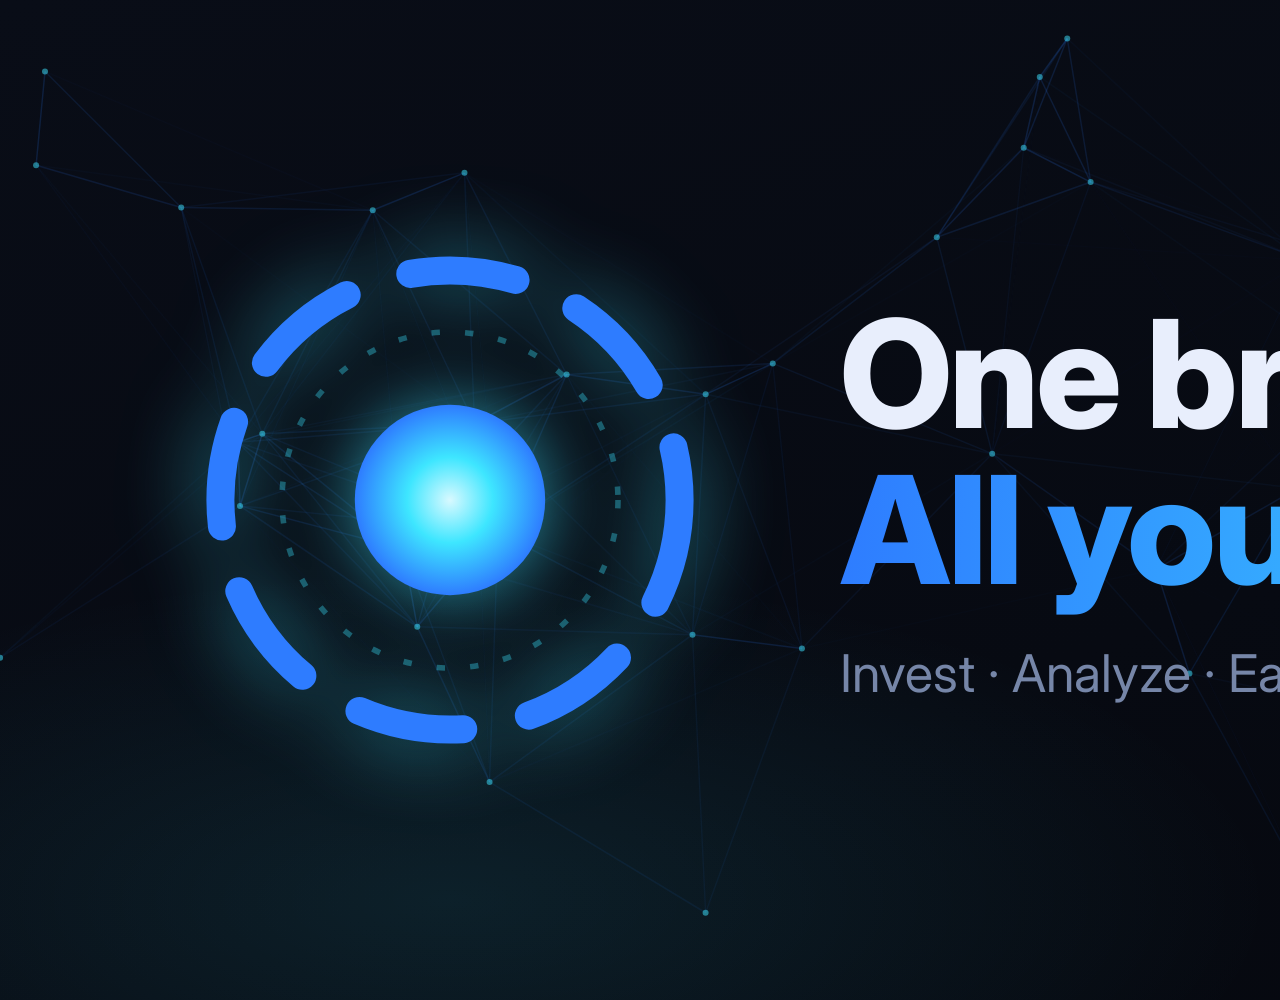
<file: _studio/out/cortex-banner.html>
<!doctype html><html><head><meta charset="utf-8"><link rel="preconnect" href="https://fonts.googleapis.com"><link rel="preconnect" href="https://fonts.gstatic.com" crossorigin>
<link href="https://fonts.googleapis.com/css2?family=Inter:wght@400;600;700;800&family=JetBrains+Mono:wght@400;600;700&display=swap" rel="stylesheet"><style>
:root{--bg:#05070d;--blue:#2e7cff;--cyan:#3ee6ff;--ink:#e8eefc;--dim:#7686a8;
  --grad:linear-gradient(92deg,#2e7cff,#3ee6ff)}
*{margin:0;padding:0;box-sizing:border-box}
html,body{font-family:'Inter',system-ui,sans-serif;color:var(--ink);background:var(--bg);overflow:hidden}
.stage{position:relative;overflow:hidden;background:
  radial-gradient(55% 70% at 80% 10%,rgba(46,124,255,.16),transparent 60%),
  radial-gradient(50% 60% at 15% 90%,rgba(62,230,255,.10),transparent 55%),
  linear-gradient(160deg,#090d17,#05070d)}
.grad{background:var(--grad);-webkit-background-clip:text;background-clip:text;color:transparent}
.mono{font-family:'JetBrains Mono',monospace}

  .stage{width:3000px;height:1000px}
  .wrap{position:absolute;inset:0;display:flex;align-items:center;padding:0 170px;gap:110px}
  .h{font-size:150px;font-weight:800;letter-spacing:-.02em;line-height:1.04}
  .s{font-size:52px;color:var(--dim);margin-top:34px}
  .tick{position:absolute;right:170px;bottom:80px;font-size:38px;letter-spacing:.28em;color:var(--cyan)}</style></head>
  <body><div class="stage"><svg style="position:absolute;inset:0" width="3000" height="1000"><line x1="0.11739553889138417" y1="657.6889407158312" x2="262.28961686710346" y2="433.86356180248015" stroke="rgba(46,124,255,0.026)" stroke-width="1.5"/><line x1="0.11739553889138417" y1="657.6889407158312" x2="239.9903527647212" y2="505.95297222302906" stroke="rgba(46,124,255,0.060)" stroke-width="1.5"/><line x1="0.11739553889138417" y1="657.6889407158312" x2="238.0155191002486" y2="442.276505959349" stroke="rgba(46,124,255,0.039)" stroke-width="1.5"/><line x1="2334.0798329254985" y1="293.25065961724647" x2="2497.4216681427424" y2="388.6588250234066" stroke="rgba(46,124,255,0.113)" stroke-width="1.5"/><line x1="2334.0798329254985" y1="293.25065961724647" x2="2216.463749397762" y2="368.7453760619952" stroke="rgba(46,124,255,0.141)" stroke-width="1.5"/><line x1="2334.0798329254985" y1="293.25065961724647" x2="1946.2109054188295" y2="322.2291247557053" stroke="rgba(46,124,255,0.001)" stroke-width="1.5"/><line x1="2334.0798329254985" y1="293.25065961724647" x2="2114.6993074168913" y2="250.41991856434382" stroke="rgba(46,124,255,0.094)" stroke-width="1.5"/><line x1="2334.0798329254985" y1="293.25065961724647" x2="2265.2287205053626" y2="566.3685112103674" stroke="rgba(46,124,255,0.061)" stroke-width="1.5"/><line x1="2334.0798329254985" y1="293.25065961724647" x2="2059.5596335174328" y2="339.58684249761836" stroke="rgba(46,124,255,0.063)" stroke-width="1.5"/><line x1="2334.0798329254985" y1="293.25065961724647" x2="2016.747617170563" y2="492.4005952162671" stroke="rgba(46,124,255,0.009)" stroke-width="1.5"/><line x1="2334.0798329254985" y1="293.25065961724647" x2="2318.7577236996767" y2="453.68740682196216" stroke="rgba(46,124,255,0.129)" stroke-width="1.5"/><line x1="2334.0798329254985" y1="293.25065961724647" x2="2396.512838265166" y2="63.75757421541846" stroke="rgba(46,124,255,0.086)" stroke-width="1.5"/><line x1="2334.0798329254985" y1="293.25065961724647" x2="2068.4594908116665" y2="199.55402389147972" stroke="rgba(46,124,255,0.061)" stroke-width="1.5"/><line x1="2334.0798329254985" y1="293.25065961724647" x2="2255.0258935685392" y2="406.73106881171975" stroke="rgba(46,124,255,0.142)" stroke-width="1.5"/><line x1="1991.5085611825384" y1="94.79593164045174" x2="2216.463749397762" y2="368.7453760619952" stroke="rgba(46,124,255,0.020)" stroke-width="1.5"/><line x1="1991.5085611825384" y1="94.79593164045174" x2="1946.2109054188295" y2="322.2291247557053" stroke="rgba(46,124,255,0.089)" stroke-width="1.5"/><line x1="1991.5085611825384" y1="94.79593164045174" x2="2114.6993074168913" y2="250.41991856434382" stroke="rgba(46,124,255,0.108)" stroke-width="1.5"/><line x1="1991.5085611825384" y1="94.79593164045174" x2="2059.5596335174328" y2="339.58684249761836" stroke="rgba(46,124,255,0.077)" stroke-width="1.5"/><line x1="1991.5085611825384" y1="94.79593164045174" x2="2068.4594908116665" y2="199.55402389147972" stroke="rgba(46,124,255,0.147)" stroke-width="1.5"/><line x1="705.6692432172919" y1="394.32358434159477" x2="464.48019168548296" y2="172.86055263730722" stroke="rgba(46,124,255,0.035)" stroke-width="1.5"/><line x1="705.6692432172919" y1="394.32358434159477" x2="801.924525667878" y2="648.5009666758128" stroke="rgba(46,124,255,0.067)" stroke-width="1.5"/><line x1="705.6692432172919" y1="394.32358434159477" x2="692.5033576285947" y2="634.6438879308495" stroke="rgba(46,124,255,0.084)" stroke-width="1.5"/><line x1="705.6692432172919" y1="394.32358434159477" x2="936.7949049625521" y2="237.32256853828326" stroke="rgba(46,124,255,0.062)" stroke-width="1.5"/><line x1="705.6692432172919" y1="394.32358434159477" x2="772.7786213032803" y2="363.4294147432919" stroke="rgba(46,124,255,0.178)" stroke-width="1.5"/><line x1="705.6692432172919" y1="394.32358434159477" x2="474.5207715195234" y2="423.5356428770049" stroke="rgba(46,124,255,0.089)" stroke-width="1.5"/><line x1="705.6692432172919" y1="394.32358434159477" x2="566.6165051826353" y2="374.53420151701863" stroke="rgba(46,124,255,0.141)" stroke-width="1.5"/><line x1="705.6692432172919" y1="394.32358434159477" x2="992.1676083431429" y2="453.6644744005354" stroke="rgba(46,124,255,0.055)" stroke-width="1.5"/><line x1="705.6692432172919" y1="394.32358434159477" x2="417.25950381590957" y2="626.8268779976418" stroke="rgba(46,124,255,0.011)" stroke-width="1.5"/><line x1="705.6692432172919" y1="394.32358434159477" x2="497.9231765018418" y2="531.6091554852245" stroke="rgba(46,124,255,0.080)" stroke-width="1.5"/><line x1="705.6692432172919" y1="394.32358434159477" x2="372.7393701545612" y2="210.19806256992652" stroke="rgba(46,124,255,0.005)" stroke-width="1.5"/><line x1="705.6692432172919" y1="394.32358434159477" x2="403.1443621046582" y2="549.0979643301563" stroke="rgba(46,124,255,0.028)" stroke-width="1.5"/><line x1="1189.4460875491825" y1="673.4644797041382" x2="801.924525667878" y2="648.5009666758128" stroke="rgba(46,124,255,0.001)" stroke-width="1.5"/><line x1="1189.4460875491825" y1="673.4644797041382" x2="1297.7607451834533" y2="488.2814327665984" stroke="rgba(46,124,255,0.099)" stroke-width="1.5"/><line x1="1189.4460875491825" y1="673.4644797041382" x2="992.1676083431429" y2="453.6644744005354" stroke="rgba(46,124,255,0.053)" stroke-width="1.5"/><line x1="1189.4460875491825" y1="673.4644797041382" x2="1156.2270043213978" y2="569.0872099106606" stroke="rgba(46,124,255,0.158)" stroke-width="1.5"/><line x1="1189.4460875491825" y1="673.4644797041382" x2="1308.185572413814" y2="891.6385196576074" stroke="rgba(46,124,255,0.080)" stroke-width="1.5"/><line x1="1189.4460875491825" y1="673.4644797041382" x2="1364.8550498135644" y2="372.9407388590932" stroke="rgba(46,124,255,0.024)" stroke-width="1.5"/><line x1="1189.4460875491825" y1="673.4644797041382" x2="1496.1154872999132" y2="737.6650165476208" stroke="rgba(46,124,255,0.043)" stroke-width="1.5"/><line x1="2752.531162347892" y1="597.0818603397728" x2="2751.2347613234233" y2="334.2111875928059" stroke="rgba(46,124,255,0.072)" stroke-width="1.5"/><line x1="2752.531162347892" y1="597.0818603397728" x2="2834.6496428524374" y2="652.1824736391113" stroke="rgba(46,124,255,0.164)" stroke-width="1.5"/><line x1="2752.531162347892" y1="597.0818603397728" x2="2865.560783010703" y2="826.6933536281313" stroke="rgba(46,124,255,0.076)" stroke-width="1.5"/><line x1="2752.531162347892" y1="597.0818603397728" x2="2497.4216681427424" y2="388.6588250234066" stroke="rgba(46,124,255,0.034)" stroke-width="1.5"/><line x1="2752.531162347892" y1="597.0818603397728" x2="2799.631680268623" y2="469.8834249143877" stroke="rgba(46,124,255,0.143)" stroke-width="1.5"/><line x1="2752.531162347892" y1="597.0818603397728" x2="2991.8681848756355" y2="442.8610682687075" stroke="rgba(46,124,255,0.059)" stroke-width="1.5"/><line x1="2752.531162347892" y1="597.0818603397728" x2="2866.703737930722" y2="229.90780055052966" stroke="rgba(46,124,255,0.003)" stroke-width="1.5"/><line x1="2752.531162347892" y1="597.0818603397728" x2="2713.4386322989308" y2="587.6976827102237" stroke="rgba(46,124,255,0.197)" stroke-width="1.5"/><line x1="2752.531162347892" y1="597.0818603397728" x2="2787.220555724213" y2="938.6266856168521" stroke="rgba(46,124,255,0.026)" stroke-width="1.5"/><line x1="2752.531162347892" y1="597.0818603397728" x2="2807.7993475868366" y2="227.87829731957908" stroke="rgba(46,124,255,0.009)" stroke-width="1.5"/><line x1="464.48019168548296" y1="172.86055263730722" x2="262.28961686710346" y2="433.86356180248015" stroke="rgba(46,124,255,0.034)" stroke-width="1.5"/><line x1="464.48019168548296" y1="172.86055263730722" x2="772.7786213032803" y2="363.4294147432919" stroke="rgba(46,124,255,0.016)" stroke-width="1.5"/><line x1="464.48019168548296" y1="172.86055263730722" x2="474.5207715195234" y2="423.5356428770049" stroke="rgba(46,124,255,0.078)" stroke-width="1.5"/><line x1="464.48019168548296" y1="172.86055263730722" x2="566.6165051826353" y2="374.53420151701863" stroke="rgba(46,124,255,0.092)" stroke-width="1.5"/><line x1="464.48019168548296" y1="172.86055263730722" x2="238.0155191002486" y2="442.276505959349" stroke="rgba(46,124,255,0.021)" stroke-width="1.5"/><line x1="464.48019168548296" y1="172.86055263730722" x2="497.9231765018418" y2="531.6091554852245" stroke="rgba(46,124,255,0.017)" stroke-width="1.5"/><line x1="464.48019168548296" y1="172.86055263730722" x2="181.21155825499983" y2="207.553197260738" stroke="rgba(46,124,255,0.059)" stroke-width="1.5"/><line x1="464.48019168548296" y1="172.86055263730722" x2="372.7393701545612" y2="210.19806256992652" stroke="rgba(46,124,255,0.164)" stroke-width="1.5"/><line x1="464.48019168548296" y1="172.86055263730722" x2="403.1443621046582" y2="549.0979643301563" stroke="rgba(46,124,255,0.005)" stroke-width="1.5"/><line x1="801.924525667878" y1="648.5009666758128" x2="692.5033576285947" y2="634.6438879308495" stroke="rgba(46,124,255,0.158)" stroke-width="1.5"/><line x1="801.924525667878" y1="648.5009666758128" x2="489.5785183131595" y2="782.0524297571054" stroke="rgba(46,124,255,0.028)" stroke-width="1.5"/><line x1="801.924525667878" y1="648.5009666758128" x2="705.58328400626" y2="912.7514310706181" stroke="rgba(46,124,255,0.061)" stroke-width="1.5"/><line x1="801.924525667878" y1="648.5009666758128" x2="772.7786213032803" y2="363.4294147432919" stroke="rgba(46,124,255,0.058)" stroke-width="1.5"/><line x1="801.924525667878" y1="648.5009666758128" x2="566.6165051826353" y2="374.53420151701863" stroke="rgba(46,124,255,0.016)" stroke-width="1.5"/><line x1="801.924525667878" y1="648.5009666758128" x2="992.1676083431429" y2="453.6644744005354" stroke="rgba(46,124,255,0.066)" stroke-width="1.5"/><line x1="801.924525667878" y1="648.5009666758128" x2="1156.2270043213978" y2="569.0872099106606" stroke="rgba(46,124,255,0.015)" stroke-width="1.5"/><line x1="801.924525667878" y1="648.5009666758128" x2="417.25950381590957" y2="626.8268779976418" stroke="rgba(46,124,255,0.003)" stroke-width="1.5"/><line x1="801.924525667878" y1="648.5009666758128" x2="497.9231765018418" y2="531.6091554852245" stroke="rgba(46,124,255,0.036)" stroke-width="1.5"/><line x1="1067.2407611586343" y1="38.490931055737164" x2="1379.4733613633891" y2="269.59481149427353" stroke="rgba(46,124,255,0.001)" stroke-width="1.5"/><line x1="1067.2407611586343" y1="38.490931055737164" x2="936.7949049625521" y2="237.32256853828326" stroke="rgba(46,124,255,0.086)" stroke-width="1.5"/><line x1="1067.2407611586343" y1="38.490931055737164" x2="1090.6495014627694" y2="182.05702825545194" stroke="rgba(46,124,255,0.138)" stroke-width="1.5"/><line x1="1067.2407611586343" y1="38.490931055737164" x2="1023.7069763353593" y2="147.71708946103095" stroke="rgba(46,124,255,0.154)" stroke-width="1.5"/><line x1="1067.2407611586343" y1="38.490931055737164" x2="1039.7590836695206" y2="76.97307787694646" stroke="rgba(46,124,255,0.193)" stroke-width="1.5"/><line x1="1067.2407611586343" y1="38.490931055737164" x2="1304.859932188345" y2="260.2934298386301" stroke="rgba(46,124,255,0.037)" stroke-width="1.5"/><line x1="2751.2347613234233" y1="334.2111875928059" x2="2834.6496428524374" y2="652.1824736391113" stroke="rgba(46,124,255,0.035)" stroke-width="1.5"/><line x1="2751.2347613234233" y1="334.2111875928059" x2="2497.4216681427424" y2="388.6588250234066" stroke="rgba(46,124,255,0.074)" stroke-width="1.5"/><line x1="2751.2347613234233" y1="334.2111875928059" x2="2799.631680268623" y2="469.8834249143877" stroke="rgba(46,124,255,0.139)" stroke-width="1.5"/><line x1="2751.2347613234233" y1="334.2111875928059" x2="2991.8681848756355" y2="442.8610682687075" stroke="rgba(46,124,255,0.071)" stroke-width="1.5"/><line x1="2751.2347613234233" y1="334.2111875928059" x2="2866.703737930722" y2="229.90780055052966" stroke="rgba(46,124,255,0.132)" stroke-width="1.5"/><line x1="2751.2347613234233" y1="334.2111875928059" x2="2713.4386322989308" y2="587.6976827102237" stroke="rgba(46,124,255,0.075)" stroke-width="1.5"/><line x1="2751.2347613234233" y1="334.2111875928059" x2="2807.7993475868366" y2="227.87829731957908" stroke="rgba(46,124,255,0.152)" stroke-width="1.5"/><line x1="262.28961686710346" y1="433.86356180248015" x2="239.9903527647212" y2="505.95297222302906" stroke="rgba(46,124,255,0.177)" stroke-width="1.5"/><line x1="262.28961686710346" y1="433.86356180248015" x2="474.5207715195234" y2="423.5356428770049" stroke="rgba(46,124,255,0.100)" stroke-width="1.5"/><line x1="262.28961686710346" y1="433.86356180248015" x2="566.6165051826353" y2="374.53420151701863" stroke="rgba(46,124,255,0.045)" stroke-width="1.5"/><line x1="262.28961686710346" y1="433.86356180248015" x2="417.25950381590957" y2="626.8268779976418" stroke="rgba(46,124,255,0.080)" stroke-width="1.5"/><line x1="262.28961686710346" y1="433.86356180248015" x2="238.0155191002486" y2="442.276505959349" stroke="rgba(46,124,255,0.206)" stroke-width="1.5"/><line x1="262.28961686710346" y1="433.86356180248015" x2="497.9231765018418" y2="531.6091554852245" stroke="rgba(46,124,255,0.076)" stroke-width="1.5"/><line x1="262.28961686710346" y1="433.86356180248015" x2="181.21155825499983" y2="207.553197260738" stroke="rgba(46,124,255,0.084)" stroke-width="1.5"/><line x1="262.28961686710346" y1="433.86356180248015" x2="36.08590505834944" y2="165.26877189300433" stroke="rgba(46,124,255,0.022)" stroke-width="1.5"/><line x1="262.28961686710346" y1="433.86356180248015" x2="372.7393701545612" y2="210.19806256992652" stroke="rgba(46,124,255,0.079)" stroke-width="1.5"/><line x1="262.28961686710346" y1="433.86356180248015" x2="403.1443621046582" y2="549.0979643301563" stroke="rgba(46,124,255,0.117)" stroke-width="1.5"/><line x1="2834.6496428524374" y1="652.1824736391113" x2="2865.560783010703" y2="826.6933536281313" stroke="rgba(46,124,255,0.120)" stroke-width="1.5"/><line x1="2834.6496428524374" y1="652.1824736391113" x2="2799.631680268623" y2="469.8834249143877" stroke="rgba(46,124,255,0.115)" stroke-width="1.5"/><line x1="2834.6496428524374" y1="652.1824736391113" x2="2991.8681848756355" y2="442.8610682687075" stroke="rgba(46,124,255,0.072)" stroke-width="1.5"/><line x1="2834.6496428524374" y1="652.1824736391113" x2="2713.4386322989308" y2="587.6976827102237" stroke="rgba(46,124,255,0.143)" stroke-width="1.5"/><line x1="2834.6496428524374" y1="652.1824736391113" x2="2787.220555724213" y2="938.6266856168521" stroke="rgba(46,124,255,0.056)" stroke-width="1.5"/><line x1="692.5033576285947" y1="634.6438879308495" x2="489.5785183131595" y2="782.0524297571054" stroke="rgba(46,124,255,0.079)" stroke-width="1.5"/><line x1="692.5033576285947" y1="634.6438879308495" x2="705.58328400626" y2="912.7514310706181" stroke="rgba(46,124,255,0.063)" stroke-width="1.5"/><line x1="692.5033576285947" y1="634.6438879308495" x2="772.7786213032803" y2="363.4294147432919" stroke="rgba(46,124,255,0.060)" stroke-width="1.5"/><line x1="692.5033576285947" y1="634.6438879308495" x2="474.5207715195234" y2="423.5356428770049" stroke="rgba(46,124,255,0.049)" stroke-width="1.5"/><line x1="692.5033576285947" y1="634.6438879308495" x2="566.6165051826353" y2="374.53420151701863" stroke="rgba(46,124,255,0.057)" stroke-width="1.5"/><line x1="692.5033576285947" y1="634.6438879308495" x2="992.1676083431429" y2="453.6644744005354" stroke="rgba(46,124,255,0.023)" stroke-width="1.5"/><line x1="692.5033576285947" y1="634.6438879308495" x2="417.25950381590957" y2="626.8268779976418" stroke="rgba(46,124,255,0.065)" stroke-width="1.5"/><line x1="692.5033576285947" y1="634.6438879308495" x2="497.9231765018418" y2="531.6091554852245" stroke="rgba(46,124,255,0.096)" stroke-width="1.5"/><line x1="692.5033576285947" y1="634.6438879308495" x2="403.1443621046582" y2="549.0979643301563" stroke="rgba(46,124,255,0.050)" stroke-width="1.5"/><line x1="1379.4733613633891" y1="269.59481149427353" x2="1090.6495014627694" y2="182.05702825545194" stroke="rgba(46,124,255,0.050)" stroke-width="1.5"/><line x1="1379.4733613633891" y1="269.59481149427353" x2="1297.7607451834533" y2="488.2814327665984" stroke="rgba(46,124,255,0.088)" stroke-width="1.5"/><line x1="1379.4733613633891" y1="269.59481149427353" x2="1638.1215246571794" y2="302.82163773794736" stroke="rgba(46,124,255,0.073)" stroke-width="1.5"/><line x1="1379.4733613633891" y1="269.59481149427353" x2="1569.7963850432056" y2="522.6144737203673" stroke="rgba(46,124,255,0.041)" stroke-width="1.5"/><line x1="1379.4733613633891" y1="269.59481149427353" x2="1156.2270043213978" y2="569.0872099106606" stroke="rgba(46,124,255,0.009)" stroke-width="1.5"/><line x1="1379.4733613633891" y1="269.59481149427353" x2="1023.7069763353593" y2="147.71708946103095" stroke="rgba(46,124,255,0.008)" stroke-width="1.5"/><line x1="1379.4733613633891" y1="269.59481149427353" x2="1364.8550498135644" y2="372.9407388590932" stroke="rgba(46,124,255,0.161)" stroke-width="1.5"/><line x1="1379.4733613633891" y1="269.59481149427353" x2="1304.859932188345" y2="260.2934298386301" stroke="rgba(46,124,255,0.178)" stroke-width="1.5"/><line x1="239.9903527647212" y1="505.95297222302906" x2="489.5785183131595" y2="782.0524297571054" stroke="rgba(46,124,255,0.010)" stroke-width="1.5"/><line x1="239.9903527647212" y1="505.95297222302906" x2="474.5207715195234" y2="423.5356428770049" stroke="rgba(46,124,255,0.080)" stroke-width="1.5"/><line x1="239.9903527647212" y1="505.95297222302906" x2="566.6165051826353" y2="374.53420151701863" stroke="rgba(46,124,255,0.021)" stroke-width="1.5"/><line x1="239.9903527647212" y1="505.95297222302906" x2="417.25950381590957" y2="626.8268779976418" stroke="rgba(46,124,255,0.099)" stroke-width="1.5"/><line x1="239.9903527647212" y1="505.95297222302906" x2="238.0155191002486" y2="442.276505959349" stroke="rgba(46,124,255,0.184)" stroke-width="1.5"/><line x1="239.9903527647212" y1="505.95297222302906" x2="497.9231765018418" y2="531.6091554852245" stroke="rgba(46,124,255,0.074)" stroke-width="1.5"/><line x1="239.9903527647212" y1="505.95297222302906" x2="181.21155825499983" y2="207.553197260738" stroke="rgba(46,124,255,0.048)" stroke-width="1.5"/><line x1="239.9903527647212" y1="505.95297222302906" x2="372.7393701545612" y2="210.19806256992652" stroke="rgba(46,124,255,0.037)" stroke-width="1.5"/><line x1="239.9903527647212" y1="505.95297222302906" x2="403.1443621046582" y2="549.0979643301563" stroke="rgba(46,124,255,0.125)" stroke-width="1.5"/><line x1="1654.8124573448733" y1="810.9901984273409" x2="1839.906011633531" y2="766.7791749196031" stroke="rgba(46,124,255,0.113)" stroke-width="1.5"/><line x1="1654.8124573448733" y1="810.9901984273409" x2="1569.7963850432056" y2="522.6144737203673" stroke="rgba(46,124,255,0.050)" stroke-width="1.5"/><line x1="1654.8124573448733" y1="810.9901984273409" x2="1744.3794546389856" y2="595.1647058106795" stroke="rgba(46,124,255,0.088)" stroke-width="1.5"/><line x1="1654.8124573448733" y1="810.9901984273409" x2="1510.6064218611486" y2="920.7107401083739" stroke="rgba(46,124,255,0.118)" stroke-width="1.5"/><line x1="1654.8124573448733" y1="810.9901984273409" x2="1308.185572413814" y2="891.6385196576074" stroke="rgba(46,124,255,0.019)" stroke-width="1.5"/><line x1="1654.8124573448733" y1="810.9901984273409" x2="1720.649515614216" y2="652.1363093760499" stroke="rgba(46,124,255,0.123)" stroke-width="1.5"/><line x1="1654.8124573448733" y1="810.9901984273409" x2="1496.1154872999132" y2="737.6650165476208" stroke="rgba(46,124,255,0.121)" stroke-width="1.5"/><line x1="936.7949049625521" y1="237.32256853828326" x2="772.7786213032803" y2="363.4294147432919" stroke="rgba(46,124,255,0.103)" stroke-width="1.5"/><line x1="936.7949049625521" y1="237.32256853828326" x2="1090.6495014627694" y2="182.05702825545194" stroke="rgba(46,124,255,0.128)" stroke-width="1.5"/><line x1="936.7949049625521" y1="237.32256853828326" x2="992.1676083431429" y2="453.6644744005354" stroke="rgba(46,124,255,0.094)" stroke-width="1.5"/><line x1="936.7949049625521" y1="237.32256853828326" x2="1023.7069763353593" y2="147.71708946103095" stroke="rgba(46,124,255,0.150)" stroke-width="1.5"/><line x1="936.7949049625521" y1="237.32256853828326" x2="1039.7590836695206" y2="76.97307787694646" stroke="rgba(46,124,255,0.113)" stroke-width="1.5"/><line x1="936.7949049625521" y1="237.32256853828326" x2="1304.859932188345" y2="260.2934298386301" stroke="rgba(46,124,255,0.012)" stroke-width="1.5"/><line x1="2041.2282687803863" y1="641.1711306502908" x2="1839.906011633531" y2="766.7791749196031" stroke="rgba(46,124,255,0.086)" stroke-width="1.5"/><line x1="2041.2282687803863" y1="641.1711306502908" x2="1744.3794546389856" y2="595.1647058106795" stroke="rgba(46,124,255,0.051)" stroke-width="1.5"/><line x1="2041.2282687803863" y1="641.1711306502908" x2="2216.463749397762" y2="368.7453760619952" stroke="rgba(46,124,255,0.037)" stroke-width="1.5"/><line x1="2041.2282687803863" y1="641.1711306502908" x2="1946.2109054188295" y2="322.2291247557053" stroke="rgba(46,124,255,0.032)" stroke-width="1.5"/><line x1="2041.2282687803863" y1="641.1711306502908" x2="2043.3677146413213" y2="627.0599922291283" stroke="rgba(46,124,255,0.212)" stroke-width="1.5"/><line x1="2041.2282687803863" y1="641.1711306502908" x2="2265.2287205053626" y2="566.3685112103674" stroke="rgba(46,124,255,0.087)" stroke-width="1.5"/><line x1="2041.2282687803863" y1="641.1711306502908" x2="2059.5596335174328" y2="339.58684249761836" stroke="rgba(46,124,255,0.050)" stroke-width="1.5"/><line x1="2041.2282687803863" y1="641.1711306502908" x2="2305.799656224344" y2="858.2740541818896" stroke="rgba(46,124,255,0.027)" stroke-width="1.5"/><line x1="2041.2282687803863" y1="641.1711306502908" x2="2016.747617170563" y2="492.4005952162671" stroke="rgba(46,124,255,0.135)" stroke-width="1.5"/><line x1="2041.2282687803863" y1="641.1711306502908" x2="2330.411399402847" y2="741.4632545511532" stroke="rgba(46,124,255,0.047)" stroke-width="1.5"/><line x1="2041.2282687803863" y1="641.1711306502908" x2="2318.7577236996767" y2="453.68740682196216" stroke="rgba(46,124,255,0.031)" stroke-width="1.5"/><line x1="2041.2282687803863" y1="641.1711306502908" x2="1720.649515614216" y2="652.1363093760499" stroke="rgba(46,124,255,0.039)" stroke-width="1.5"/><line x1="2041.2282687803863" y1="641.1711306502908" x2="2255.0258935685392" y2="406.73106881171975" stroke="rgba(46,124,255,0.041)" stroke-width="1.5"/><line x1="489.5785183131595" y1="782.0524297571054" x2="705.58328400626" y2="912.7514310706181" stroke="rgba(46,124,255,0.078)" stroke-width="1.5"/><line x1="489.5785183131595" y1="782.0524297571054" x2="474.5207715195234" y2="423.5356428770049" stroke="rgba(46,124,255,0.018)" stroke-width="1.5"/><line x1="489.5785183131595" y1="782.0524297571054" x2="417.25950381590957" y2="626.8268779976418" stroke="rgba(46,124,255,0.123)" stroke-width="1.5"/><line x1="489.5785183131595" y1="782.0524297571054" x2="497.9231765018418" y2="531.6091554852245" stroke="rgba(46,124,255,0.079)" stroke-width="1.5"/><line x1="489.5785183131595" y1="782.0524297571054" x2="403.1443621046582" y2="549.0979643301563" stroke="rgba(46,124,255,0.080)" stroke-width="1.5"/><line x1="2865.560783010703" y1="826.6933536281313" x2="2799.631680268623" y2="469.8834249143877" stroke="rgba(46,124,255,0.015)" stroke-width="1.5"/><line x1="2865.560783010703" y1="826.6933536281313" x2="2713.4386322989308" y2="587.6976827102237" stroke="rgba(46,124,255,0.060)" stroke-width="1.5"/><line x1="2865.560783010703" y1="826.6933536281313" x2="2787.220555724213" y2="938.6266856168521" stroke="rgba(46,124,255,0.143)" stroke-width="1.5"/><line x1="1839.906011633531" y1="766.7791749196031" x2="1569.7963850432056" y2="522.6144737203673" stroke="rgba(46,124,255,0.015)" stroke-width="1.5"/><line x1="1839.906011633531" y1="766.7791749196031" x2="1744.3794546389856" y2="595.1647058106795" stroke="rgba(46,124,255,0.109)" stroke-width="1.5"/><line x1="1839.906011633531" y1="766.7791749196031" x2="1510.6064218611486" y2="920.7107401083739" stroke="rgba(46,124,255,0.015)" stroke-width="1.5"/><line x1="1839.906011633531" y1="766.7791749196031" x2="2043.3677146413213" y2="627.0599922291283" stroke="rgba(46,124,255,0.081)" stroke-width="1.5"/><line x1="1839.906011633531" y1="766.7791749196031" x2="2016.747617170563" y2="492.4005952162671" stroke="rgba(46,124,255,0.036)" stroke-width="1.5"/><line x1="1839.906011633531" y1="766.7791749196031" x2="1720.649515614216" y2="652.1363093760499" stroke="rgba(46,124,255,0.127)" stroke-width="1.5"/><line x1="1839.906011633531" y1="766.7791749196031" x2="1496.1154872999132" y2="737.6650165476208" stroke="rgba(46,124,255,0.025)" stroke-width="1.5"/><line x1="772.7786213032803" y1="363.4294147432919" x2="474.5207715195234" y2="423.5356428770049" stroke="rgba(46,124,255,0.048)" stroke-width="1.5"/><line x1="772.7786213032803" y1="363.4294147432919" x2="1090.6495014627694" y2="182.05702825545194" stroke="rgba(46,124,255,0.014)" stroke-width="1.5"/><line x1="772.7786213032803" y1="363.4294147432919" x2="566.6165051826353" y2="374.53420151701863" stroke="rgba(46,124,255,0.104)" stroke-width="1.5"/><line x1="772.7786213032803" y1="363.4294147432919" x2="992.1676083431429" y2="453.6644744005354" stroke="rgba(46,124,255,0.086)" stroke-width="1.5"/><line x1="772.7786213032803" y1="363.4294147432919" x2="1023.7069763353593" y2="147.71708946103095" stroke="rgba(46,124,255,0.033)" stroke-width="1.5"/><line x1="772.7786213032803" y1="363.4294147432919" x2="497.9231765018418" y2="531.6091554852245" stroke="rgba(46,124,255,0.038)" stroke-width="1.5"/><line x1="474.5207715195234" y1="423.5356428770049" x2="566.6165051826353" y2="374.53420151701863" stroke="rgba(46,124,255,0.161)" stroke-width="1.5"/><line x1="474.5207715195234" y1="423.5356428770049" x2="417.25950381590957" y2="626.8268779976418" stroke="rgba(46,124,255,0.101)" stroke-width="1.5"/><line x1="474.5207715195234" y1="423.5356428770049" x2="238.0155191002486" y2="442.276505959349" stroke="rgba(46,124,255,0.086)" stroke-width="1.5"/><line x1="474.5207715195234" y1="423.5356428770049" x2="497.9231765018418" y2="531.6091554852245" stroke="rgba(46,124,255,0.158)" stroke-width="1.5"/><line x1="474.5207715195234" y1="423.5356428770049" x2="181.21155825499983" y2="207.553197260738" stroke="rgba(46,124,255,0.015)" stroke-width="1.5"/><line x1="474.5207715195234" y1="423.5356428770049" x2="372.7393701545612" y2="210.19806256992652" stroke="rgba(46,124,255,0.087)" stroke-width="1.5"/><line x1="474.5207715195234" y1="423.5356428770049" x2="403.1443621046582" y2="549.0979643301563" stroke="rgba(46,124,255,0.139)" stroke-width="1.5"/><line x1="1090.6495014627694" y1="182.05702825545194" x2="1297.7607451834533" y2="488.2814327665984" stroke="rgba(46,124,255,0.011)" stroke-width="1.5"/><line x1="1090.6495014627694" y1="182.05702825545194" x2="992.1676083431429" y2="453.6644744005354" stroke="rgba(46,124,255,0.057)" stroke-width="1.5"/><line x1="1090.6495014627694" y1="182.05702825545194" x2="1023.7069763353593" y2="147.71708946103095" stroke="rgba(46,124,255,0.178)" stroke-width="1.5"/><line x1="1090.6495014627694" y1="182.05702825545194" x2="1039.7590836695206" y2="76.97307787694646" stroke="rgba(46,124,255,0.154)" stroke-width="1.5"/><line x1="1090.6495014627694" y1="182.05702825545194" x2="1364.8550498135644" y2="372.9407388590932" stroke="rgba(46,124,255,0.032)" stroke-width="1.5"/><line x1="1090.6495014627694" y1="182.05702825545194" x2="1304.859932188345" y2="260.2934298386301" stroke="rgba(46,124,255,0.091)" stroke-width="1.5"/><line x1="2497.4216681427424" y1="388.6588250234066" x2="2799.631680268623" y2="469.8834249143877" stroke="rgba(46,124,255,0.043)" stroke-width="1.5"/><line x1="2497.4216681427424" y1="388.6588250234066" x2="2216.463749397762" y2="368.7453760619952" stroke="rgba(46,124,255,0.061)" stroke-width="1.5"/><line x1="2497.4216681427424" y1="388.6588250234066" x2="2265.2287205053626" y2="566.3685112103674" stroke="rgba(46,124,255,0.055)" stroke-width="1.5"/><line x1="2497.4216681427424" y1="388.6588250234066" x2="2318.7577236996767" y2="453.68740682196216" stroke="rgba(46,124,255,0.113)" stroke-width="1.5"/><line x1="2497.4216681427424" y1="388.6588250234066" x2="2396.512838265166" y2="63.75757421541846" stroke="rgba(46,124,255,0.028)" stroke-width="1.5"/><line x1="2497.4216681427424" y1="388.6588250234066" x2="2713.4386322989308" y2="587.6976827102237" stroke="rgba(46,124,255,0.054)" stroke-width="1.5"/><line x1="2497.4216681427424" y1="388.6588250234066" x2="2255.0258935685392" y2="406.73106881171975" stroke="rgba(46,124,255,0.083)" stroke-width="1.5"/><line x1="2497.4216681427424" y1="388.6588250234066" x2="2807.7993475868366" y2="227.87829731957908" stroke="rgba(46,124,255,0.023)" stroke-width="1.5"/><line x1="566.6165051826353" y1="374.53420151701863" x2="417.25950381590957" y2="626.8268779976418" stroke="rgba(46,124,255,0.055)" stroke-width="1.5"/><line x1="566.6165051826353" y1="374.53420151701863" x2="238.0155191002486" y2="442.276505959349" stroke="rgba(46,124,255,0.031)" stroke-width="1.5"/><line x1="566.6165051826353" y1="374.53420151701863" x2="497.9231765018418" y2="531.6091554852245" stroke="rgba(46,124,255,0.123)" stroke-width="1.5"/><line x1="566.6165051826353" y1="374.53420151701863" x2="372.7393701545612" y2="210.19806256992652" stroke="rgba(46,124,255,0.077)" stroke-width="1.5"/><line x1="566.6165051826353" y1="374.53420151701863" x2="403.1443621046582" y2="549.0979643301563" stroke="rgba(46,124,255,0.085)" stroke-width="1.5"/><line x1="2388.9746895939925" y1="832.5360020774118" x2="2422.7139327780874" y2="851.0227337717184" stroke="rgba(46,124,255,0.198)" stroke-width="1.5"/><line x1="2388.9746895939925" y1="832.5360020774118" x2="2265.2287205053626" y2="566.3685112103674" stroke="rgba(46,124,255,0.054)" stroke-width="1.5"/><line x1="2388.9746895939925" y1="832.5360020774118" x2="2305.799656224344" y2="858.2740541818896" stroke="rgba(46,124,255,0.171)" stroke-width="1.5"/><line x1="2388.9746895939925" y1="832.5360020774118" x2="2330.411399402847" y2="741.4632545511532" stroke="rgba(46,124,255,0.159)" stroke-width="1.5"/><line x1="2388.9746895939925" y1="832.5360020774118" x2="2318.7577236996767" y2="453.68740682196216" stroke="rgba(46,124,255,0.003)" stroke-width="1.5"/><line x1="1297.7607451834533" y1="488.2814327665984" x2="1638.1215246571794" y2="302.82163773794736" stroke="rgba(46,124,255,0.001)" stroke-width="1.5"/><line x1="1297.7607451834533" y1="488.2814327665984" x2="1569.7963850432056" y2="522.6144737203673" stroke="rgba(46,124,255,0.065)" stroke-width="1.5"/><line x1="1297.7607451834533" y1="488.2814327665984" x2="992.1676083431429" y2="453.6644744005354" stroke="rgba(46,124,255,0.047)" stroke-width="1.5"/><line x1="1297.7607451834533" y1="488.2814327665984" x2="1156.2270043213978" y2="569.0872099106606" stroke="rgba(46,124,255,0.128)" stroke-width="1.5"/><line x1="1297.7607451834533" y1="488.2814327665984" x2="1364.8550498135644" y2="372.9407388590932" stroke="rgba(46,124,255,0.145)" stroke-width="1.5"/><line x1="1297.7607451834533" y1="488.2814327665984" x2="1304.859932188345" y2="260.2934298386301" stroke="rgba(46,124,255,0.091)" stroke-width="1.5"/><line x1="1297.7607451834533" y1="488.2814327665984" x2="1496.1154872999132" y2="737.6650165476208" stroke="rgba(46,124,255,0.040)" stroke-width="1.5"/><line x1="1638.1215246571794" y1="302.82163773794736" x2="1569.7963850432056" y2="522.6144737203673" stroke="rgba(46,124,255,0.090)" stroke-width="1.5"/><line x1="1638.1215246571794" y1="302.82163773794736" x2="1744.3794546389856" y2="595.1647058106795" stroke="rgba(46,124,255,0.045)" stroke-width="1.5"/><line x1="1638.1215246571794" y1="302.82163773794736" x2="1946.2109054188295" y2="322.2291247557053" stroke="rgba(46,124,255,0.046)" stroke-width="1.5"/><line x1="1638.1215246571794" y1="302.82163773794736" x2="1720.649515614216" y2="652.1363093760499" stroke="rgba(46,124,255,0.018)" stroke-width="1.5"/><line x1="1638.1215246571794" y1="302.82163773794736" x2="1364.8550498135644" y2="372.9407388590932" stroke="rgba(46,124,255,0.061)" stroke-width="1.5"/><line x1="1638.1215246571794" y1="302.82163773794736" x2="1304.859932188345" y2="260.2934298386301" stroke="rgba(46,124,255,0.030)" stroke-width="1.5"/><line x1="1569.7963850432056" y1="522.6144737203673" x2="1744.3794546389856" y2="595.1647058106795" stroke="rgba(46,124,255,0.113)" stroke-width="1.5"/><line x1="1569.7963850432056" y1="522.6144737203673" x2="1720.649515614216" y2="652.1363093760499" stroke="rgba(46,124,255,0.108)" stroke-width="1.5"/><line x1="1569.7963850432056" y1="522.6144737203673" x2="1364.8550498135644" y2="372.9407388590932" stroke="rgba(46,124,255,0.077)" stroke-width="1.5"/><line x1="1569.7963850432056" y1="522.6144737203673" x2="1304.859932188345" y2="260.2934298386301" stroke="rgba(46,124,255,0.010)" stroke-width="1.5"/><line x1="1569.7963850432056" y1="522.6144737203673" x2="1496.1154872999132" y2="737.6650165476208" stroke="rgba(46,124,255,0.092)" stroke-width="1.5"/><line x1="1744.3794546389856" y1="595.1647058106795" x2="1946.2109054188295" y2="322.2291247557053" stroke="rgba(46,124,255,0.029)" stroke-width="1.5"/><line x1="1744.3794546389856" y1="595.1647058106795" x2="2043.3677146413213" y2="627.0599922291283" stroke="rgba(46,124,255,0.050)" stroke-width="1.5"/><line x1="1744.3794546389856" y1="595.1647058106795" x2="2016.747617170563" y2="492.4005952162671" stroke="rgba(46,124,255,0.056)" stroke-width="1.5"/><line x1="1744.3794546389856" y1="595.1647058106795" x2="1720.649515614216" y2="652.1363093760499" stroke="rgba(46,124,255,0.185)" stroke-width="1.5"/><line x1="1744.3794546389856" y1="595.1647058106795" x2="1496.1154872999132" y2="737.6650165476208" stroke="rgba(46,124,255,0.059)" stroke-width="1.5"/><line x1="2799.631680268623" y1="469.8834249143877" x2="2991.8681848756355" y2="442.8610682687075" stroke="rgba(46,124,255,0.110)" stroke-width="1.5"/><line x1="2799.631680268623" y1="469.8834249143877" x2="2866.703737930722" y2="229.90780055052966" stroke="rgba(46,124,255,0.079)" stroke-width="1.5"/><line x1="2799.631680268623" y1="469.8834249143877" x2="2713.4386322989308" y2="587.6976827102237" stroke="rgba(46,124,255,0.138)" stroke-width="1.5"/><line x1="2799.631680268623" y1="469.8834249143877" x2="2807.7993475868366" y2="227.87829731957908" stroke="rgba(46,124,255,0.083)" stroke-width="1.5"/><line x1="992.1676083431429" y1="453.6644744005354" x2="1156.2270043213978" y2="569.0872099106606" stroke="rgba(46,124,255,0.107)" stroke-width="1.5"/><line x1="992.1676083431429" y1="453.6644744005354" x2="1023.7069763353593" y2="147.71708946103095" stroke="rgba(46,124,255,0.046)" stroke-width="1.5"/><line x1="992.1676083431429" y1="453.6644744005354" x2="1039.7590836695206" y2="76.97307787694646" stroke="rgba(46,124,255,0.006)" stroke-width="1.5"/><line x1="992.1676083431429" y1="453.6644744005354" x2="1364.8550498135644" y2="372.9407388590932" stroke="rgba(46,124,255,0.005)" stroke-width="1.5"/><line x1="992.1676083431429" y1="453.6644744005354" x2="1304.859932188345" y2="260.2934298386301" stroke="rgba(46,124,255,0.013)" stroke-width="1.5"/><line x1="2216.463749397762" y1="368.7453760619952" x2="1946.2109054188295" y2="322.2291247557053" stroke="rgba(46,124,255,0.065)" stroke-width="1.5"/><line x1="2216.463749397762" y1="368.7453760619952" x2="2114.6993074168913" y2="250.41991856434382" stroke="rgba(46,124,255,0.132)" stroke-width="1.5"/><line x1="2216.463749397762" y1="368.7453760619952" x2="2043.3677146413213" y2="627.0599922291283" stroke="rgba(46,124,255,0.045)" stroke-width="1.5"/><line x1="2216.463749397762" y1="368.7453760619952" x2="2265.2287205053626" y2="566.3685112103674" stroke="rgba(46,124,255,0.105)" stroke-width="1.5"/><line x1="2216.463749397762" y1="368.7453760619952" x2="2059.5596335174328" y2="339.58684249761836" stroke="rgba(46,124,255,0.130)" stroke-width="1.5"/><line x1="2216.463749397762" y1="368.7453760619952" x2="2016.747617170563" y2="492.4005952162671" stroke="rgba(46,124,255,0.087)" stroke-width="1.5"/><line x1="2216.463749397762" y1="368.7453760619952" x2="2330.411399402847" y2="741.4632545511532" stroke="rgba(46,124,255,0.000)" stroke-width="1.5"/><line x1="2216.463749397762" y1="368.7453760619952" x2="2318.7577236996767" y2="453.68740682196216" stroke="rgba(46,124,255,0.145)" stroke-width="1.5"/><line x1="2216.463749397762" y1="368.7453760619952" x2="2396.512838265166" y2="63.75757421541846" stroke="rgba(46,124,255,0.020)" stroke-width="1.5"/><line x1="2216.463749397762" y1="368.7453760619952" x2="2068.4594908116665" y2="199.55402389147972" stroke="rgba(46,124,255,0.093)" stroke-width="1.5"/><line x1="2216.463749397762" y1="368.7453760619952" x2="2255.0258935685392" y2="406.73106881171975" stroke="rgba(46,124,255,0.189)" stroke-width="1.5"/><line x1="1510.6064218611486" y1="920.7107401083739" x2="1308.185572413814" y2="891.6385196576074" stroke="rgba(46,124,255,0.105)" stroke-width="1.5"/><line x1="1510.6064218611486" y1="920.7107401083739" x2="1720.649515614216" y2="652.1363093760499" stroke="rgba(46,124,255,0.028)" stroke-width="1.5"/><line x1="1510.6064218611486" y1="920.7107401083739" x2="1496.1154872999132" y2="737.6650165476208" stroke="rgba(46,124,255,0.116)" stroke-width="1.5"/><line x1="1156.2270043213978" y1="569.0872099106606" x2="1308.185572413814" y2="891.6385196576074" stroke="rgba(46,124,255,0.019)" stroke-width="1.5"/><line x1="1156.2270043213978" y1="569.0872099106606" x2="1364.8550498135644" y2="372.9407388590932" stroke="rgba(46,124,255,0.058)" stroke-width="1.5"/><line x1="1156.2270043213978" y1="569.0872099106606" x2="1304.859932188345" y2="260.2934298386301" stroke="rgba(46,124,255,0.027)" stroke-width="1.5"/><line x1="1156.2270043213978" y1="569.0872099106606" x2="1496.1154872999132" y2="737.6650165476208" stroke="rgba(46,124,255,0.006)" stroke-width="1.5"/><line x1="1946.2109054188295" y1="322.2291247557053" x2="2114.6993074168913" y2="250.41991856434382" stroke="rgba(46,124,255,0.117)" stroke-width="1.5"/><line x1="1946.2109054188295" y1="322.2291247557053" x2="2043.3677146413213" y2="627.0599922291283" stroke="rgba(46,124,255,0.040)" stroke-width="1.5"/><line x1="1946.2109054188295" y1="322.2291247557053" x2="2059.5596335174328" y2="339.58684249761836" stroke="rgba(46,124,255,0.155)" stroke-width="1.5"/><line x1="1946.2109054188295" y1="322.2291247557053" x2="2016.747617170563" y2="492.4005952162671" stroke="rgba(46,124,255,0.116)" stroke-width="1.5"/><line x1="1946.2109054188295" y1="322.2291247557053" x2="2068.4594908116665" y2="199.55402389147972" stroke="rgba(46,124,255,0.122)" stroke-width="1.5"/><line x1="1946.2109054188295" y1="322.2291247557053" x2="2255.0258935685392" y2="406.73106881171975" stroke="rgba(46,124,255,0.039)" stroke-width="1.5"/><line x1="2114.6993074168913" y1="250.41991856434382" x2="2043.3677146413213" y2="627.0599922291283" stroke="rgba(46,124,255,0.004)" stroke-width="1.5"/><line x1="2114.6993074168913" y1="250.41991856434382" x2="2265.2287205053626" y2="566.3685112103674" stroke="rgba(46,124,255,0.023)" stroke-width="1.5"/><line x1="2114.6993074168913" y1="250.41991856434382" x2="2059.5596335174328" y2="339.58684249761836" stroke="rgba(46,124,255,0.161)" stroke-width="1.5"/><line x1="2114.6993074168913" y1="250.41991856434382" x2="2016.747617170563" y2="492.4005952162671" stroke="rgba(46,124,255,0.073)" stroke-width="1.5"/><line x1="2114.6993074168913" y1="250.41991856434382" x2="2318.7577236996767" y2="453.68740682196216" stroke="rgba(46,124,255,0.058)" stroke-width="1.5"/><line x1="2114.6993074168913" y1="250.41991856434382" x2="2396.512838265166" y2="63.75757421541846" stroke="rgba(46,124,255,0.029)" stroke-width="1.5"/><line x1="2114.6993074168913" y1="250.41991856434382" x2="2068.4594908116665" y2="199.55402389147972" stroke="rgba(46,124,255,0.181)" stroke-width="1.5"/><line x1="2114.6993074168913" y1="250.41991856434382" x2="2255.0258935685392" y2="406.73106881171975" stroke="rgba(46,124,255,0.102)" stroke-width="1.5"/><line x1="2422.7139327780874" y1="851.0227337717184" x2="2265.2287205053626" y2="566.3685112103674" stroke="rgba(46,124,255,0.036)" stroke-width="1.5"/><line x1="2422.7139327780874" y1="851.0227337717184" x2="2305.799656224344" y2="858.2740541818896" stroke="rgba(46,124,255,0.154)" stroke-width="1.5"/><line x1="2422.7139327780874" y1="851.0227337717184" x2="2330.411399402847" y2="741.4632545511532" stroke="rgba(46,124,255,0.139)" stroke-width="1.5"/><line x1="2422.7139327780874" y1="851.0227337717184" x2="2787.220555724213" y2="938.6266856168521" stroke="rgba(46,124,255,0.009)" stroke-width="1.5"/><line x1="417.25950381590957" y1="626.8268779976418" x2="238.0155191002486" y2="442.276505959349" stroke="rgba(46,124,255,0.075)" stroke-width="1.5"/><line x1="417.25950381590957" y1="626.8268779976418" x2="497.9231765018418" y2="531.6091554852245" stroke="rgba(46,124,255,0.150)" stroke-width="1.5"/><line x1="417.25950381590957" y1="626.8268779976418" x2="403.1443621046582" y2="549.0979643301563" stroke="rgba(46,124,255,0.175)" stroke-width="1.5"/><line x1="238.0155191002486" y1="442.276505959349" x2="497.9231765018418" y2="531.6091554852245" stroke="rgba(46,124,255,0.065)" stroke-width="1.5"/><line x1="238.0155191002486" y1="442.276505959349" x2="181.21155825499983" y2="207.553197260738" stroke="rgba(46,124,255,0.084)" stroke-width="1.5"/><line x1="238.0155191002486" y1="442.276505959349" x2="36.08590505834944" y2="165.26877189300433" stroke="rgba(46,124,255,0.027)" stroke-width="1.5"/><line x1="238.0155191002486" y1="442.276505959349" x2="372.7393701545612" y2="210.19806256992652" stroke="rgba(46,124,255,0.069)" stroke-width="1.5"/><line x1="238.0155191002486" y1="442.276505959349" x2="403.1443621046582" y2="549.0979643301563" stroke="rgba(46,124,255,0.109)" stroke-width="1.5"/><line x1="1023.7069763353593" y1="147.71708946103095" x2="1039.7590836695206" y2="76.97307787694646" stroke="rgba(46,124,255,0.179)" stroke-width="1.5"/><line x1="1023.7069763353593" y1="147.71708946103095" x2="1304.859932188345" y2="260.2934298386301" stroke="rgba(46,124,255,0.049)" stroke-width="1.5"/><line x1="2043.3677146413213" y1="627.0599922291283" x2="2265.2287205053626" y2="566.3685112103674" stroke="rgba(46,124,255,0.090)" stroke-width="1.5"/><line x1="2043.3677146413213" y1="627.0599922291283" x2="2059.5596335174328" y2="339.58684249761836" stroke="rgba(46,124,255,0.058)" stroke-width="1.5"/><line x1="2043.3677146413213" y1="627.0599922291283" x2="2305.799656224344" y2="858.2740541818896" stroke="rgba(46,124,255,0.023)" stroke-width="1.5"/><line x1="2043.3677146413213" y1="627.0599922291283" x2="2016.747617170563" y2="492.4005952162671" stroke="rgba(46,124,255,0.143)" stroke-width="1.5"/><line x1="2043.3677146413213" y1="627.0599922291283" x2="2330.411399402847" y2="741.4632545511532" stroke="rgba(46,124,255,0.046)" stroke-width="1.5"/><line x1="2043.3677146413213" y1="627.0599922291283" x2="2318.7577236996767" y2="453.68740682196216" stroke="rgba(46,124,255,0.036)" stroke-width="1.5"/><line x1="2043.3677146413213" y1="627.0599922291283" x2="1720.649515614216" y2="652.1363093760499" stroke="rgba(46,124,255,0.037)" stroke-width="1.5"/><line x1="2043.3677146413213" y1="627.0599922291283" x2="2255.0258935685392" y2="406.73106881171975" stroke="rgba(46,124,255,0.048)" stroke-width="1.5"/><line x1="2991.8681848756355" y1="442.8610682687075" x2="2866.703737930722" y2="229.90780055052966" stroke="rgba(46,124,255,0.081)" stroke-width="1.5"/><line x1="2991.8681848756355" y1="442.8610682687075" x2="2713.4386322989308" y2="587.6976827102237" stroke="rgba(46,124,255,0.043)" stroke-width="1.5"/><line x1="2991.8681848756355" y1="442.8610682687075" x2="2807.7993475868366" y2="227.87829731957908" stroke="rgba(46,124,255,0.060)" stroke-width="1.5"/><line x1="497.9231765018418" y1="531.6091554852245" x2="372.7393701545612" y2="210.19806256992652" stroke="rgba(46,124,255,0.025)" stroke-width="1.5"/><line x1="497.9231765018418" y1="531.6091554852245" x2="403.1443621046582" y2="549.0979643301563" stroke="rgba(46,124,255,0.166)" stroke-width="1.5"/><line x1="2265.2287205053626" y1="566.3685112103674" x2="2059.5596335174328" y2="339.58684249761836" stroke="rgba(46,124,255,0.047)" stroke-width="1.5"/><line x1="2265.2287205053626" y1="566.3685112103674" x2="2305.799656224344" y2="858.2740541818896" stroke="rgba(46,124,255,0.054)" stroke-width="1.5"/><line x1="2265.2287205053626" y1="566.3685112103674" x2="2016.747617170563" y2="492.4005952162671" stroke="rgba(46,124,255,0.074)" stroke-width="1.5"/><line x1="2265.2287205053626" y1="566.3685112103674" x2="2330.411399402847" y2="741.4632545511532" stroke="rgba(46,124,255,0.115)" stroke-width="1.5"/><line x1="2265.2287205053626" y1="566.3685112103674" x2="2318.7577236996767" y2="453.68740682196216" stroke="rgba(46,124,255,0.150)" stroke-width="1.5"/><line x1="2265.2287205053626" y1="566.3685112103674" x2="2255.0258935685392" y2="406.73106881171975" stroke="rgba(46,124,255,0.130)" stroke-width="1.5"/><line x1="2866.703737930722" y1="229.90780055052966" x2="2713.4386322989308" y2="587.6976827102237" stroke="rgba(46,124,255,0.000)" stroke-width="1.5"/><line x1="2866.703737930722" y1="229.90780055052966" x2="2807.7993475868366" y2="227.87829731957908" stroke="rgba(46,124,255,0.187)" stroke-width="1.5"/><line x1="181.21155825499983" y1="207.553197260738" x2="36.08590505834944" y2="165.26877189300433" stroke="rgba(46,124,255,0.135)" stroke-width="1.5"/><line x1="181.21155825499983" y1="207.553197260738" x2="372.7393701545612" y2="210.19806256992652" stroke="rgba(46,124,255,0.112)" stroke-width="1.5"/><line x1="181.21155825499983" y1="207.553197260738" x2="44.99401433625911" y2="71.4663165022928" stroke="rgba(46,124,255,0.111)" stroke-width="1.5"/><line x1="1039.7590836695206" y1="76.97307787694646" x2="1304.859932188345" y2="260.2934298386301" stroke="rgba(46,124,255,0.038)" stroke-width="1.5"/><line x1="2059.5596335174328" y1="339.58684249761836" x2="2016.747617170563" y2="492.4005952162671" stroke="rgba(46,124,255,0.130)" stroke-width="1.5"/><line x1="2059.5596335174328" y1="339.58684249761836" x2="2318.7577236996767" y2="453.68740682196216" stroke="rgba(46,124,255,0.060)" stroke-width="1.5"/><line x1="2059.5596335174328" y1="339.58684249761836" x2="2068.4594908116665" y2="199.55402389147972" stroke="rgba(46,124,255,0.141)" stroke-width="1.5"/><line x1="2059.5596335174328" y1="339.58684249761836" x2="2255.0258935685392" y2="406.73106881171975" stroke="rgba(46,124,255,0.103)" stroke-width="1.5"/><line x1="1308.185572413814" y1="891.6385196576074" x2="1496.1154872999132" y2="737.6650165476208" stroke="rgba(46,124,255,0.083)" stroke-width="1.5"/><line x1="2305.799656224344" y1="858.2740541818896" x2="2330.411399402847" y2="741.4632545511532" stroke="rgba(46,124,255,0.153)" stroke-width="1.5"/><line x1="36.08590505834944" y1="165.26877189300433" x2="372.7393701545612" y2="210.19806256992652" stroke="rgba(46,124,255,0.028)" stroke-width="1.5"/><line x1="36.08590505834944" y1="165.26877189300433" x2="44.99401433625911" y2="71.4663165022928" stroke="rgba(46,124,255,0.167)" stroke-width="1.5"/><line x1="2016.747617170563" y1="492.4005952162671" x2="2318.7577236996767" y2="453.68740682196216" stroke="rgba(46,124,255,0.048)" stroke-width="1.5"/><line x1="2016.747617170563" y1="492.4005952162671" x2="1720.649515614216" y2="652.1363093760499" stroke="rgba(46,124,255,0.030)" stroke-width="1.5"/><line x1="2016.747617170563" y1="492.4005952162671" x2="2068.4594908116665" y2="199.55402389147972" stroke="rgba(46,124,255,0.052)" stroke-width="1.5"/><line x1="2016.747617170563" y1="492.4005952162671" x2="2255.0258935685392" y2="406.73106881171975" stroke="rgba(46,124,255,0.077)" stroke-width="1.5"/><line x1="2330.411399402847" y1="741.4632545511532" x2="2318.7577236996767" y2="453.68740682196216" stroke="rgba(46,124,255,0.058)" stroke-width="1.5"/><line x1="2330.411399402847" y1="741.4632545511532" x2="2255.0258935685392" y2="406.73106881171975" stroke="rgba(46,124,255,0.026)" stroke-width="1.5"/><line x1="2318.7577236996767" y1="453.68740682196216" x2="2068.4594908116665" y2="199.55402389147972" stroke="rgba(46,124,255,0.019)" stroke-width="1.5"/><line x1="2318.7577236996767" y1="453.68740682196216" x2="2255.0258935685392" y2="406.73106881171975" stroke="rgba(46,124,255,0.175)" stroke-width="1.5"/><line x1="372.7393701545612" y1="210.19806256992652" x2="44.99401433625911" y2="71.4663165022928" stroke="rgba(46,124,255,0.019)" stroke-width="1.5"/><line x1="372.7393701545612" y1="210.19806256992652" x2="403.1443621046582" y2="549.0979643301563" stroke="rgba(46,124,255,0.028)" stroke-width="1.5"/><line x1="2396.512838265166" y1="63.75757421541846" x2="2068.4594908116665" y2="199.55402389147972" stroke="rgba(46,124,255,0.020)" stroke-width="1.5"/><line x1="2396.512838265166" y1="63.75757421541846" x2="2255.0258935685392" y2="406.73106881171975" stroke="rgba(46,124,255,0.011)" stroke-width="1.5"/><line x1="1720.649515614216" y1="652.1363093760499" x2="1496.1154872999132" y2="737.6650165476208" stroke="rgba(46,124,255,0.084)" stroke-width="1.5"/><line x1="1364.8550498135644" y1="372.9407388590932" x2="1304.859932188345" y2="260.2934298386301" stroke="rgba(46,124,255,0.148)" stroke-width="1.5"/><line x1="1364.8550498135644" y1="372.9407388590932" x2="1496.1154872999132" y2="737.6650165476208" stroke="rgba(46,124,255,0.001)" stroke-width="1.5"/><line x1="2068.4594908116665" y1="199.55402389147972" x2="2255.0258935685392" y2="406.73106881171975" stroke="rgba(46,124,255,0.063)" stroke-width="1.5"/><line x1="2713.4386322989308" y1="587.6976827102237" x2="2787.220555724213" y2="938.6266856168521" stroke="rgba(46,124,255,0.018)" stroke-width="1.5"/><line x1="2713.4386322989308" y1="587.6976827102237" x2="2807.7993475868366" y2="227.87829731957908" stroke="rgba(46,124,255,0.010)" stroke-width="1.5"/><circle cx="0.11739553889138417" cy="657.6889407158312" r="3" fill="rgba(62,230,255,.5)"/><circle cx="2334.0798329254985" cy="293.25065961724647" r="3" fill="rgba(62,230,255,.5)"/><circle cx="1991.5085611825384" cy="94.79593164045174" r="3" fill="rgba(62,230,255,.5)"/><circle cx="705.6692432172919" cy="394.32358434159477" r="3" fill="rgba(62,230,255,.5)"/><circle cx="1189.4460875491825" cy="673.4644797041382" r="3" fill="rgba(62,230,255,.5)"/><circle cx="2752.531162347892" cy="597.0818603397728" r="3" fill="rgba(62,230,255,.5)"/><circle cx="464.48019168548296" cy="172.86055263730722" r="3" fill="rgba(62,230,255,.5)"/><circle cx="801.924525667878" cy="648.5009666758128" r="3" fill="rgba(62,230,255,.5)"/><circle cx="1067.2407611586343" cy="38.490931055737164" r="3" fill="rgba(62,230,255,.5)"/><circle cx="2751.2347613234233" cy="334.2111875928059" r="3" fill="rgba(62,230,255,.5)"/><circle cx="262.28961686710346" cy="433.86356180248015" r="3" fill="rgba(62,230,255,.5)"/><circle cx="2834.6496428524374" cy="652.1824736391113" r="3" fill="rgba(62,230,255,.5)"/><circle cx="692.5033576285947" cy="634.6438879308495" r="3" fill="rgba(62,230,255,.5)"/><circle cx="1379.4733613633891" cy="269.59481149427353" r="3" fill="rgba(62,230,255,.5)"/><circle cx="239.9903527647212" cy="505.95297222302906" r="3" fill="rgba(62,230,255,.5)"/><circle cx="1654.8124573448733" cy="810.9901984273409" r="3" fill="rgba(62,230,255,.5)"/><circle cx="936.7949049625521" cy="237.32256853828326" r="3" fill="rgba(62,230,255,.5)"/><circle cx="2041.2282687803863" cy="641.1711306502908" r="3" fill="rgba(62,230,255,.5)"/><circle cx="489.5785183131595" cy="782.0524297571054" r="3" fill="rgba(62,230,255,.5)"/><circle cx="2865.560783010703" cy="826.6933536281313" r="3" fill="rgba(62,230,255,.5)"/><circle cx="705.58328400626" cy="912.7514310706181" r="3" fill="rgba(62,230,255,.5)"/><circle cx="1839.906011633531" cy="766.7791749196031" r="3" fill="rgba(62,230,255,.5)"/><circle cx="772.7786213032803" cy="363.4294147432919" r="3" fill="rgba(62,230,255,.5)"/><circle cx="474.5207715195234" cy="423.5356428770049" r="3" fill="rgba(62,230,255,.5)"/><circle cx="1090.6495014627694" cy="182.05702825545194" r="3" fill="rgba(62,230,255,.5)"/><circle cx="2497.4216681427424" cy="388.6588250234066" r="3" fill="rgba(62,230,255,.5)"/><circle cx="566.6165051826353" cy="374.53420151701863" r="3" fill="rgba(62,230,255,.5)"/><circle cx="2388.9746895939925" cy="832.5360020774118" r="3" fill="rgba(62,230,255,.5)"/><circle cx="1297.7607451834533" cy="488.2814327665984" r="3" fill="rgba(62,230,255,.5)"/><circle cx="1638.1215246571794" cy="302.82163773794736" r="3" fill="rgba(62,230,255,.5)"/><circle cx="1569.7963850432056" cy="522.6144737203673" r="3" fill="rgba(62,230,255,.5)"/><circle cx="1744.3794546389856" cy="595.1647058106795" r="3" fill="rgba(62,230,255,.5)"/><circle cx="2799.631680268623" cy="469.8834249143877" r="3" fill="rgba(62,230,255,.5)"/><circle cx="992.1676083431429" cy="453.6644744005354" r="3" fill="rgba(62,230,255,.5)"/><circle cx="2216.463749397762" cy="368.7453760619952" r="3" fill="rgba(62,230,255,.5)"/><circle cx="1510.6064218611486" cy="920.7107401083739" r="3" fill="rgba(62,230,255,.5)"/><circle cx="1156.2270043213978" cy="569.0872099106606" r="3" fill="rgba(62,230,255,.5)"/><circle cx="1946.2109054188295" cy="322.2291247557053" r="3" fill="rgba(62,230,255,.5)"/><circle cx="2114.6993074168913" cy="250.41991856434382" r="3" fill="rgba(62,230,255,.5)"/><circle cx="2422.7139327780874" cy="851.0227337717184" r="3" fill="rgba(62,230,255,.5)"/><circle cx="417.25950381590957" cy="626.8268779976418" r="3" fill="rgba(62,230,255,.5)"/><circle cx="238.0155191002486" cy="442.276505959349" r="3" fill="rgba(62,230,255,.5)"/><circle cx="1023.7069763353593" cy="147.71708946103095" r="3" fill="rgba(62,230,255,.5)"/><circle cx="2043.3677146413213" cy="627.0599922291283" r="3" fill="rgba(62,230,255,.5)"/><circle cx="2991.8681848756355" cy="442.8610682687075" r="3" fill="rgba(62,230,255,.5)"/><circle cx="497.9231765018418" cy="531.6091554852245" r="3" fill="rgba(62,230,255,.5)"/><circle cx="2265.2287205053626" cy="566.3685112103674" r="3" fill="rgba(62,230,255,.5)"/><circle cx="2866.703737930722" cy="229.90780055052966" r="3" fill="rgba(62,230,255,.5)"/><circle cx="181.21155825499983" cy="207.553197260738" r="3" fill="rgba(62,230,255,.5)"/><circle cx="1039.7590836695206" cy="76.97307787694646" r="3" fill="rgba(62,230,255,.5)"/><circle cx="2059.5596335174328" cy="339.58684249761836" r="3" fill="rgba(62,230,255,.5)"/><circle cx="1308.185572413814" cy="891.6385196576074" r="3" fill="rgba(62,230,255,.5)"/><circle cx="2305.799656224344" cy="858.2740541818896" r="3" fill="rgba(62,230,255,.5)"/><circle cx="36.08590505834944" cy="165.26877189300433" r="3" fill="rgba(62,230,255,.5)"/><circle cx="2016.747617170563" cy="492.4005952162671" r="3" fill="rgba(62,230,255,.5)"/><circle cx="2330.411399402847" cy="741.4632545511532" r="3" fill="rgba(62,230,255,.5)"/><circle cx="2318.7577236996767" cy="453.68740682196216" r="3" fill="rgba(62,230,255,.5)"/><circle cx="372.7393701545612" cy="210.19806256992652" r="3" fill="rgba(62,230,255,.5)"/><circle cx="2396.512838265166" cy="63.75757421541846" r="3" fill="rgba(62,230,255,.5)"/><circle cx="1720.649515614216" cy="652.1363093760499" r="3" fill="rgba(62,230,255,.5)"/><circle cx="1364.8550498135644" cy="372.9407388590932" r="3" fill="rgba(62,230,255,.5)"/><circle cx="44.99401433625911" cy="71.4663165022928" r="3" fill="rgba(62,230,255,.5)"/><circle cx="403.1443621046582" cy="549.0979643301563" r="3" fill="rgba(62,230,255,.5)"/><circle cx="2068.4594908116665" cy="199.55402389147972" r="3" fill="rgba(62,230,255,.5)"/><circle cx="2713.4386322989308" cy="587.6976827102237" r="3" fill="rgba(62,230,255,.5)"/><circle cx="1304.859932188345" cy="260.2934298386301" r="3" fill="rgba(62,230,255,.5)"/><circle cx="2255.0258935685392" cy="406.73106881171975" r="3" fill="rgba(62,230,255,.5)"/><circle cx="2787.220555724213" cy="938.6266856168521" r="3" fill="rgba(62,230,255,.5)"/><circle cx="1496.1154872999132" cy="737.6650165476208" r="3" fill="rgba(62,230,255,.5)"/><circle cx="2807.7993475868366" cy="227.87829731957908" r="3" fill="rgba(62,230,255,.5)"/></svg>
   <div class="wrap"><svg width="560" height="560" viewBox="0 0 200 200" style="filter:drop-shadow(0 0 39.2px rgba(62,230,255,.65))">
    <defs><radialGradient id="c" cx="50%" cy="50%" r="50%"><stop offset="0" stop-color="#d8f9ff"/><stop offset=".45" stop-color="#3ee6ff"/><stop offset="1" stop-color="#2e7cff"/></radialGradient></defs>
    <circle cx="100" cy="100" r="82" fill="none" stroke="#2e7cff" stroke-width="10" stroke-dasharray="38 24" stroke-linecap="round"/>
    <circle cx="100" cy="100" r="60" fill="none" stroke="rgba(62,230,255,.35)" stroke-width="2" stroke-dasharray="3 9"/>
    <circle cx="100" cy="100" r="34" fill="url(#c)"/>
  </svg>
     <div><div class="h">One brain.<br><span class="grad">All your money.</span></div>
       <div class="s">Invest · Analyze · Earn · Spend — one agentic AI ecosystem.</div></div></div>
   <div class="tick mono">$CRTX · CORTEXRH.XYZ</div></div></body></html>
</file>
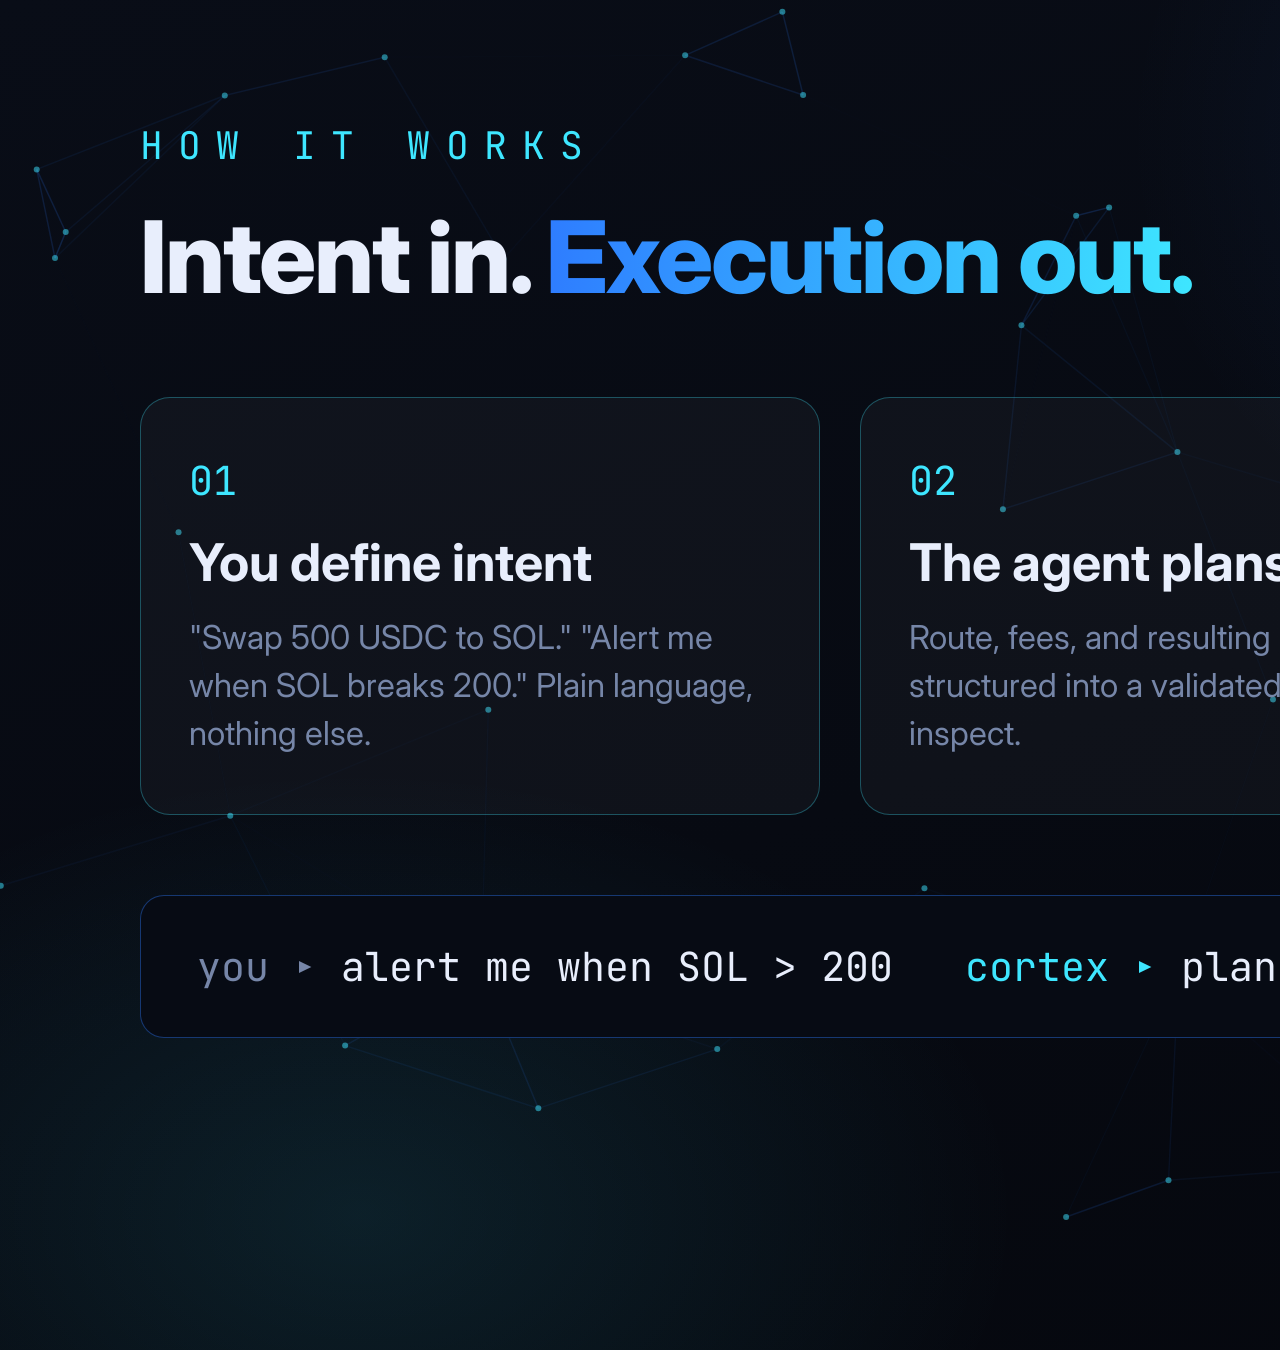
<file: _studio/out/cortex-howitworks.html>
<!doctype html><html><head><meta charset="utf-8"><link rel="preconnect" href="https://fonts.googleapis.com"><link rel="preconnect" href="https://fonts.gstatic.com" crossorigin>
<link href="https://fonts.googleapis.com/css2?family=Inter:wght@400;600;700;800&family=JetBrains+Mono:wght@400;600;700&display=swap" rel="stylesheet"><style>
:root{--bg:#05070d;--blue:#2e7cff;--cyan:#3ee6ff;--ink:#e8eefc;--dim:#7686a8;
  --grad:linear-gradient(92deg,#2e7cff,#3ee6ff)}
*{margin:0;padding:0;box-sizing:border-box}
html,body{font-family:'Inter',system-ui,sans-serif;color:var(--ink);background:var(--bg);overflow:hidden}
.stage{position:relative;overflow:hidden;background:
  radial-gradient(55% 70% at 80% 10%,rgba(46,124,255,.16),transparent 60%),
  radial-gradient(50% 60% at 15% 90%,rgba(62,230,255,.10),transparent 55%),
  linear-gradient(160deg,#090d17,#05070d)}
.grad{background:var(--grad);-webkit-background-clip:text;background-clip:text;color:transparent}
.mono{font-family:'JetBrains Mono',monospace}

  .stage{width:2400px;height:1350px}
  .wrap{position:absolute;inset:0;padding:120px 140px;display:flex;flex-direction:column}
  .ey{font-size:38px;letter-spacing:.4em;color:var(--cyan);text-transform:uppercase;margin-bottom:26px}
  .h{font-size:100px;font-weight:800;letter-spacing:-.02em;margin-bottom:80px}
  .steps{display:flex;gap:40px;margin-bottom:80px}
  .cmd{background:#070b14;border:1px solid rgba(46,124,255,.4);border-radius:24px;padding:44px 56px;font-size:40px}</style></head>
  <body><div class="stage"><svg style="position:absolute;inset:0" width="2400" height="1350"><line x1="0.807681307572723" y1="885.7686017108003" x2="230.27608964139412" y2="815.7592141375687" stroke="rgba(46,124,255,0.051)" stroke-width="1.5"/><line x1="1178.469250527429" y1="974.6401581562312" x2="1168.4951579051535" y2="1180.1918879524767" stroke="rgba(46,124,255,0.075)" stroke-width="1.5"/><line x1="1178.469250527429" y1="974.6401581562312" x2="924.4231004847321" y2="888.2155388771629" stroke="rgba(46,124,255,0.031)" stroke-width="1.5"/><line x1="1178.469250527429" y1="974.6401581562312" x2="1475.0581871136362" y2="957.9098356226039" stroke="rgba(46,124,255,0.011)" stroke-width="1.5"/><line x1="1178.469250527429" y1="974.6401581562312" x2="1066.1131454008228" y2="1217.0445477902165" stroke="rgba(46,124,255,0.032)" stroke-width="1.5"/><line x1="1178.469250527429" y1="974.6401581562312" x2="1272.9721824047026" y2="699.4516926582212" stroke="rgba(46,124,255,0.015)" stroke-width="1.5"/><line x1="1178.469250527429" y1="974.6401581562312" x2="1393.542495646301" y2="1163.6574341513485" stroke="rgba(46,124,255,0.018)" stroke-width="1.5"/><line x1="2181.5789009358637" y1="560.5807663456447" x2="2062.616436771404" y2="446.87970955710847" stroke="rgba(46,124,255,0.104)" stroke-width="1.5"/><line x1="2181.5789009358637" y1="560.5807663456447" x2="2284.5525640456717" y2="717.1559525267947" stroke="rgba(46,124,255,0.088)" stroke-width="1.5"/><line x1="2181.5789009358637" y1="560.5807663456447" x2="2302.261076822067" y2="732.3289585217503" stroke="rgba(46,124,255,0.072)" stroke-width="1.5"/><line x1="2181.5789009358637" y1="560.5807663456447" x2="2208.5939268621587" y2="808.9474344202072" stroke="rgba(46,124,255,0.044)" stroke-width="1.5"/><line x1="2181.5789009358637" y1="560.5807663456447" x2="2194.8417897312165" y2="397.10250706276975" stroke="rgba(46,124,255,0.104)" stroke-width="1.5"/><line x1="55.0043933349682" y1="258.0968142059151" x2="178.55336003869462" y2="532.3062208165909" stroke="rgba(46,124,255,0.008)" stroke-width="1.5"/><line x1="55.0043933349682" y1="258.0968142059151" x2="36.71691456656759" y2="169.41550516961865" stroke="rgba(46,124,255,0.156)" stroke-width="1.5"/><line x1="55.0043933349682" y1="258.0968142059151" x2="65.7114543326718" y2="231.98229518345664" stroke="rgba(46,124,255,0.200)" stroke-width="1.5"/><line x1="55.0043933349682" y1="258.0968142059151" x2="224.77359707689547" y2="95.5384151523646" stroke="rgba(46,124,255,0.054)" stroke-width="1.5"/><line x1="503.3890823383765" y1="258.9226093650435" x2="685.1489461423591" y2="55.315020729468685" stroke="rgba(46,124,255,0.028)" stroke-width="1.5"/><line x1="503.3890823383765" y1="258.9226093650435" x2="384.7029080543215" y2="57.24881380202659" stroke="rgba(46,124,255,0.055)" stroke-width="1.5"/><line x1="1177.4143969534964" y1="452.12039854476245" x2="1076.1458644066684" y2="215.74298411875168" stroke="rgba(46,124,255,0.039)" stroke-width="1.5"/><line x1="1177.4143969534964" y1="452.12039854476245" x2="1021.4659602481247" y2="325.3465632560414" stroke="rgba(46,124,255,0.078)" stroke-width="1.5"/><line x1="1177.4143969534964" y1="452.12039854476245" x2="1272.9721824047026" y2="699.4516926582212" stroke="rgba(46,124,255,0.033)" stroke-width="1.5"/><line x1="1177.4143969534964" y1="452.12039854476245" x2="1109.1312350282126" y2="207.37525453203136" stroke="rgba(46,124,255,0.041)" stroke-width="1.5"/><line x1="1177.4143969534964" y1="452.12039854476245" x2="1430.7453862534583" y2="527.4600535526221" stroke="rgba(46,124,255,0.034)" stroke-width="1.5"/><line x1="1177.4143969534964" y1="452.12039854476245" x2="1002.9217169633702" y2="509.2295643916491" stroke="rgba(46,124,255,0.091)" stroke-width="1.5"/><line x1="1755.6237187961228" y1="656.911016119137" x2="1637.5467714097101" y2="814.8302341880417" stroke="rgba(46,124,255,0.081)" stroke-width="1.5"/><line x1="717.2407365950014" y1="1049.096223106187" x2="924.4231004847321" y2="888.2155388771629" stroke="rgba(46,124,255,0.035)" stroke-width="1.5"/><line x1="717.2407365950014" y1="1049.096223106187" x2="538.3215556565307" y2="1108.3420796125858" stroke="rgba(46,124,255,0.087)" stroke-width="1.5"/><line x1="717.2407365950014" y1="1049.096223106187" x2="481.3306479162214" y2="969.8622344619885" stroke="rgba(46,124,255,0.045)" stroke-width="1.5"/><line x1="2062.616436771404" y1="446.87970955710847" x2="2131.133627021282" y2="204.11400750936662" stroke="rgba(46,124,255,0.042)" stroke-width="1.5"/><line x1="2062.616436771404" y1="446.87970955710847" x2="2194.8417897312165" y2="397.10250706276975" stroke="rgba(46,124,255,0.120)" stroke-width="1.5"/><line x1="1168.4951579051535" y1="1180.1918879524767" x2="1066.1131454008228" y2="1217.0445477902165" stroke="rgba(46,124,255,0.143)" stroke-width="1.5"/><line x1="1168.4951579051535" y1="1180.1918879524767" x2="1393.542495646301" y2="1163.6574341513485" stroke="rgba(46,124,255,0.061)" stroke-width="1.5"/><line x1="2284.5525640456717" y1="717.1559525267947" x2="2302.261076822067" y2="732.3289585217503" stroke="rgba(46,124,255,0.204)" stroke-width="1.5"/><line x1="2284.5525640456717" y1="717.1559525267947" x2="2208.5939268621587" y2="808.9474344202072" stroke="rgba(46,124,255,0.136)" stroke-width="1.5"/><line x1="2284.5525640456717" y1="717.1559525267947" x2="2160.1991290972564" y2="937.5540398934642" stroke="rgba(46,124,255,0.042)" stroke-width="1.5"/><line x1="782.3895428247702" y1="11.838518950081673" x2="685.1489461423591" y2="55.315020729468685" stroke="rgba(46,124,255,0.145)" stroke-width="1.5"/><line x1="782.3895428247702" y1="11.838518950081673" x2="803.1039971872717" y2="94.99540864256929" stroke="rgba(46,124,255,0.160)" stroke-width="1.5"/><line x1="2290.7767261801177" y1="159.99576144851545" x2="2131.133627021282" y2="204.11400750936662" stroke="rgba(46,124,255,0.103)" stroke-width="1.5"/><line x1="2290.7767261801177" y1="159.99576144851545" x2="2194.8417897312165" y2="397.10250706276975" stroke="rgba(46,124,255,0.040)" stroke-width="1.5"/><line x1="2290.7767261801177" y1="159.99576144851545" x2="2344.0531119443726" y2="281.6170025996943" stroke="rgba(46,124,255,0.126)" stroke-width="1.5"/><line x1="2131.133627021282" y1="204.11400750936662" x2="2194.8417897312165" y2="397.10250706276975" stroke="rgba(46,124,255,0.077)" stroke-width="1.5"/><line x1="2131.133627021282" y1="204.11400750936662" x2="2344.0531119443726" y2="281.6170025996943" stroke="rgba(46,124,255,0.060)" stroke-width="1.5"/><line x1="345.1097065327269" y1="1045.5962037414295" x2="538.3215556565307" y2="1108.3420796125858" stroke="rgba(46,124,255,0.077)" stroke-width="1.5"/><line x1="345.1097065327269" y1="1045.5962037414295" x2="230.27608964139412" y2="815.7592141375687" stroke="rgba(46,124,255,0.039)" stroke-width="1.5"/><line x1="345.1097065327269" y1="1045.5962037414295" x2="481.3306479162214" y2="969.8622344619885" stroke="rgba(46,124,255,0.110)" stroke-width="1.5"/><line x1="685.1489461423591" y1="55.315020729468685" x2="384.7029080543215" y2="57.24881380202659" stroke="rgba(46,124,255,0.008)" stroke-width="1.5"/><line x1="685.1489461423591" y1="55.315020729468685" x2="803.1039971872717" y2="94.99540864256929" stroke="rgba(46,124,255,0.132)" stroke-width="1.5"/><line x1="1563.650489209057" y1="153.99682684987636" x2="1494.4129939630689" y2="337.04411472987573" stroke="rgba(46,124,255,0.082)" stroke-width="1.5"/><line x1="1563.650489209057" y1="153.99682684987636" x2="1809.2705958566028" y2="231.13381607976453" stroke="rgba(46,124,255,0.038)" stroke-width="1.5"/><line x1="1563.650489209057" y1="153.99682684987636" x2="1788.2718575132415" y2="160.3739390896512" stroke="rgba(46,124,255,0.062)" stroke-width="1.5"/><line x1="1563.650489209057" y1="153.99682684987636" x2="1578.3698767322905" y2="260.166509780179" stroke="rgba(46,124,255,0.144)" stroke-width="1.5"/><line x1="1563.650489209057" y1="153.99682684987636" x2="1726.7355207943988" y2="249.6926201971679" stroke="rgba(46,124,255,0.087)" stroke-width="1.5"/><line x1="488.3002059945372" y1="709.6287094799936" x2="230.27608964139412" y2="815.7592141375687" stroke="rgba(46,124,255,0.023)" stroke-width="1.5"/><line x1="488.3002059945372" y1="709.6287094799936" x2="481.3306479162214" y2="969.8622344619885" stroke="rgba(46,124,255,0.036)" stroke-width="1.5"/><line x1="1475.0581871136362" y1="957.9098356226039" x2="1743.668570063854" y2="1033.6820980457971" stroke="rgba(46,124,255,0.023)" stroke-width="1.5"/><line x1="1475.0581871136362" y1="957.9098356226039" x2="1637.5467714097101" y2="814.8302341880417" stroke="rgba(46,124,255,0.067)" stroke-width="1.5"/><line x1="1475.0581871136362" y1="957.9098356226039" x2="1393.542495646301" y2="1163.6574341513485" stroke="rgba(46,124,255,0.064)" stroke-width="1.5"/><line x1="1494.4129939630689" y1="337.04411472987573" x2="1430.7453862534583" y2="527.4600535526221" stroke="rgba(46,124,255,0.078)" stroke-width="1.5"/><line x1="1494.4129939630689" y1="337.04411472987573" x2="1578.3698767322905" y2="260.166509780179" stroke="rgba(46,124,255,0.140)" stroke-width="1.5"/><line x1="1494.4129939630689" y1="337.04411472987573" x2="1726.7355207943988" y2="249.6926201971679" stroke="rgba(46,124,255,0.045)" stroke-width="1.5"/><line x1="178.55336003869462" y1="532.3062208165909" x2="230.27608964139412" y2="815.7592141375687" stroke="rgba(46,124,255,0.017)" stroke-width="1.5"/><line x1="36.71691456656759" y1="169.41550516961865" x2="65.7114543326718" y2="231.98229518345664" stroke="rgba(46,124,255,0.171)" stroke-width="1.5"/><line x1="36.71691456656759" y1="169.41550516961865" x2="224.77359707689547" y2="95.5384151523646" stroke="rgba(46,124,255,0.078)" stroke-width="1.5"/><line x1="384.7029080543215" y1="57.24881380202659" x2="224.77359707689547" y2="95.5384151523646" stroke="rgba(46,124,255,0.104)" stroke-width="1.5"/><line x1="1743.668570063854" y1="1033.6820980457971" x2="1869.9310292815467" y2="1311.0801384137385" stroke="rgba(46,124,255,0.005)" stroke-width="1.5"/><line x1="1743.668570063854" y1="1033.6820980457971" x2="1637.5467714097101" y2="814.8302341880417" stroke="rgba(46,124,255,0.048)" stroke-width="1.5"/><line x1="2302.261076822067" y1="732.3289585217503" x2="2208.5939268621587" y2="808.9474344202072" stroke="rgba(46,124,255,0.135)" stroke-width="1.5"/><line x1="2302.261076822067" y1="732.3289585217503" x2="2160.1991290972564" y2="937.5540398934642" stroke="rgba(46,124,255,0.044)" stroke-width="1.5"/><line x1="538.3215556565307" y1="1108.3420796125858" x2="481.3306479162214" y2="969.8622344619885" stroke="rgba(46,124,255,0.114)" stroke-width="1.5"/><line x1="1076.1458644066684" y1="215.74298411875168" x2="1021.4659602481247" y2="325.3465632560414" stroke="rgba(46,124,255,0.134)" stroke-width="1.5"/><line x1="1076.1458644066684" y1="215.74298411875168" x2="1109.1312350282126" y2="207.37525453203136" stroke="rgba(46,124,255,0.196)" stroke-width="1.5"/><line x1="1076.1458644066684" y1="215.74298411875168" x2="803.1039971872717" y2="94.99540864256929" stroke="rgba(46,124,255,0.009)" stroke-width="1.5"/><line x1="1076.1458644066684" y1="215.74298411875168" x2="1002.9217169633702" y2="509.2295643916491" stroke="rgba(46,124,255,0.007)" stroke-width="1.5"/><line x1="2208.5939268621587" y1="808.9474344202072" x2="2160.1991290972564" y2="937.5540398934642" stroke="rgba(46,124,255,0.123)" stroke-width="1.5"/><line x1="230.27608964139412" y1="815.7592141375687" x2="481.3306479162214" y2="969.8622344619885" stroke="rgba(46,124,255,0.012)" stroke-width="1.5"/><line x1="1021.4659602481247" y1="325.3465632560414" x2="1109.1312350282126" y2="207.37525453203136" stroke="rgba(46,124,255,0.116)" stroke-width="1.5"/><line x1="1021.4659602481247" y1="325.3465632560414" x2="1002.9217169633702" y2="509.2295643916491" stroke="rgba(46,124,255,0.090)" stroke-width="1.5"/><line x1="1809.2705958566028" y1="231.13381607976453" x2="1788.2718575132415" y2="160.3739390896512" stroke="rgba(46,124,255,0.168)" stroke-width="1.5"/><line x1="1809.2705958566028" y1="231.13381607976453" x2="1578.3698767322905" y2="260.166509780179" stroke="rgba(46,124,255,0.056)" stroke-width="1.5"/><line x1="1809.2705958566028" y1="231.13381607976453" x2="1726.7355207943988" y2="249.6926201971679" stroke="rgba(46,124,255,0.160)" stroke-width="1.5"/><line x1="1272.9721824047026" y1="699.4516926582212" x2="1430.7453862534583" y2="527.4600535526221" stroke="rgba(46,124,255,0.055)" stroke-width="1.5"/><line x1="2194.8417897312165" y1="397.10250706276975" x2="2344.0531119443726" y2="281.6170025996943" stroke="rgba(46,124,255,0.087)" stroke-width="1.5"/><line x1="1788.2718575132415" y1="160.3739390896512" x2="1578.3698767322905" y2="260.166509780179" stroke="rgba(46,124,255,0.056)" stroke-width="1.5"/><line x1="1788.2718575132415" y1="160.3739390896512" x2="1726.7355207943988" y2="249.6926201971679" stroke="rgba(46,124,255,0.144)" stroke-width="1.5"/><line x1="1430.7453862534583" y1="527.4600535526221" x2="1578.3698767322905" y2="260.166509780179" stroke="rgba(46,124,255,0.005)" stroke-width="1.5"/><line x1="1578.3698767322905" y1="260.166509780179" x2="1726.7355207943988" y2="249.6926201971679" stroke="rgba(46,124,255,0.115)" stroke-width="1.5"/><line x1="65.7114543326718" y1="231.98229518345664" x2="224.77359707689547" y2="95.5384151523646" stroke="rgba(46,124,255,0.072)" stroke-width="1.5"/><circle cx="0.807681307572723" cy="885.7686017108003" r="3" fill="rgba(62,230,255,.5)"/><circle cx="1178.469250527429" cy="974.6401581562312" r="3" fill="rgba(62,230,255,.5)"/><circle cx="2181.5789009358637" cy="560.5807663456447" r="3" fill="rgba(62,230,255,.5)"/><circle cx="55.0043933349682" cy="258.0968142059151" r="3" fill="rgba(62,230,255,.5)"/><circle cx="503.3890823383765" cy="258.9226093650435" r="3" fill="rgba(62,230,255,.5)"/><circle cx="1177.4143969534964" cy="452.12039854476245" r="3" fill="rgba(62,230,255,.5)"/><circle cx="1755.6237187961228" cy="656.911016119137" r="3" fill="rgba(62,230,255,.5)"/><circle cx="717.2407365950014" cy="1049.096223106187" r="3" fill="rgba(62,230,255,.5)"/><circle cx="2062.616436771404" cy="446.87970955710847" r="3" fill="rgba(62,230,255,.5)"/><circle cx="1168.4951579051535" cy="1180.1918879524767" r="3" fill="rgba(62,230,255,.5)"/><circle cx="2284.5525640456717" cy="717.1559525267947" r="3" fill="rgba(62,230,255,.5)"/><circle cx="782.3895428247702" cy="11.838518950081673" r="3" fill="rgba(62,230,255,.5)"/><circle cx="924.4231004847321" cy="888.2155388771629" r="3" fill="rgba(62,230,255,.5)"/><circle cx="2290.7767261801177" cy="159.99576144851545" r="3" fill="rgba(62,230,255,.5)"/><circle cx="2131.133627021282" cy="204.11400750936662" r="3" fill="rgba(62,230,255,.5)"/><circle cx="345.1097065327269" cy="1045.5962037414295" r="3" fill="rgba(62,230,255,.5)"/><circle cx="685.1489461423591" cy="55.315020729468685" r="3" fill="rgba(62,230,255,.5)"/><circle cx="1563.650489209057" cy="153.99682684987636" r="3" fill="rgba(62,230,255,.5)"/><circle cx="488.3002059945372" cy="709.6287094799936" r="3" fill="rgba(62,230,255,.5)"/><circle cx="1475.0581871136362" cy="957.9098356226039" r="3" fill="rgba(62,230,255,.5)"/><circle cx="1494.4129939630689" cy="337.04411472987573" r="3" fill="rgba(62,230,255,.5)"/><circle cx="178.55336003869462" cy="532.3062208165909" r="3" fill="rgba(62,230,255,.5)"/><circle cx="36.71691456656759" cy="169.41550516961865" r="3" fill="rgba(62,230,255,.5)"/><circle cx="384.7029080543215" cy="57.24881380202659" r="3" fill="rgba(62,230,255,.5)"/><circle cx="1743.668570063854" cy="1033.6820980457971" r="3" fill="rgba(62,230,255,.5)"/><circle cx="2302.261076822067" cy="732.3289585217503" r="3" fill="rgba(62,230,255,.5)"/><circle cx="538.3215556565307" cy="1108.3420796125858" r="3" fill="rgba(62,230,255,.5)"/><circle cx="1076.1458644066684" cy="215.74298411875168" r="3" fill="rgba(62,230,255,.5)"/><circle cx="2208.5939268621587" cy="808.9474344202072" r="3" fill="rgba(62,230,255,.5)"/><circle cx="230.27608964139412" cy="815.7592141375687" r="3" fill="rgba(62,230,255,.5)"/><circle cx="2160.1991290972564" cy="937.5540398934642" r="3" fill="rgba(62,230,255,.5)"/><circle cx="481.3306479162214" cy="969.8622344619885" r="3" fill="rgba(62,230,255,.5)"/><circle cx="1021.4659602481247" cy="325.3465632560414" r="3" fill="rgba(62,230,255,.5)"/><circle cx="1066.1131454008228" cy="1217.0445477902165" r="3" fill="rgba(62,230,255,.5)"/><circle cx="1809.2705958566028" cy="231.13381607976453" r="3" fill="rgba(62,230,255,.5)"/><circle cx="1272.9721824047026" cy="699.4516926582212" r="3" fill="rgba(62,230,255,.5)"/><circle cx="2194.8417897312165" cy="397.10250706276975" r="3" fill="rgba(62,230,255,.5)"/><circle cx="1869.9310292815467" cy="1311.0801384137385" r="3" fill="rgba(62,230,255,.5)"/><circle cx="1109.1312350282126" cy="207.37525453203136" r="3" fill="rgba(62,230,255,.5)"/><circle cx="1788.2718575132415" cy="160.3739390896512" r="3" fill="rgba(62,230,255,.5)"/><circle cx="1430.7453862534583" cy="527.4600535526221" r="3" fill="rgba(62,230,255,.5)"/><circle cx="1637.5467714097101" cy="814.8302341880417" r="3" fill="rgba(62,230,255,.5)"/><circle cx="803.1039971872717" cy="94.99540864256929" r="3" fill="rgba(62,230,255,.5)"/><circle cx="1578.3698767322905" cy="260.166509780179" r="3" fill="rgba(62,230,255,.5)"/><circle cx="2344.0531119443726" cy="281.6170025996943" r="3" fill="rgba(62,230,255,.5)"/><circle cx="65.7114543326718" cy="231.98229518345664" r="3" fill="rgba(62,230,255,.5)"/><circle cx="224.77359707689547" cy="95.5384151523646" r="3" fill="rgba(62,230,255,.5)"/><circle cx="1002.9217169633702" cy="509.2295643916491" r="3" fill="rgba(62,230,255,.5)"/><circle cx="1726.7355207943988" cy="249.6926201971679" r="3" fill="rgba(62,230,255,.5)"/><circle cx="1393.542495646301" cy="1163.6574341513485" r="3" fill="rgba(62,230,255,.5)"/></svg>
   <div class="wrap">
     <div class="ey mono">How it works</div>
     <div class="h">Intent in. <span class="grad">Execution out.</span></div>
     <div class="steps">
       <div style="flex:1;background:rgba(255,255,255,.035);border:1px solid rgba(62,230,255,.3);border-radius:30px;padding:56px 48px">
  <div class="mono" style="font-size:40px;color:var(--cyan);margin-bottom:24px">01</div>
  <div style="font-size:52px;font-weight:700;margin-bottom:20px">You define intent</div>
  <div style="font-size:33px;color:var(--dim);line-height:1.45">"Swap 500 USDC to SOL." "Alert me when SOL breaks 200." Plain language, nothing else.</div></div>
       <div style="flex:1;background:rgba(255,255,255,.035);border:1px solid rgba(62,230,255,.3);border-radius:30px;padding:56px 48px">
  <div class="mono" style="font-size:40px;color:var(--cyan);margin-bottom:24px">02</div>
  <div style="font-size:52px;font-weight:700;margin-bottom:20px">The agent plans</div>
  <div style="font-size:33px;color:var(--dim);line-height:1.45">Route, fees, and resulting balances — structured into a validated plan you can inspect.</div></div>
       <div style="flex:1;background:rgba(255,255,255,.035);border:1px solid rgba(62,230,255,.3);border-radius:30px;padding:56px 48px">
  <div class="mono" style="font-size:40px;color:var(--cyan);margin-bottom:24px">03</div>
  <div style="font-size:52px;font-weight:700;margin-bottom:20px">One-click execute</div>
  <div style="font-size:33px;color:var(--dim);line-height:1.45">Confirm once. The engine settles at oracle prices and mints a receipt to your tape.</div></div>
     </div>
     <div class="cmd mono"><span style="color:#7686a8">you ▸</span> alert me when SOL &gt; 200&nbsp;&nbsp;&nbsp;<span style="color:#3ee6ff">cortex ▸</span> plan armed. watching the oracle. <span style="color:#38e08c">✔</span></div>
   </div></div></body></html>
</file>
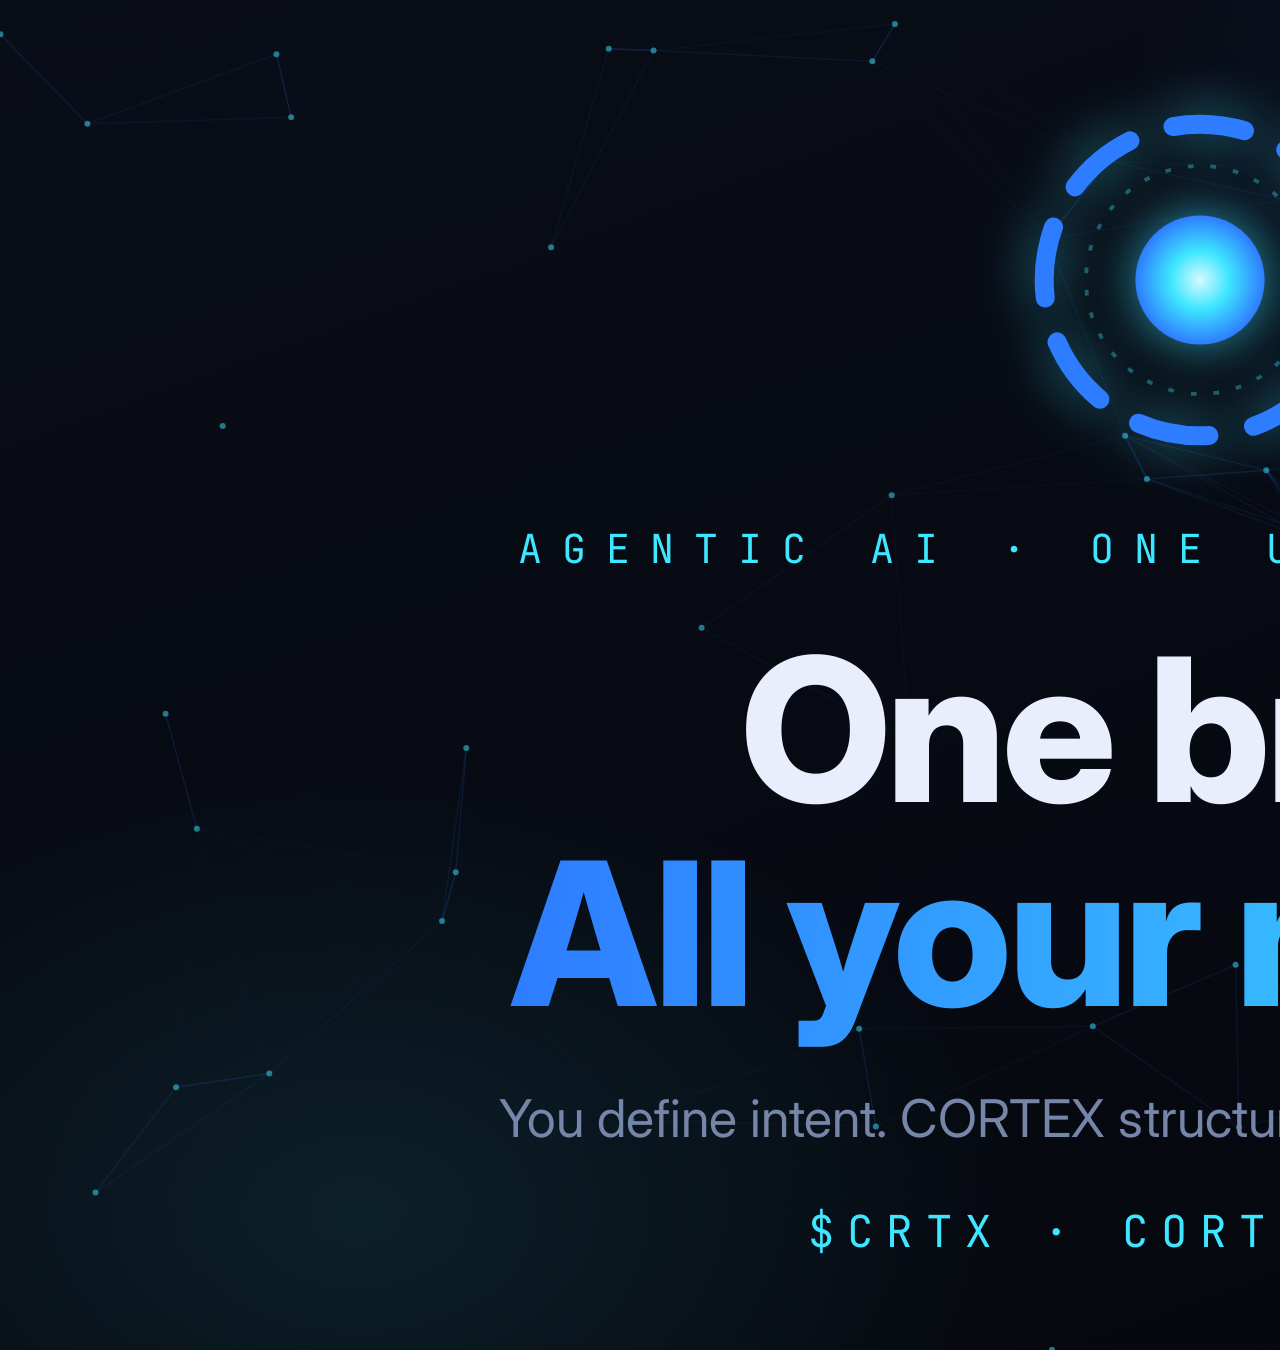
<file: _studio/out/cortex-keyart.html>
<!doctype html><html><head><meta charset="utf-8"><link rel="preconnect" href="https://fonts.googleapis.com"><link rel="preconnect" href="https://fonts.gstatic.com" crossorigin>
<link href="https://fonts.googleapis.com/css2?family=Inter:wght@400;600;700;800&family=JetBrains+Mono:wght@400;600;700&display=swap" rel="stylesheet"><style>
:root{--bg:#05070d;--blue:#2e7cff;--cyan:#3ee6ff;--ink:#e8eefc;--dim:#7686a8;
  --grad:linear-gradient(92deg,#2e7cff,#3ee6ff)}
*{margin:0;padding:0;box-sizing:border-box}
html,body{font-family:'Inter',system-ui,sans-serif;color:var(--ink);background:var(--bg);overflow:hidden}
.stage{position:relative;overflow:hidden;background:
  radial-gradient(55% 70% at 80% 10%,rgba(46,124,255,.16),transparent 60%),
  radial-gradient(50% 60% at 15% 90%,rgba(62,230,255,.10),transparent 55%),
  linear-gradient(160deg,#090d17,#05070d)}
.grad{background:var(--grad);-webkit-background-clip:text;background-clip:text;color:transparent}
.mono{font-family:'JetBrains Mono',monospace}

  .stage{width:2400px;height:1350px}
  .wrap{position:absolute;inset:0;display:flex;flex-direction:column;align-items:center;justify-content:center;text-align:center;gap:52px}
  .ey{font-size:40px;letter-spacing:.5em;color:var(--cyan);text-transform:uppercase}
  .h{font-size:200px;font-weight:800;letter-spacing:-.02em;line-height:1.02}
  .s{font-size:52px;color:var(--dim);max-width:1500px}</style></head>
  <body><div class="stage"><svg style="position:absolute;inset:0" width="2400" height="1350"><line x1="0.4320155831202937" y1="34.24832184531182" x2="276.46196981727235" y2="54.183779379438505" stroke="rgba(46,124,255,0.025)" stroke-width="1.5"/><line x1="0.4320155831202937" y1="34.24832184531182" x2="87.4052502621921" y2="123.77315062273905" stroke="rgba(46,124,255,0.132)" stroke-width="1.5"/><line x1="0.4320155831202937" y1="34.24832184531182" x2="291.17679870276567" y2="117.25638602732512" stroke="rgba(46,124,255,0.007)" stroke-width="1.5"/><line x1="909.4137851658342" y1="741.0865962231004" x2="859.1794513441527" y2="1028.83429191021" stroke="rgba(46,124,255,0.014)" stroke-width="1.5"/><line x1="909.4137851658342" y1="741.0865962231004" x2="701.6312311876711" y2="627.8076962930186" stroke="rgba(46,124,255,0.053)" stroke-width="1.5"/><line x1="909.4137851658342" y1="741.0865962231004" x2="891.6808821687852" y2="495.3299685592437" stroke="rgba(46,124,255,0.046)" stroke-width="1.5"/><line x1="608.751505151741" y1="48.68273548720532" x2="551.0822544577915" y2="247.19100305679768" stroke="rgba(46,124,255,0.074)" stroke-width="1.5"/><line x1="608.751505151741" y1="48.68273548720532" x2="653.5901653829916" y2="50.574145466356605" stroke="rgba(46,124,255,0.188)" stroke-width="1.5"/><line x1="608.751505151741" y1="48.68273548720532" x2="894.9153759027437" y2="24.031573545202413" stroke="rgba(46,124,255,0.017)" stroke-width="1.5"/><line x1="608.751505151741" y1="48.68273548720532" x2="872.357289526778" y2="61.292855563244245" stroke="rgba(46,124,255,0.034)" stroke-width="1.5"/><line x1="196.86281503963417" y1="828.7494587613035" x2="269.28710540257725" y2="1073.464031877678" stroke="rgba(46,124,255,0.040)" stroke-width="1.5"/><line x1="196.86281503963417" y1="828.7494587613035" x2="455.7595422751082" y2="872.2276974805759" stroke="rgba(46,124,255,0.035)" stroke-width="1.5"/><line x1="196.86281503963417" y1="828.7494587613035" x2="442.05613194129245" y2="921.04286473293" stroke="rgba(46,124,255,0.035)" stroke-width="1.5"/><line x1="196.86281503963417" y1="828.7494587613035" x2="176.04169145973478" y2="1087.148454616381" stroke="rgba(46,124,255,0.037)" stroke-width="1.5"/><line x1="196.86281503963417" y1="828.7494587613035" x2="466.31342790383536" y2="748.0028136158376" stroke="rgba(46,124,255,0.022)" stroke-width="1.5"/><line x1="196.86281503963417" y1="828.7494587613035" x2="165.57797275743354" y2="713.8058254792383" stroke="rgba(46,124,255,0.136)" stroke-width="1.5"/><line x1="1497.1616021809923" y1="672.2144189626977" x2="1311.51068569697" y2="540.0531612988809" stroke="rgba(46,124,255,0.059)" stroke-width="1.5"/><line x1="1497.1616021809923" y1="672.2144189626977" x2="1321.6489473924269" y2="536.5455887916245" stroke="rgba(46,124,255,0.064)" stroke-width="1.5"/><line x1="1497.1616021809923" y1="672.2144189626977" x2="1636.5464851430368" y2="808.1863869485383" stroke="rgba(46,124,255,0.083)" stroke-width="1.5"/><line x1="1497.1616021809923" y1="672.2144189626977" x2="1490.8541228113947" y2="441.6986762507347" stroke="rgba(46,124,255,0.057)" stroke-width="1.5"/><line x1="1497.1616021809923" y1="672.2144189626977" x2="1266.2364391918466" y2="470.1563422662003" stroke="rgba(46,124,255,0.004)" stroke-width="1.5"/><line x1="1497.1616021809923" y1="672.2144189626977" x2="1662.6445833885318" y2="487.97606871834773" stroke="rgba(46,124,255,0.045)" stroke-width="1.5"/><line x1="1497.1616021809923" y1="672.2144189626977" x2="1429.4697555850585" y2="617.7274414187891" stroke="rgba(46,124,255,0.159)" stroke-width="1.5"/><line x1="1497.1616021809923" y1="672.2144189626977" x2="1483.5712525451422" y2="439.8983584902707" stroke="rgba(46,124,255,0.056)" stroke-width="1.5"/><line x1="1497.1616021809923" y1="672.2144189626977" x2="1371.9309261869316" y2="699.2304883660892" stroke="rgba(46,124,255,0.130)" stroke-width="1.5"/><line x1="269.28710540257725" y1="1073.464031877678" x2="455.7595422751082" y2="872.2276974805759" stroke="rgba(46,124,255,0.027)" stroke-width="1.5"/><line x1="269.28710540257725" y1="1073.464031877678" x2="442.05613194129245" y2="921.04286473293" stroke="rgba(46,124,255,0.058)" stroke-width="1.5"/><line x1="269.28710540257725" y1="1073.464031877678" x2="95.51497404254738" y2="1192.5949123653559" stroke="rgba(46,124,255,0.071)" stroke-width="1.5"/><line x1="269.28710540257725" y1="1073.464031877678" x2="176.04169145973478" y2="1087.148454616381" stroke="rgba(46,124,255,0.154)" stroke-width="1.5"/><line x1="551.0822544577915" y1="247.19100305679768" x2="653.5901653829916" y2="50.574145466356605" stroke="rgba(46,124,255,0.064)" stroke-width="1.5"/><line x1="551.0822544577915" y1="247.19100305679768" x2="291.17679870276567" y2="117.25638602732512" stroke="rgba(46,124,255,0.015)" stroke-width="1.5"/><line x1="1047.4460010637742" y1="239.02868185612778" x2="1108.412356073229" y2="161.1385440505755" stroke="rgba(46,124,255,0.150)" stroke-width="1.5"/><line x1="1047.4460010637742" y1="239.02868185612778" x2="1125.148739072098" y2="435.8573914206854" stroke="rgba(46,124,255,0.071)" stroke-width="1.5"/><line x1="1047.4460010637742" y1="239.02868185612778" x2="894.9153759027437" y2="24.031573545202413" stroke="rgba(46,124,255,0.034)" stroke-width="1.5"/><line x1="1047.4460010637742" y1="239.02868185612778" x2="872.357289526778" y2="61.292855563244245" stroke="rgba(46,124,255,0.044)" stroke-width="1.5"/><line x1="1047.4460010637742" y1="239.02868185612778" x2="1146.8585343783993" y2="478.9053549891828" stroke="rgba(46,124,255,0.037)" stroke-width="1.5"/><line x1="1047.4460010637742" y1="239.02868185612778" x2="1285.342734905585" y2="199.88187646953475" stroke="rgba(46,124,255,0.050)" stroke-width="1.5"/><line x1="1047.4460010637742" y1="239.02868185612778" x2="891.6808821687852" y2="495.3299685592437" stroke="rgba(46,124,255,0.009)" stroke-width="1.5"/><line x1="1964.5439216701984" y1="725.4514749513247" x2="2249.709843029133" y2="716.2491322337879" stroke="rgba(46,124,255,0.019)" stroke-width="1.5"/><line x1="1964.5439216701984" y1="725.4514749513247" x2="2231.720029111821" y2="741.672721338306" stroke="rgba(46,124,255,0.031)" stroke-width="1.5"/><line x1="1964.5439216701984" y1="725.4514749513247" x2="1905.2636814793868" y2="543.7657260306952" stroke="rgba(46,124,255,0.085)" stroke-width="1.5"/><line x1="1964.5439216701984" y1="725.4514749513247" x2="2188.28721073842" y2="530.522370352653" stroke="rgba(46,124,255,0.011)" stroke-width="1.5"/><line x1="1964.5439216701984" y1="725.4514749513247" x2="1936.8506969589976" y2="815.4358818034808" stroke="rgba(46,124,255,0.154)" stroke-width="1.5"/><line x1="1964.5439216701984" y1="725.4514749513247" x2="2099.3163930714672" y2="455.9728230843194" stroke="rgba(46,124,255,0.008)" stroke-width="1.5"/><line x1="1964.5439216701984" y1="725.4514749513247" x2="1916.5865977837643" y2="939.9087853449903" stroke="rgba(46,124,255,0.065)" stroke-width="1.5"/><line x1="1964.5439216701984" y1="725.4514749513247" x2="1813.0284232148101" y2="657.3987963643851" stroke="rgba(46,124,255,0.103)" stroke-width="1.5"/><line x1="1445.2257900709405" y1="1074.2927187934017" x2="1510.511738765292" y2="1333.5713033953548" stroke="rgba(46,124,255,0.031)" stroke-width="1.5"/><line x1="1445.2257900709405" y1="1074.2927187934017" x2="1239.031632449027" y2="1127.613696073002" stroke="rgba(46,124,255,0.070)" stroke-width="1.5"/><line x1="1445.2257900709405" y1="1074.2927187934017" x2="1235.5872726233615" y2="964.8511767223715" stroke="rgba(46,124,255,0.053)" stroke-width="1.5"/><line x1="1445.2257900709405" y1="1074.2927187934017" x2="1619.1672448158113" y2="1205.9345358777487" stroke="rgba(46,124,255,0.066)" stroke-width="1.5"/><line x1="1311.51068569697" y1="540.0531612988809" x2="1321.6489473924269" y2="536.5455887916245" stroke="rgba(46,124,255,0.212)" stroke-width="1.5"/><line x1="1311.51068569697" y1="540.0531612988809" x2="1490.8541228113947" y2="441.6986762507347" stroke="rgba(46,124,255,0.076)" stroke-width="1.5"/><line x1="1311.51068569697" y1="540.0531612988809" x2="1266.2364391918466" y2="470.1563422662003" stroke="rgba(46,124,255,0.161)" stroke-width="1.5"/><line x1="1311.51068569697" y1="540.0531612988809" x2="1125.148739072098" y2="435.8573914206854" stroke="rgba(46,124,255,0.069)" stroke-width="1.5"/><line x1="1311.51068569697" y1="540.0531612988809" x2="1429.4697555850585" y2="617.7274414187891" stroke="rgba(46,124,255,0.120)" stroke-width="1.5"/><line x1="1311.51068569697" y1="540.0531612988809" x2="1146.8585343783993" y2="478.9053549891828" stroke="rgba(46,124,255,0.096)" stroke-width="1.5"/><line x1="1311.51068569697" y1="540.0531612988809" x2="1483.5712525451422" y2="439.8983584902707" stroke="rgba(46,124,255,0.080)" stroke-width="1.5"/><line x1="1311.51068569697" y1="540.0531612988809" x2="1371.9309261869316" y2="699.2304883660892" stroke="rgba(46,124,255,0.100)" stroke-width="1.5"/><line x1="1108.412356073229" y1="161.1385440505755" x2="1363.164498174174" y2="171.96795750501005" stroke="rgba(46,124,255,0.040)" stroke-width="1.5"/><line x1="1108.412356073229" y1="161.1385440505755" x2="1125.148739072098" y2="435.8573914206854" stroke="rgba(46,124,255,0.026)" stroke-width="1.5"/><line x1="1108.412356073229" y1="161.1385440505755" x2="894.9153759027437" y2="24.031573545202413" stroke="rgba(46,124,255,0.041)" stroke-width="1.5"/><line x1="1108.412356073229" y1="161.1385440505755" x2="872.357289526778" y2="61.292855563244245" stroke="rgba(46,124,255,0.039)" stroke-width="1.5"/><line x1="1108.412356073229" y1="161.1385440505755" x2="1285.342734905585" y2="199.88187646953475" stroke="rgba(46,124,255,0.092)" stroke-width="1.5"/><line x1="276.46196981727235" y1="54.183779379438505" x2="87.4052502621921" y2="123.77315062273905" stroke="rgba(46,124,255,0.078)" stroke-width="1.5"/><line x1="276.46196981727235" y1="54.183779379438505" x2="291.17679870276567" y2="117.25638602732512" stroke="rgba(46,124,255,0.174)" stroke-width="1.5"/><line x1="1363.164498174174" y1="171.96795750501005" x2="1490.8541228113947" y2="441.6986762507347" stroke="rgba(46,124,255,0.010)" stroke-width="1.5"/><line x1="1363.164498174174" y1="171.96795750501005" x2="1542.0934512941603" y2="205.10769428457493" stroke="rgba(46,124,255,0.092)" stroke-width="1.5"/><line x1="1363.164498174174" y1="171.96795750501005" x2="1454.1229064828358" y2="137.07520707374215" stroke="rgba(46,124,255,0.151)" stroke-width="1.5"/><line x1="1363.164498174174" y1="171.96795750501005" x2="1285.342734905585" y2="199.88187646953475" stroke="rgba(46,124,255,0.162)" stroke-width="1.5"/><line x1="1363.164498174174" y1="171.96795750501005" x2="1483.5712525451422" y2="439.8983584902707" stroke="rgba(46,124,255,0.013)" stroke-width="1.5"/><line x1="2249.709843029133" y1="716.2491322337879" x2="2231.720029111821" y2="741.672721338306" stroke="rgba(46,124,255,0.198)" stroke-width="1.5"/><line x1="2249.709843029133" y1="716.2491322337879" x2="2363.825326396071" y2="906.8966655558426" stroke="rgba(46,124,255,0.063)" stroke-width="1.5"/><line x1="2249.709843029133" y1="716.2491322337879" x2="2188.28721073842" y2="530.522370352653" stroke="rgba(46,124,255,0.082)" stroke-width="1.5"/><line x1="2249.709843029133" y1="716.2491322337879" x2="2099.3163930714672" y2="455.9728230843194" stroke="rgba(46,124,255,0.008)" stroke-width="1.5"/><line x1="2249.709843029133" y1="716.2491322337879" x2="2327.2416729141223" y2="647.3231255530022" stroke="rgba(46,124,255,0.147)" stroke-width="1.5"/><line x1="2249.709843029133" y1="716.2491322337879" x2="2239.5931898800627" y2="924.0425517428864" stroke="rgba(46,124,255,0.073)" stroke-width="1.5"/><line x1="2249.709843029133" y1="716.2491322337879" x2="2370.074920342339" y2="590.1672339486737" stroke="rgba(46,124,255,0.097)" stroke-width="1.5"/><line x1="87.4052502621921" y1="123.77315062273905" x2="291.17679870276567" y2="117.25638602732512" stroke="rgba(46,124,255,0.076)" stroke-width="1.5"/><line x1="2231.720029111821" y1="741.672721338306" x2="2363.825326396071" y2="906.8966655558426" stroke="rgba(46,124,255,0.071)" stroke-width="1.5"/><line x1="2231.720029111821" y1="741.672721338306" x2="2188.28721073842" y2="530.522370352653" stroke="rgba(46,124,255,0.068)" stroke-width="1.5"/><line x1="2231.720029111821" y1="741.672721338306" x2="1936.8506969589976" y2="815.4358818034808" stroke="rgba(46,124,255,0.006)" stroke-width="1.5"/><line x1="2231.720029111821" y1="741.672721338306" x2="2327.2416729141223" y2="647.3231255530022" stroke="rgba(46,124,255,0.125)" stroke-width="1.5"/><line x1="2231.720029111821" y1="741.672721338306" x2="2239.5931898800627" y2="924.0425517428864" stroke="rgba(46,124,255,0.091)" stroke-width="1.5"/><line x1="2231.720029111821" y1="741.672721338306" x2="2370.074920342339" y2="590.1672339486737" stroke="rgba(46,124,255,0.075)" stroke-width="1.5"/><line x1="1321.6489473924269" y1="536.5455887916245" x2="1490.8541228113947" y2="441.6986762507347" stroke="rgba(46,124,255,0.083)" stroke-width="1.5"/><line x1="1321.6489473924269" y1="536.5455887916245" x2="1266.2364391918466" y2="470.1563422662003" stroke="rgba(46,124,255,0.159)" stroke-width="1.5"/><line x1="1321.6489473924269" y1="536.5455887916245" x2="1125.148739072098" y2="435.8573914206854" stroke="rgba(46,124,255,0.064)" stroke-width="1.5"/><line x1="1321.6489473924269" y1="536.5455887916245" x2="1429.4697555850585" y2="617.7274414187891" stroke="rgba(46,124,255,0.125)" stroke-width="1.5"/><line x1="1321.6489473924269" y1="536.5455887916245" x2="1146.8585343783993" y2="478.9053549891828" stroke="rgba(46,124,255,0.090)" stroke-width="1.5"/><line x1="1321.6489473924269" y1="536.5455887916245" x2="1483.5712525451422" y2="439.8983584902707" stroke="rgba(46,124,255,0.087)" stroke-width="1.5"/><line x1="1321.6489473924269" y1="536.5455887916245" x2="1371.9309261869316" y2="699.2304883660892" stroke="rgba(46,124,255,0.100)" stroke-width="1.5"/><line x1="1905.2636814793868" y1="543.7657260306952" x2="2188.28721073842" y2="530.522370352653" stroke="rgba(46,124,255,0.020)" stroke-width="1.5"/><line x1="1905.2636814793868" y1="543.7657260306952" x2="1936.8506969589976" y2="815.4358818034808" stroke="rgba(46,124,255,0.027)" stroke-width="1.5"/><line x1="1905.2636814793868" y1="543.7657260306952" x2="2099.3163930714672" y2="455.9728230843194" stroke="rgba(46,124,255,0.070)" stroke-width="1.5"/><line x1="1905.2636814793868" y1="543.7657260306952" x2="1662.6445833885318" y2="487.97606871834773" stroke="rgba(46,124,255,0.044)" stroke-width="1.5"/><line x1="1905.2636814793868" y1="543.7657260306952" x2="1813.0284232148101" y2="657.3987963643851" stroke="rgba(46,124,255,0.117)" stroke-width="1.5"/><line x1="1636.5464851430368" y1="808.1863869485383" x2="1936.8506969589976" y2="815.4358818034808" stroke="rgba(46,124,255,0.008)" stroke-width="1.5"/><line x1="1636.5464851430368" y1="808.1863869485383" x2="1916.5865977837643" y2="939.9087853449903" stroke="rgba(46,124,255,0.002)" stroke-width="1.5"/><line x1="1636.5464851430368" y1="808.1863869485383" x2="1429.4697555850585" y2="617.7274414187891" stroke="rgba(46,124,255,0.022)" stroke-width="1.5"/><line x1="1636.5464851430368" y1="808.1863869485383" x2="1813.0284232148101" y2="657.3987963643851" stroke="rgba(46,124,255,0.056)" stroke-width="1.5"/><line x1="1636.5464851430368" y1="808.1863869485383" x2="1371.9309261869316" y2="699.2304883660892" stroke="rgba(46,124,255,0.018)" stroke-width="1.5"/><line x1="1490.8541228113947" y1="441.6986762507347" x2="1266.2364391918466" y2="470.1563422662003" stroke="rgba(46,124,255,0.060)" stroke-width="1.5"/><line x1="1490.8541228113947" y1="441.6986762507347" x2="1662.6445833885318" y2="487.97606871834773" stroke="rgba(46,124,255,0.095)" stroke-width="1.5"/><line x1="1490.8541228113947" y1="441.6986762507347" x2="1542.0934512941603" y2="205.10769428457493" stroke="rgba(46,124,255,0.049)" stroke-width="1.5"/><line x1="1490.8541228113947" y1="441.6986762507347" x2="1429.4697555850585" y2="617.7274414187891" stroke="rgba(46,124,255,0.089)" stroke-width="1.5"/><line x1="1490.8541228113947" y1="441.6986762507347" x2="1454.1229064828358" y2="137.07520707374215" stroke="rgba(46,124,255,0.004)" stroke-width="1.5"/><line x1="1490.8541228113947" y1="441.6986762507347" x2="1483.5712525451422" y2="439.8983584902707" stroke="rgba(46,124,255,0.215)" stroke-width="1.5"/><line x1="1490.8541228113947" y1="441.6986762507347" x2="1371.9309261869316" y2="699.2304883660892" stroke="rgba(46,124,255,0.020)" stroke-width="1.5"/><line x1="2363.825326396071" y1="906.8966655558426" x2="2327.2416729141223" y2="647.3231255530022" stroke="rgba(46,124,255,0.035)" stroke-width="1.5"/><line x1="2363.825326396071" y1="906.8966655558426" x2="2239.5931898800627" y2="924.0425517428864" stroke="rgba(46,124,255,0.132)" stroke-width="1.5"/><line x1="1266.2364391918466" y1="470.1563422662003" x2="1125.148739072098" y2="435.8573914206854" stroke="rgba(46,124,255,0.118)" stroke-width="1.5"/><line x1="1266.2364391918466" y1="470.1563422662003" x2="1429.4697555850585" y2="617.7274414187891" stroke="rgba(46,124,255,0.065)" stroke-width="1.5"/><line x1="1266.2364391918466" y1="470.1563422662003" x2="1146.8585343783993" y2="478.9053549891828" stroke="rgba(46,124,255,0.136)" stroke-width="1.5"/><line x1="1266.2364391918466" y1="470.1563422662003" x2="1285.342734905585" y2="199.88187646953475" stroke="rgba(46,124,255,0.029)" stroke-width="1.5"/><line x1="1266.2364391918466" y1="470.1563422662003" x2="1483.5712525451422" y2="439.8983584902707" stroke="rgba(46,124,255,0.065)" stroke-width="1.5"/><line x1="1266.2364391918466" y1="470.1563422662003" x2="1371.9309261869316" y2="699.2304883660892" stroke="rgba(46,124,255,0.042)" stroke-width="1.5"/><line x1="653.5901653829916" y1="50.574145466356605" x2="894.9153759027437" y2="24.031573545202413" stroke="rgba(46,124,255,0.049)" stroke-width="1.5"/><line x1="653.5901653829916" y1="50.574145466356605" x2="872.357289526778" y2="61.292855563244245" stroke="rgba(46,124,255,0.066)" stroke-width="1.5"/><line x1="1510.511738765292" y1="1333.5713033953548" x2="1619.1672448158113" y2="1205.9345358777487" stroke="rgba(46,124,255,0.102)" stroke-width="1.5"/><line x1="1125.148739072098" y1="435.8573914206854" x2="1146.8585343783993" y2="478.9053549891828" stroke="rgba(46,124,255,0.186)" stroke-width="1.5"/><line x1="1125.148739072098" y1="435.8573914206854" x2="1285.342734905585" y2="199.88187646953475" stroke="rgba(46,124,255,0.019)" stroke-width="1.5"/><line x1="1125.148739072098" y1="435.8573914206854" x2="891.6808821687852" y2="495.3299685592437" stroke="rgba(46,124,255,0.050)" stroke-width="1.5"/><line x1="631.4268577058925" y1="1120.0485729007278" x2="455.7595422751082" y2="872.2276974805759" stroke="rgba(46,124,255,0.006)" stroke-width="1.5"/><line x1="631.4268577058925" y1="1120.0485729007278" x2="442.05613194129245" y2="921.04286473293" stroke="rgba(46,124,255,0.026)" stroke-width="1.5"/><line x1="631.4268577058925" y1="1120.0485729007278" x2="875.8971102889147" y2="1126.5371020075572" stroke="rgba(46,124,255,0.048)" stroke-width="1.5"/><line x1="631.4268577058925" y1="1120.0485729007278" x2="859.1794513441527" y2="1028.83429191021" stroke="rgba(46,124,255,0.047)" stroke-width="1.5"/><line x1="455.7595422751082" y1="872.2276974805759" x2="442.05613194129245" y2="921.04286473293" stroke="rgba(46,124,255,0.184)" stroke-width="1.5"/><line x1="455.7595422751082" y1="872.2276974805759" x2="466.31342790383536" y2="748.0028136158376" stroke="rgba(46,124,255,0.132)" stroke-width="1.5"/><line x1="2188.28721073842" y1="530.522370352653" x2="2099.3163930714672" y2="455.9728230843194" stroke="rgba(46,124,255,0.138)" stroke-width="1.5"/><line x1="2188.28721073842" y1="530.522370352653" x2="2327.2416729141223" y2="647.3231255530022" stroke="rgba(46,124,255,0.092)" stroke-width="1.5"/><line x1="2188.28721073842" y1="530.522370352653" x2="2370.074920342339" y2="590.1672339486737" stroke="rgba(46,124,255,0.085)" stroke-width="1.5"/><line x1="2188.28721073842" y1="530.522370352653" x2="2335.913949802478" y2="284.4868107626619" stroke="rgba(46,124,255,0.018)" stroke-width="1.5"/><line x1="1936.8506969589976" y1="815.4358818034808" x2="1916.5865977837643" y2="939.9087853449903" stroke="rgba(46,124,255,0.131)" stroke-width="1.5"/><line x1="1936.8506969589976" y1="815.4358818034808" x2="1813.0284232148101" y2="657.3987963643851" stroke="rgba(46,124,255,0.078)" stroke-width="1.5"/><line x1="2099.3163930714672" y1="455.9728230843194" x2="2327.2416729141223" y2="647.3231255530022" stroke="rgba(46,124,255,0.010)" stroke-width="1.5"/><line x1="2099.3163930714672" y1="455.9728230843194" x2="2370.074920342339" y2="590.1672339486737" stroke="rgba(46,124,255,0.007)" stroke-width="1.5"/><line x1="2099.3163930714672" y1="455.9728230843194" x2="2335.913949802478" y2="284.4868107626619" stroke="rgba(46,124,255,0.014)" stroke-width="1.5"/><line x1="1662.6445833885318" y1="487.97606871834773" x2="1542.0934512941603" y2="205.10769428457493" stroke="rgba(46,124,255,0.003)" stroke-width="1.5"/><line x1="1662.6445833885318" y1="487.97606871834773" x2="1429.4697555850585" y2="617.7274414187891" stroke="rgba(46,124,255,0.032)" stroke-width="1.5"/><line x1="1662.6445833885318" y1="487.97606871834773" x2="1813.0284232148101" y2="657.3987963643851" stroke="rgba(46,124,255,0.060)" stroke-width="1.5"/><line x1="1662.6445833885318" y1="487.97606871834773" x2="1483.5712525451422" y2="439.8983584902707" stroke="rgba(46,124,255,0.089)" stroke-width="1.5"/><line x1="1916.5865977837643" y1="939.9087853449903" x2="1813.0284232148101" y2="657.3987963643851" stroke="rgba(46,124,255,0.008)" stroke-width="1.5"/><line x1="1239.031632449027" y1="1127.613696073002" x2="1235.5872726233615" y2="964.8511767223715" stroke="rgba(46,124,255,0.105)" stroke-width="1.5"/><line x1="1239.031632449027" y1="1127.613696073002" x2="1092.7961306147258" y2="1026.3190734555567" stroke="rgba(46,124,255,0.095)" stroke-width="1.5"/><line x1="1239.031632449027" y1="1127.613696073002" x2="1051.9902174603149" y2="1349.76648122527" stroke="rgba(46,124,255,0.015)" stroke-width="1.5"/><line x1="894.9153759027437" y1="24.031573545202413" x2="872.357289526778" y2="61.292855563244245" stroke="rgba(46,124,255,0.189)" stroke-width="1.5"/><line x1="442.05613194129245" y1="921.04286473293" x2="466.31342790383536" y2="748.0028136158376" stroke="rgba(46,124,255,0.097)" stroke-width="1.5"/><line x1="1542.0934512941603" y1="205.10769428457493" x2="1454.1229064828358" y2="137.07520707374215" stroke="rgba(46,124,255,0.142)" stroke-width="1.5"/><line x1="1542.0934512941603" y1="205.10769428457493" x2="1285.342734905585" y2="199.88187646953475" stroke="rgba(46,124,255,0.039)" stroke-width="1.5"/><line x1="1542.0934512941603" y1="205.10769428457493" x2="1483.5712525451422" y2="439.8983584902707" stroke="rgba(46,124,255,0.049)" stroke-width="1.5"/><line x1="1235.5872726233615" y1="964.8511767223715" x2="1092.7961306147258" y2="1026.3190734555567" stroke="rgba(46,124,255,0.110)" stroke-width="1.5"/><line x1="1235.5872726233615" y1="964.8511767223715" x2="1371.9309261869316" y2="699.2304883660892" stroke="rgba(46,124,255,0.009)" stroke-width="1.5"/><line x1="95.51497404254738" y1="1192.5949123653559" x2="176.04169145973478" y2="1087.148454616381" stroke="rgba(46,124,255,0.126)" stroke-width="1.5"/><line x1="875.8971102889147" y1="1126.5371020075572" x2="859.1794513441527" y2="1028.83429191021" stroke="rgba(46,124,255,0.150)" stroke-width="1.5"/><line x1="875.8971102889147" y1="1126.5371020075572" x2="1092.7961306147258" y2="1026.3190734555567" stroke="rgba(46,124,255,0.052)" stroke-width="1.5"/><line x1="875.8971102889147" y1="1126.5371020075572" x2="1051.9902174603149" y2="1349.76648122527" stroke="rgba(46,124,255,0.020)" stroke-width="1.5"/><line x1="2327.2416729141223" y1="647.3231255530022" x2="2239.5931898800627" y2="924.0425517428864" stroke="rgba(46,124,255,0.015)" stroke-width="1.5"/><line x1="2327.2416729141223" y1="647.3231255530022" x2="2370.074920342339" y2="590.1672339486737" stroke="rgba(46,124,255,0.170)" stroke-width="1.5"/><line x1="2370.074920342339" y1="590.1672339486737" x2="2335.913949802478" y2="284.4868107626619" stroke="rgba(46,124,255,0.003)" stroke-width="1.5"/><line x1="1429.4697555850585" y1="617.7274414187891" x2="1483.5712525451422" y2="439.8983584902707" stroke="rgba(46,124,255,0.089)" stroke-width="1.5"/><line x1="1429.4697555850585" y1="617.7274414187891" x2="1371.9309261869316" y2="699.2304883660892" stroke="rgba(46,124,255,0.150)" stroke-width="1.5"/><line x1="1146.8585343783993" y1="478.9053549891828" x2="1285.342734905585" y2="199.88187646953475" stroke="rgba(46,124,255,0.000)" stroke-width="1.5"/><line x1="1146.8585343783993" y1="478.9053549891828" x2="891.6808821687852" y2="495.3299685592437" stroke="rgba(46,124,255,0.040)" stroke-width="1.5"/><line x1="466.31342790383536" y1="748.0028136158376" x2="701.6312311876711" y2="627.8076962930186" stroke="rgba(46,124,255,0.034)" stroke-width="1.5"/><line x1="466.31342790383536" y1="748.0028136158376" x2="165.57797275743354" y2="713.8058254792383" stroke="rgba(46,124,255,0.007)" stroke-width="1.5"/><line x1="859.1794513441527" y1="1028.83429191021" x2="1092.7961306147258" y2="1026.3190734555567" stroke="rgba(46,124,255,0.055)" stroke-width="1.5"/><line x1="1454.1229064828358" y1="137.07520707374215" x2="1285.342734905585" y2="199.88187646953475" stroke="rgba(46,124,255,0.093)" stroke-width="1.5"/><line x1="1454.1229064828358" y1="137.07520707374215" x2="1483.5712525451422" y2="439.8983584902707" stroke="rgba(46,124,255,0.005)" stroke-width="1.5"/><line x1="1285.342734905585" y1="199.88187646953475" x2="1483.5712525451422" y2="439.8983584902707" stroke="rgba(46,124,255,0.000)" stroke-width="1.5"/><line x1="701.6312311876711" y1="627.8076962930186" x2="891.6808821687852" y2="495.3299685592437" stroke="rgba(46,124,255,0.057)" stroke-width="1.5"/><line x1="222.66658331391707" y1="425.96198831496855" x2="165.57797275743354" y2="713.8058254792383" stroke="rgba(46,124,255,0.013)" stroke-width="1.5"/><line x1="1483.5712525451422" y1="439.8983584902707" x2="1371.9309261869316" y2="699.2304883660892" stroke="rgba(46,124,255,0.021)" stroke-width="1.5"/><circle cx="0.4320155831202937" cy="34.24832184531182" r="3" fill="rgba(62,230,255,.5)"/><circle cx="909.4137851658342" cy="741.0865962231004" r="3" fill="rgba(62,230,255,.5)"/><circle cx="608.751505151741" cy="48.68273548720532" r="3" fill="rgba(62,230,255,.5)"/><circle cx="196.86281503963417" cy="828.7494587613035" r="3" fill="rgba(62,230,255,.5)"/><circle cx="1497.1616021809923" cy="672.2144189626977" r="3" fill="rgba(62,230,255,.5)"/><circle cx="1969.3146774402423" cy="1277.8783527099893" r="3" fill="rgba(62,230,255,.5)"/><circle cx="269.28710540257725" cy="1073.464031877678" r="3" fill="rgba(62,230,255,.5)"/><circle cx="551.0822544577915" cy="247.19100305679768" r="3" fill="rgba(62,230,255,.5)"/><circle cx="1047.4460010637742" cy="239.02868185612778" r="3" fill="rgba(62,230,255,.5)"/><circle cx="1964.5439216701984" cy="725.4514749513247" r="3" fill="rgba(62,230,255,.5)"/><circle cx="1445.2257900709405" cy="1074.2927187934017" r="3" fill="rgba(62,230,255,.5)"/><circle cx="1311.51068569697" cy="540.0531612988809" r="3" fill="rgba(62,230,255,.5)"/><circle cx="1108.412356073229" cy="161.1385440505755" r="3" fill="rgba(62,230,255,.5)"/><circle cx="276.46196981727235" cy="54.183779379438505" r="3" fill="rgba(62,230,255,.5)"/><circle cx="1363.164498174174" cy="171.96795750501005" r="3" fill="rgba(62,230,255,.5)"/><circle cx="2249.709843029133" cy="716.2491322337879" r="3" fill="rgba(62,230,255,.5)"/><circle cx="87.4052502621921" cy="123.77315062273905" r="3" fill="rgba(62,230,255,.5)"/><circle cx="2231.720029111821" cy="741.672721338306" r="3" fill="rgba(62,230,255,.5)"/><circle cx="1321.6489473924269" cy="536.5455887916245" r="3" fill="rgba(62,230,255,.5)"/><circle cx="1905.2636814793868" cy="543.7657260306952" r="3" fill="rgba(62,230,255,.5)"/><circle cx="1636.5464851430368" cy="808.1863869485383" r="3" fill="rgba(62,230,255,.5)"/><circle cx="1490.8541228113947" cy="441.6986762507347" r="3" fill="rgba(62,230,255,.5)"/><circle cx="2363.825326396071" cy="906.8966655558426" r="3" fill="rgba(62,230,255,.5)"/><circle cx="1266.2364391918466" cy="470.1563422662003" r="3" fill="rgba(62,230,255,.5)"/><circle cx="653.5901653829916" cy="50.574145466356605" r="3" fill="rgba(62,230,255,.5)"/><circle cx="1510.511738765292" cy="1333.5713033953548" r="3" fill="rgba(62,230,255,.5)"/><circle cx="1125.148739072098" cy="435.8573914206854" r="3" fill="rgba(62,230,255,.5)"/><circle cx="631.4268577058925" cy="1120.0485729007278" r="3" fill="rgba(62,230,255,.5)"/><circle cx="455.7595422751082" cy="872.2276974805759" r="3" fill="rgba(62,230,255,.5)"/><circle cx="2188.28721073842" cy="530.522370352653" r="3" fill="rgba(62,230,255,.5)"/><circle cx="1936.8506969589976" cy="815.4358818034808" r="3" fill="rgba(62,230,255,.5)"/><circle cx="2099.3163930714672" cy="455.9728230843194" r="3" fill="rgba(62,230,255,.5)"/><circle cx="1662.6445833885318" cy="487.97606871834773" r="3" fill="rgba(62,230,255,.5)"/><circle cx="291.17679870276567" cy="117.25638602732512" r="3" fill="rgba(62,230,255,.5)"/><circle cx="1916.5865977837643" cy="939.9087853449903" r="3" fill="rgba(62,230,255,.5)"/><circle cx="1239.031632449027" cy="1127.613696073002" r="3" fill="rgba(62,230,255,.5)"/><circle cx="894.9153759027437" cy="24.031573545202413" r="3" fill="rgba(62,230,255,.5)"/><circle cx="442.05613194129245" cy="921.04286473293" r="3" fill="rgba(62,230,255,.5)"/><circle cx="1542.0934512941603" cy="205.10769428457493" r="3" fill="rgba(62,230,255,.5)"/><circle cx="1235.5872726233615" cy="964.8511767223715" r="3" fill="rgba(62,230,255,.5)"/><circle cx="95.51497404254738" cy="1192.5949123653559" r="3" fill="rgba(62,230,255,.5)"/><circle cx="875.8971102889147" cy="1126.5371020075572" r="3" fill="rgba(62,230,255,.5)"/><circle cx="2327.2416729141223" cy="647.3231255530022" r="3" fill="rgba(62,230,255,.5)"/><circle cx="2239.5931898800627" cy="924.0425517428864" r="3" fill="rgba(62,230,255,.5)"/><circle cx="2370.074920342339" cy="590.1672339486737" r="3" fill="rgba(62,230,255,.5)"/><circle cx="872.357289526778" cy="61.292855563244245" r="3" fill="rgba(62,230,255,.5)"/><circle cx="176.04169145973478" cy="1087.148454616381" r="3" fill="rgba(62,230,255,.5)"/><circle cx="1429.4697555850585" cy="617.7274414187891" r="3" fill="rgba(62,230,255,.5)"/><circle cx="1146.8585343783993" cy="478.9053549891828" r="3" fill="rgba(62,230,255,.5)"/><circle cx="466.31342790383536" cy="748.0028136158376" r="3" fill="rgba(62,230,255,.5)"/><circle cx="859.1794513441527" cy="1028.83429191021" r="3" fill="rgba(62,230,255,.5)"/><circle cx="1454.1229064828358" cy="137.07520707374215" r="3" fill="rgba(62,230,255,.5)"/><circle cx="1285.342734905585" cy="199.88187646953475" r="3" fill="rgba(62,230,255,.5)"/><circle cx="1092.7961306147258" cy="1026.3190734555567" r="3" fill="rgba(62,230,255,.5)"/><circle cx="701.6312311876711" cy="627.8076962930186" r="3" fill="rgba(62,230,255,.5)"/><circle cx="2335.913949802478" cy="284.4868107626619" r="3" fill="rgba(62,230,255,.5)"/><circle cx="1813.0284232148101" cy="657.3987963643851" r="3" fill="rgba(62,230,255,.5)"/><circle cx="891.6808821687852" cy="495.3299685592437" r="3" fill="rgba(62,230,255,.5)"/><circle cx="1619.1672448158113" cy="1205.9345358777487" r="3" fill="rgba(62,230,255,.5)"/><circle cx="1051.9902174603149" cy="1349.76648122527" r="3" fill="rgba(62,230,255,.5)"/><circle cx="222.66658331391707" cy="425.96198831496855" r="3" fill="rgba(62,230,255,.5)"/><circle cx="165.57797275743354" cy="713.8058254792383" r="3" fill="rgba(62,230,255,.5)"/><circle cx="1483.5712525451422" cy="439.8983584902707" r="3" fill="rgba(62,230,255,.5)"/><circle cx="1371.9309261869316" cy="699.2304883660892" r="3" fill="rgba(62,230,255,.5)"/></svg>
   <div class="wrap"><svg width="380" height="380" viewBox="0 0 200 200" style="filter:drop-shadow(0 0 26.6px rgba(62,230,255,.65))">
    <defs><radialGradient id="c" cx="50%" cy="50%" r="50%"><stop offset="0" stop-color="#d8f9ff"/><stop offset=".45" stop-color="#3ee6ff"/><stop offset="1" stop-color="#2e7cff"/></radialGradient></defs>
    <circle cx="100" cy="100" r="82" fill="none" stroke="#2e7cff" stroke-width="10" stroke-dasharray="38 24" stroke-linecap="round"/>
    <circle cx="100" cy="100" r="60" fill="none" stroke="rgba(62,230,255,.35)" stroke-width="2" stroke-dasharray="3 9"/>
    <circle cx="100" cy="100" r="34" fill="url(#c)"/>
  </svg>
     <div class="ey mono">Agentic AI · One unified system</div>
     <div class="h">One brain.<br><span class="grad">All your money.</span></div>
     <div class="s">You define intent. CORTEX structures, validates, and executes.</div>
     <div class="mono" style="font-size:44px;letter-spacing:.3em;color:var(--cyan)">$CRTX · CORTEXRH.XYZ</div>
   </div></div></body></html>
</file>
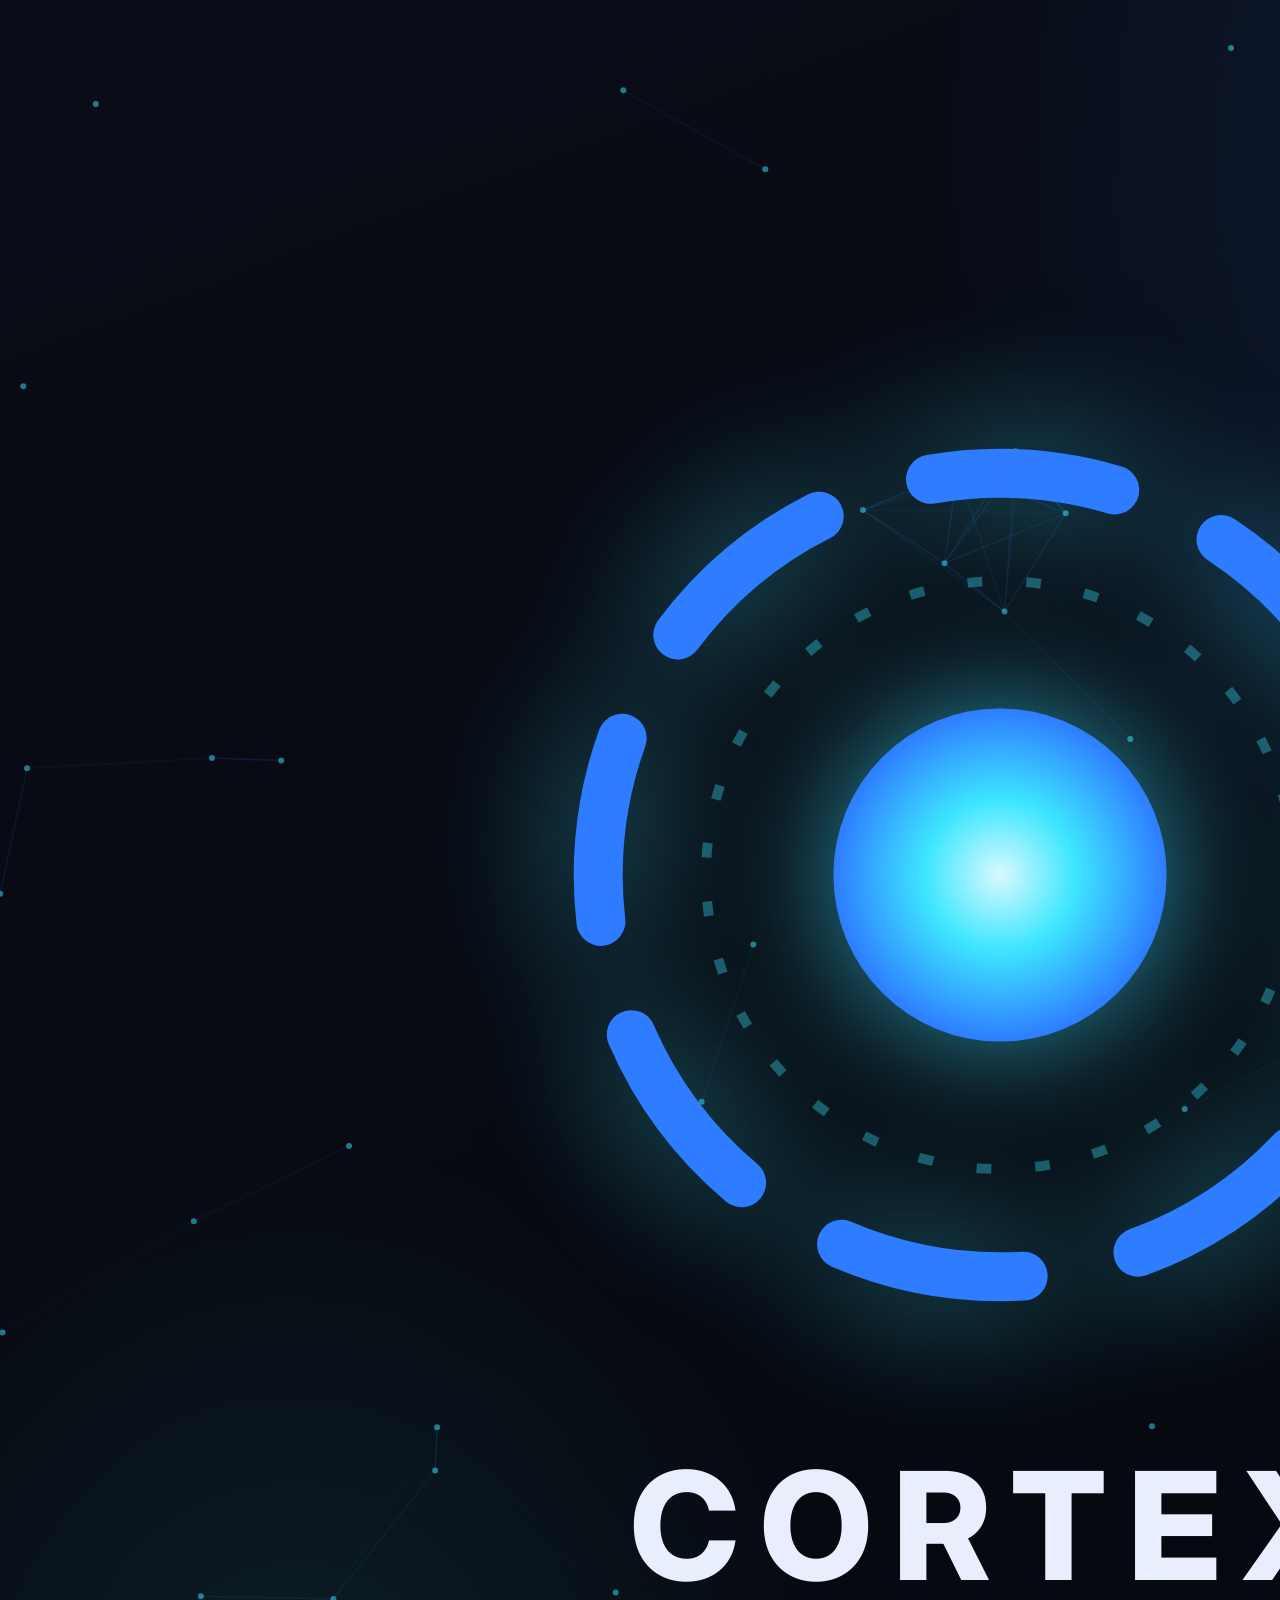
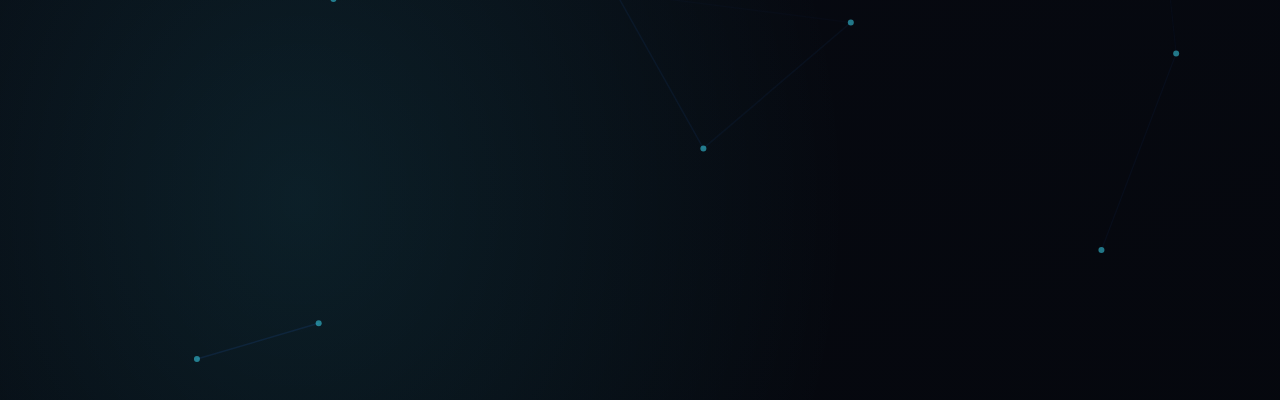
<file: _studio/out/cortex-pfp.html>
<!doctype html><html><head><meta charset="utf-8"><link rel="preconnect" href="https://fonts.googleapis.com"><link rel="preconnect" href="https://fonts.gstatic.com" crossorigin>
<link href="https://fonts.googleapis.com/css2?family=Inter:wght@400;600;700;800&family=JetBrains+Mono:wght@400;600;700&display=swap" rel="stylesheet"><style>
:root{--bg:#05070d;--blue:#2e7cff;--cyan:#3ee6ff;--ink:#e8eefc;--dim:#7686a8;
  --grad:linear-gradient(92deg,#2e7cff,#3ee6ff)}
*{margin:0;padding:0;box-sizing:border-box}
html,body{font-family:'Inter',system-ui,sans-serif;color:var(--ink);background:var(--bg);overflow:hidden}
.stage{position:relative;overflow:hidden;background:
  radial-gradient(55% 70% at 80% 10%,rgba(46,124,255,.16),transparent 60%),
  radial-gradient(50% 60% at 15% 90%,rgba(62,230,255,.10),transparent 55%),
  linear-gradient(160deg,#090d17,#05070d)}
.grad{background:var(--grad);-webkit-background-clip:text;background-clip:text;color:transparent}
.mono{font-family:'JetBrains Mono',monospace}

  .stage{width:2000px;height:2000px}
  .wrap{position:absolute;inset:0;display:flex;flex-direction:column;align-items:center;justify-content:center;gap:70px}</style></head>
  <body><div class="stage"><svg style="position:absolute;inset:0" width="2000" height="2000"><line x1="0.17218012370736344" y1="893.8313391496573" x2="27.058270772480533" y2="768.3568730803005" stroke="rgba(46,124,255,0.111)" stroke-width="1.5"/><line x1="0.17218012370736344" y1="893.8313391496573" x2="211.98060559666743" y2="758.0382631896242" stroke="rgba(46,124,255,0.007)" stroke-width="1.5"/><line x1="623.3170882907309" y1="90.30290231588432" x2="765.2864496993303" y2="169.36009664524352" stroke="rgba(46,124,255,0.083)" stroke-width="1.5"/><line x1="1720.8792230677227" y1="817.1020992179878" x2="1773.9658606117432" y2="1044.2193015684466" stroke="rgba(46,124,255,0.023)" stroke-width="1.5"/><line x1="1720.8792230677227" y1="817.1020992179878" x2="1706.12646439398" y2="867.487069623306" stroke="rgba(46,124,255,0.176)" stroke-width="1.5"/><line x1="1720.8792230677227" y1="817.1020992179878" x2="1652.925994085579" y2="727.182596329219" stroke="rgba(46,124,255,0.125)" stroke-width="1.5"/><line x1="1720.8792230677227" y1="817.1020992179878" x2="1757.896505183492" y2="966.5626189515751" stroke="rgba(46,124,255,0.090)" stroke-width="1.5"/><line x1="1720.8792230677227" y1="817.1020992179878" x2="1514.8854961222435" y2="680.5333265478413" stroke="rgba(46,124,255,0.011)" stroke-width="1.5"/><line x1="1720.8792230677227" y1="817.1020992179878" x2="1723.619289567517" y2="869.3997612546198" stroke="rgba(46,124,255,0.176)" stroke-width="1.5"/><line x1="1034.981556718695" y1="935.0237711030169" x2="1184.6914380717517" y2="1108.9996719309127" stroke="rgba(46,124,255,0.026)" stroke-width="1.5"/><line x1="1034.981556718695" y1="935.0237711030169" x2="1130.2873255360346" y2="739.0802841349878" stroke="rgba(46,124,255,0.036)" stroke-width="1.5"/><line x1="944.5209284054679" y1="563.2437106982077" x2="957.4861428502417" y2="469.60288401208953" stroke="rgba(46,124,255,0.140)" stroke-width="1.5"/><line x1="944.5209284054679" y1="563.2437106982077" x2="862.885113276022" y2="510.0988301029889" stroke="rgba(46,124,255,0.138)" stroke-width="1.5"/><line x1="944.5209284054679" y1="563.2437106982077" x2="1015.5560853963512" y2="451.1272564768453" stroke="rgba(46,124,255,0.108)" stroke-width="1.5"/><line x1="944.5209284054679" y1="563.2437106982077" x2="1130.2873255360346" y2="739.0802841349878" stroke="rgba(46,124,255,0.004)" stroke-width="1.5"/><line x1="944.5209284054679" y1="563.2437106982077" x2="1004.4988156317263" y2="611.5943224223305" stroke="rgba(46,124,255,0.155)" stroke-width="1.5"/><line x1="944.5209284054679" y1="563.2437106982077" x2="1065.776952107333" y2="513.2340679472471" stroke="rgba(46,124,255,0.109)" stroke-width="1.5"/><line x1="944.5209284054679" y1="563.2437106982077" x2="1017.936719124176" y2="462.43832002507446" stroke="rgba(46,124,255,0.114)" stroke-width="1.5"/><line x1="437.0457047769081" y1="1427.1601854950004" x2="435.14431660768776" y2="1470.529225408346" stroke="rgba(46,124,255,0.183)" stroke-width="1.5"/><line x1="437.0457047769081" y1="1427.1601854950004" x2="615.6715911886057" y2="1592.4331068957379" stroke="rgba(46,124,255,0.014)" stroke-width="1.5"/><line x1="437.0457047769081" y1="1427.1601854950004" x2="333.4086445781442" y2="1599.0894248704844" stroke="rgba(46,124,255,0.050)" stroke-width="1.5"/><line x1="281.2376144720416" y1="760.5864316041518" x2="27.058270772480533" y2="768.3568730803005" stroke="rgba(46,124,255,0.005)" stroke-width="1.5"/><line x1="281.2376144720416" y1="760.5864316041518" x2="211.98060559666743" y2="758.0382631896242" stroke="rgba(46,124,255,0.161)" stroke-width="1.5"/><line x1="1176.1559709795547" y1="1653.4042533735765" x2="1151.985850721591" y2="1426.1930777813277" stroke="rgba(46,124,255,0.027)" stroke-width="1.5"/><line x1="1176.1559709795547" y1="1653.4042533735765" x2="1101.4368986251936" y2="1849.955193628536" stroke="rgba(46,124,255,0.042)" stroke-width="1.5"/><line x1="435.14431660768776" y1="1470.529225408346" x2="615.6715911886057" y2="1592.4331068957379" stroke="rgba(46,124,255,0.036)" stroke-width="1.5"/><line x1="435.14431660768776" y1="1470.529225408346" x2="333.4086445781442" y2="1599.0894248704844" stroke="rgba(46,124,255,0.081)" stroke-width="1.5"/><line x1="1184.6914380717517" y1="1108.9996719309127" x2="1358.423200137179" y2="1018.7247055669897" stroke="rgba(46,124,255,0.054)" stroke-width="1.5"/><line x1="957.4861428502417" y1="469.60288401208953" x2="862.885113276022" y2="510.0988301029889" stroke="rgba(46,124,255,0.133)" stroke-width="1.5"/><line x1="957.4861428502417" y1="469.60288401208953" x2="1015.5560853963512" y2="451.1272564768453" stroke="rgba(46,124,255,0.168)" stroke-width="1.5"/><line x1="957.4861428502417" y1="469.60288401208953" x2="1004.4988156317263" y2="611.5943224223305" stroke="rgba(46,124,255,0.093)" stroke-width="1.5"/><line x1="957.4861428502417" y1="469.60288401208953" x2="1065.776952107333" y2="513.2340679472471" stroke="rgba(46,124,255,0.121)" stroke-width="1.5"/><line x1="957.4861428502417" y1="469.60288401208953" x2="1017.936719124176" y2="462.43832002507446" stroke="rgba(46,124,255,0.168)" stroke-width="1.5"/><line x1="615.6715911886057" y1="1592.4331068957379" x2="703.3824262690649" y2="1748.438304173033" stroke="rgba(46,124,255,0.069)" stroke-width="1.5"/><line x1="615.6715911886057" y1="1592.4331068957379" x2="850.8134991167176" y2="1622.479654672779" stroke="rgba(46,124,255,0.019)" stroke-width="1.5"/><line x1="27.058270772480533" y1="768.3568730803005" x2="211.98060559666743" y2="758.0382631896242" stroke="rgba(46,124,255,0.063)" stroke-width="1.5"/><line x1="1773.9658606117432" y1="1044.2193015684466" x2="1902.368031396702" y2="1099.503684369616" stroke="rgba(46,124,255,0.102)" stroke-width="1.5"/><line x1="1773.9658606117432" y1="1044.2193015684466" x2="1706.12646439398" y2="867.487069623306" stroke="rgba(46,124,255,0.060)" stroke-width="1.5"/><line x1="1773.9658606117432" y1="1044.2193015684466" x2="1722.3354567411986" y2="1292.0214493256162" stroke="rgba(46,124,255,0.006)" stroke-width="1.5"/><line x1="1773.9658606117432" y1="1044.2193015684466" x2="1924.9799893819634" y2="1138.6815426585645" stroke="rgba(46,124,255,0.069)" stroke-width="1.5"/><line x1="1773.9658606117432" y1="1044.2193015684466" x2="1757.896505183492" y2="966.5626189515751" stroke="rgba(46,124,255,0.153)" stroke-width="1.5"/><line x1="1773.9658606117432" y1="1044.2193015684466" x2="1723.619289567517" y2="869.3997612546198" stroke="rgba(46,124,255,0.066)" stroke-width="1.5"/><line x1="193.80146087789976" y1="1221.1529748612795" x2="2.578236163863091" y2="1332.4152060469683" stroke="rgba(46,124,255,0.033)" stroke-width="1.5"/><line x1="193.80146087789976" y1="1221.1529748612795" x2="349.0894280136979" y2="1146.0166262211355" stroke="rgba(46,124,255,0.074)" stroke-width="1.5"/><line x1="1918.0484935259672" y1="641.0306909312637" x2="1898.5288170625126" y2="573.8283696462532" stroke="rgba(46,124,255,0.161)" stroke-width="1.5"/><line x1="1918.0484935259672" y1="641.0306909312637" x2="1746.6844095600231" y2="524.8714753076767" stroke="rgba(46,124,255,0.045)" stroke-width="1.5"/><line x1="1802.822481749031" y1="37.450755963777546" x2="1654.44266128095" y2="217.8081489251033" stroke="rgba(46,124,255,0.022)" stroke-width="1.5"/><line x1="1802.822481749031" y1="37.450755963777546" x2="1820.6874624922348" y2="294.1821069895206" stroke="rgba(46,124,255,0.002)" stroke-width="1.5"/><line x1="1898.5288170625126" y1="573.8283696462532" x2="1746.6844095600231" y2="524.8714753076767" stroke="rgba(46,124,255,0.085)" stroke-width="1.5"/><line x1="333.4086445781442" y1="1599.0894248704844" x2="200.84466142619246" y2="1596.2245900166336" stroke="rgba(46,124,255,0.108)" stroke-width="1.5"/><line x1="1895.9637982286345" y1="1463.5568286588214" x2="1999.619268812062" y2="1601.0509243239885" stroke="rgba(46,124,255,0.074)" stroke-width="1.5"/><line x1="1895.9637982286345" y1="1463.5568286588214" x2="1903.8295447378557" y2="1663.158409140612" stroke="rgba(46,124,255,0.051)" stroke-width="1.5"/><line x1="1895.9637982286345" y1="1463.5568286588214" x2="1988.0733378175987" y2="1548.5887003823132" stroke="rgba(46,124,255,0.114)" stroke-width="1.5"/><line x1="1895.9637982286345" y1="1463.5568286588214" x2="1722.3354567411986" y2="1292.0214493256162" stroke="rgba(46,124,255,0.013)" stroke-width="1.5"/><line x1="1999.619268812062" y1="1601.0509243239885" x2="1903.8295447378557" y2="1663.158409140612" stroke="rgba(46,124,255,0.123)" stroke-width="1.5"/><line x1="1999.619268812062" y1="1601.0509243239885" x2="1988.0733378175987" y2="1548.5887003823132" stroke="rgba(46,124,255,0.175)" stroke-width="1.5"/><line x1="862.885113276022" y1="510.0988301029889" x2="1015.5560853963512" y2="451.1272564768453" stroke="rgba(46,124,255,0.082)" stroke-width="1.5"/><line x1="862.885113276022" y1="510.0988301029889" x2="1004.4988156317263" y2="611.5943224223305" stroke="rgba(46,124,255,0.073)" stroke-width="1.5"/><line x1="862.885113276022" y1="510.0988301029889" x2="1065.776952107333" y2="513.2340679472471" stroke="rgba(46,124,255,0.048)" stroke-width="1.5"/><line x1="862.885113276022" y1="510.0988301029889" x2="1017.936719124176" y2="462.43832002507446" stroke="rgba(46,124,255,0.083)" stroke-width="1.5"/><line x1="1903.8295447378557" y1="1663.158409140612" x2="1988.0733378175987" y2="1548.5887003823132" stroke="rgba(46,124,255,0.100)" stroke-width="1.5"/><line x1="703.3824262690649" y1="1748.438304173033" x2="850.8134991167176" y2="1622.479654672779" stroke="rgba(46,124,255,0.056)" stroke-width="1.5"/><line x1="1902.368031396702" y1="1099.503684369616" x2="1924.9799893819634" y2="1138.6815426585645" stroke="rgba(46,124,255,0.182)" stroke-width="1.5"/><line x1="1902.368031396702" y1="1099.503684369616" x2="1757.896505183492" y2="966.5626189515751" stroke="rgba(46,124,255,0.054)" stroke-width="1.5"/><line x1="1706.12646439398" y1="867.487069623306" x2="1652.925994085579" y2="727.182596329219" stroke="rgba(46,124,255,0.093)" stroke-width="1.5"/><line x1="1706.12646439398" y1="867.487069623306" x2="1757.896505183492" y2="966.5626189515751" stroke="rgba(46,124,255,0.125)" stroke-width="1.5"/><line x1="1706.12646439398" y1="867.487069623306" x2="1723.619289567517" y2="869.3997612546198" stroke="rgba(46,124,255,0.205)" stroke-width="1.5"/><line x1="1015.5560853963512" y1="451.1272564768453" x2="1004.4988156317263" y2="611.5943224223305" stroke="rgba(46,124,255,0.084)" stroke-width="1.5"/><line x1="1015.5560853963512" y1="451.1272564768453" x2="1065.776952107333" y2="513.2340679472471" stroke="rgba(46,124,255,0.152)" stroke-width="1.5"/><line x1="1015.5560853963512" y1="451.1272564768453" x2="1017.936719124176" y2="462.43832002507446" stroke="rgba(46,124,255,0.210)" stroke-width="1.5"/><line x1="1654.44266128095" y1="217.8081489251033" x2="1820.6874624922348" y2="294.1821069895206" stroke="rgba(46,124,255,0.065)" stroke-width="1.5"/><line x1="701.5589842114407" y1="1101.8476416831127" x2="753.3137680745282" y2="944.5000285955612" stroke="rgba(46,124,255,0.080)" stroke-width="1.5"/><line x1="196.93931480727124" y1="1959.0639658081643" x2="318.6721728735939" y2="1923.2094864934727" stroke="rgba(46,124,255,0.113)" stroke-width="1.5"/><line x1="1130.2873255360346" y1="739.0802841349878" x2="1004.4988156317263" y2="611.5943224223305" stroke="rgba(46,124,255,0.068)" stroke-width="1.5"/><line x1="1130.2873255360346" y1="739.0802841349878" x2="1065.776952107333" y2="513.2340679472471" stroke="rgba(46,124,255,0.021)" stroke-width="1.5"/><line x1="1722.3354567411986" y1="1292.0214493256162" x2="1924.9799893819634" y2="1138.6815426585645" stroke="rgba(46,124,255,0.005)" stroke-width="1.5"/><line x1="1004.4988156317263" y1="611.5943224223305" x2="1065.776952107333" y2="513.2340679472471" stroke="rgba(46,124,255,0.122)" stroke-width="1.5"/><line x1="1004.4988156317263" y1="611.5943224223305" x2="1017.936719124176" y2="462.43832002507446" stroke="rgba(46,124,255,0.093)" stroke-width="1.5"/><line x1="1065.776952107333" y1="513.2340679472471" x2="1017.936719124176" y2="462.43832002507446" stroke="rgba(46,124,255,0.161)" stroke-width="1.5"/><line x1="1924.9799893819634" y1="1138.6815426585645" x2="1757.896505183492" y2="966.5626189515751" stroke="rgba(46,124,255,0.017)" stroke-width="1.5"/><line x1="1820.6874624922348" y1="294.1821069895206" x2="1746.6844095600231" y2="524.8714753076767" stroke="rgba(46,124,255,0.015)" stroke-width="1.5"/><line x1="1381.8394957957041" y1="576.4058384003145" x2="1514.8854961222435" y2="680.5333265478413" stroke="rgba(46,124,255,0.077)" stroke-width="1.5"/><line x1="1652.925994085579" y1="727.182596329219" x2="1746.6844095600231" y2="524.8714753076767" stroke="rgba(46,124,255,0.031)" stroke-width="1.5"/><line x1="1652.925994085579" y1="727.182596329219" x2="1514.8854961222435" y2="680.5333265478413" stroke="rgba(46,124,255,0.097)" stroke-width="1.5"/><line x1="1652.925994085579" y1="727.182596329219" x2="1723.619289567517" y2="869.3997612546198" stroke="rgba(46,124,255,0.086)" stroke-width="1.5"/><line x1="1757.896505183492" y1="966.5626189515751" x2="1723.619289567517" y2="869.3997612546198" stroke="rgba(46,124,255,0.133)" stroke-width="1.5"/><circle cx="0.17218012370736344" cy="893.8313391496573" r="3" fill="rgba(62,230,255,.5)"/><circle cx="623.3170882907309" cy="90.30290231588432" r="3" fill="rgba(62,230,255,.5)"/><circle cx="1720.8792230677227" cy="817.1020992179878" r="3" fill="rgba(62,230,255,.5)"/><circle cx="1034.981556718695" cy="935.0237711030169" r="3" fill="rgba(62,230,255,.5)"/><circle cx="944.5209284054679" cy="563.2437106982077" r="3" fill="rgba(62,230,255,.5)"/><circle cx="437.0457047769081" cy="1427.1601854950004" r="3" fill="rgba(62,230,255,.5)"/><circle cx="281.2376144720416" cy="760.5864316041518" r="3" fill="rgba(62,230,255,.5)"/><circle cx="1176.1559709795547" cy="1653.4042533735765" r="3" fill="rgba(62,230,255,.5)"/><circle cx="765.2864496993303" cy="169.36009664524352" r="3" fill="rgba(62,230,255,.5)"/><circle cx="435.14431660768776" cy="1470.529225408346" r="3" fill="rgba(62,230,255,.5)"/><circle cx="1184.6914380717517" cy="1108.9996719309127" r="3" fill="rgba(62,230,255,.5)"/><circle cx="957.4861428502417" cy="469.60288401208953" r="3" fill="rgba(62,230,255,.5)"/><circle cx="615.6715911886057" cy="1592.4331068957379" r="3" fill="rgba(62,230,255,.5)"/><circle cx="23.227596666304205" cy="386.21717057480345" r="3" fill="rgba(62,230,255,.5)"/><circle cx="1151.985850721591" cy="1426.1930777813277" r="3" fill="rgba(62,230,255,.5)"/><circle cx="27.058270772480533" cy="768.3568730803005" r="3" fill="rgba(62,230,255,.5)"/><circle cx="1773.9658606117432" cy="1044.2193015684466" r="3" fill="rgba(62,230,255,.5)"/><circle cx="193.80146087789976" cy="1221.1529748612795" r="3" fill="rgba(62,230,255,.5)"/><circle cx="1918.0484935259672" cy="641.0306909312637" r="3" fill="rgba(62,230,255,.5)"/><circle cx="1802.822481749031" cy="37.450755963777546" r="3" fill="rgba(62,230,255,.5)"/><circle cx="1434.8554832091813" cy="1616.1062967107196" r="3" fill="rgba(62,230,255,.5)"/><circle cx="1898.5288170625126" cy="573.8283696462532" r="3" fill="rgba(62,230,255,.5)"/><circle cx="333.4086445781442" cy="1599.0894248704844" r="3" fill="rgba(62,230,255,.5)"/><circle cx="1895.9637982286345" cy="1463.5568286588214" r="3" fill="rgba(62,230,255,.5)"/><circle cx="1999.619268812062" cy="1601.0509243239885" r="3" fill="rgba(62,230,255,.5)"/><circle cx="862.885113276022" cy="510.0988301029889" r="3" fill="rgba(62,230,255,.5)"/><circle cx="1231.0375409345318" cy="47.950486674881766" r="3" fill="rgba(62,230,255,.5)"/><circle cx="1903.8295447378557" cy="1663.158409140612" r="3" fill="rgba(62,230,255,.5)"/><circle cx="703.3824262690649" cy="1748.438304173033" r="3" fill="rgba(62,230,255,.5)"/><circle cx="2.578236163863091" cy="1332.4152060469683" r="3" fill="rgba(62,230,255,.5)"/><circle cx="1902.368031396702" cy="1099.503684369616" r="3" fill="rgba(62,230,255,.5)"/><circle cx="1358.423200137179" cy="1018.7247055669897" r="3" fill="rgba(62,230,255,.5)"/><circle cx="1706.12646439398" cy="867.487069623306" r="3" fill="rgba(62,230,255,.5)"/><circle cx="1855.1791589032762" cy="1996.1236873623561" r="3" fill="rgba(62,230,255,.5)"/><circle cx="850.8134991167176" cy="1622.479654672779" r="3" fill="rgba(62,230,255,.5)"/><circle cx="1015.5560853963512" cy="451.1272564768453" r="3" fill="rgba(62,230,255,.5)"/><circle cx="95.79960633805003" cy="103.98372360690671" r="3" fill="rgba(62,230,255,.5)"/><circle cx="1654.44266128095" cy="217.8081489251033" r="3" fill="rgba(62,230,255,.5)"/><circle cx="701.5589842114407" cy="1101.8476416831127" r="3" fill="rgba(62,230,255,.5)"/><circle cx="753.3137680745282" cy="944.5000285955612" r="3" fill="rgba(62,230,255,.5)"/><circle cx="211.98060559666743" cy="758.0382631896242" r="3" fill="rgba(62,230,255,.5)"/><circle cx="349.0894280136979" cy="1146.0166262211355" r="3" fill="rgba(62,230,255,.5)"/><circle cx="1101.4368986251936" cy="1849.955193628536" r="3" fill="rgba(62,230,255,.5)"/><circle cx="196.93931480727124" cy="1959.0639658081643" r="3" fill="rgba(62,230,255,.5)"/><circle cx="1988.0733378175987" cy="1548.5887003823132" r="3" fill="rgba(62,230,255,.5)"/><circle cx="1130.2873255360346" cy="739.0802841349878" r="3" fill="rgba(62,230,255,.5)"/><circle cx="1722.3354567411986" cy="1292.0214493256162" r="3" fill="rgba(62,230,255,.5)"/><circle cx="1004.4988156317263" cy="611.5943224223305" r="3" fill="rgba(62,230,255,.5)"/><circle cx="1065.776952107333" cy="513.2340679472471" r="3" fill="rgba(62,230,255,.5)"/><circle cx="1924.9799893819634" cy="1138.6815426585645" r="3" fill="rgba(62,230,255,.5)"/><circle cx="1820.6874624922348" cy="294.1821069895206" r="3" fill="rgba(62,230,255,.5)"/><circle cx="318.6721728735939" cy="1923.2094864934727" r="3" fill="rgba(62,230,255,.5)"/><circle cx="1381.8394957957041" cy="576.4058384003145" r="3" fill="rgba(62,230,255,.5)"/><circle cx="1652.925994085579" cy="727.182596329219" r="3" fill="rgba(62,230,255,.5)"/><circle cx="1757.896505183492" cy="966.5626189515751" r="3" fill="rgba(62,230,255,.5)"/><circle cx="1017.936719124176" cy="462.43832002507446" r="3" fill="rgba(62,230,255,.5)"/><circle cx="200.84466142619246" cy="1596.2245900166336" r="3" fill="rgba(62,230,255,.5)"/><circle cx="1746.6844095600231" cy="524.8714753076767" r="3" fill="rgba(62,230,255,.5)"/><circle cx="1514.8854961222435" cy="680.5333265478413" r="3" fill="rgba(62,230,255,.5)"/><circle cx="1723.619289567517" cy="869.3997612546198" r="3" fill="rgba(62,230,255,.5)"/></svg>
   <div class="wrap"><svg width="980" height="980" viewBox="0 0 200 200" style="filter:drop-shadow(0 0 68.60000000000001px rgba(62,230,255,.65))">
    <defs><radialGradient id="c" cx="50%" cy="50%" r="50%"><stop offset="0" stop-color="#d8f9ff"/><stop offset=".45" stop-color="#3ee6ff"/><stop offset="1" stop-color="#2e7cff"/></radialGradient></defs>
    <circle cx="100" cy="100" r="82" fill="none" stroke="#2e7cff" stroke-width="10" stroke-dasharray="38 24" stroke-linecap="round"/>
    <circle cx="100" cy="100" r="60" fill="none" stroke="rgba(62,230,255,.35)" stroke-width="2" stroke-dasharray="3 9"/>
    <circle cx="100" cy="100" r="34" fill="url(#c)"/>
  </svg>
     <div style="font-size:150px;font-weight:800;letter-spacing:.14em">CORTEX</div>
   </div></div></body></html>
</file>
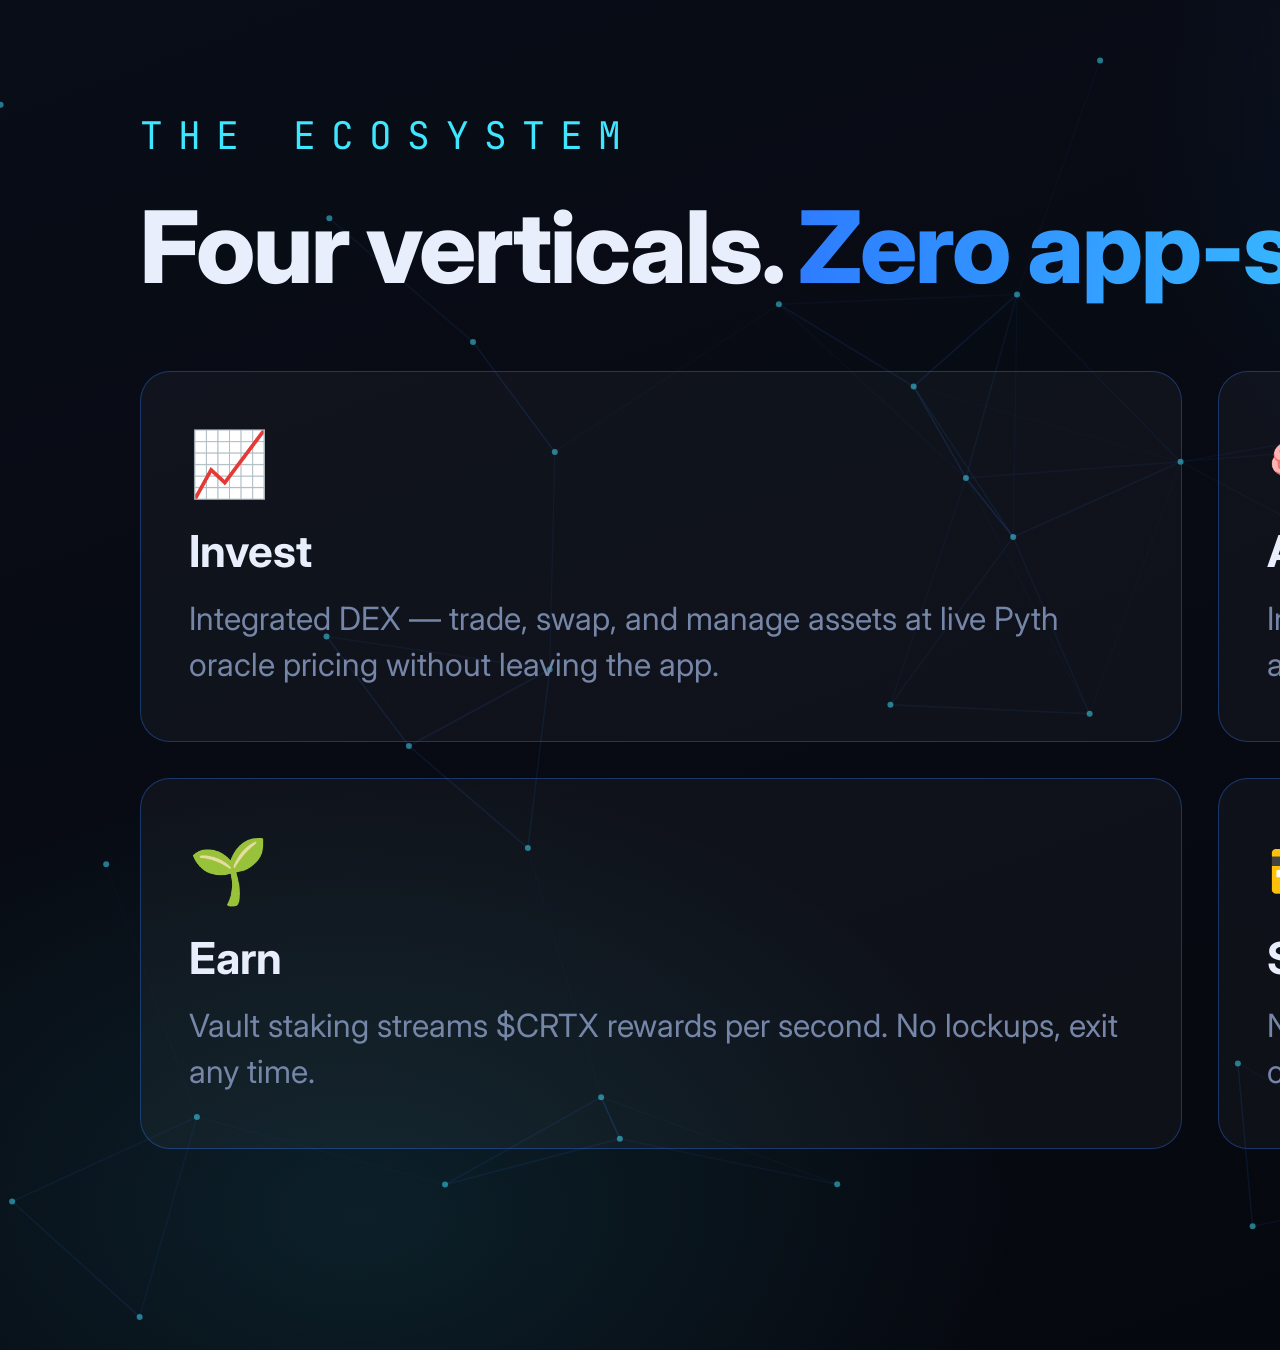
<file: _studio/out/cortex-pillars.html>
<!doctype html><html><head><meta charset="utf-8"><link rel="preconnect" href="https://fonts.googleapis.com"><link rel="preconnect" href="https://fonts.gstatic.com" crossorigin>
<link href="https://fonts.googleapis.com/css2?family=Inter:wght@400;600;700;800&family=JetBrains+Mono:wght@400;600;700&display=swap" rel="stylesheet"><style>
:root{--bg:#05070d;--blue:#2e7cff;--cyan:#3ee6ff;--ink:#e8eefc;--dim:#7686a8;
  --grad:linear-gradient(92deg,#2e7cff,#3ee6ff)}
*{margin:0;padding:0;box-sizing:border-box}
html,body{font-family:'Inter',system-ui,sans-serif;color:var(--ink);background:var(--bg);overflow:hidden}
.stage{position:relative;overflow:hidden;background:
  radial-gradient(55% 70% at 80% 10%,rgba(46,124,255,.16),transparent 60%),
  radial-gradient(50% 60% at 15% 90%,rgba(62,230,255,.10),transparent 55%),
  linear-gradient(160deg,#090d17,#05070d)}
.grad{background:var(--grad);-webkit-background-clip:text;background-clip:text;color:transparent}
.mono{font-family:'JetBrains Mono',monospace}

  .stage{width:2400px;height:1350px}
  .wrap{position:absolute;inset:0;padding:110px 140px;display:flex;flex-direction:column}
  .ey{font-size:38px;letter-spacing:.4em;color:var(--cyan);text-transform:uppercase;margin-bottom:26px}
  .h{font-size:100px;font-weight:800;letter-spacing:-.02em;margin-bottom:64px}
  .grid{display:grid;grid-template-columns:1fr 1fr;gap:36px}</style></head>
  <body><div class="stage"><svg style="position:absolute;inset:0" width="2400" height="1350"><line x1="1017.0359713104721" y1="294.5080209963527" x2="1100.1194463577679" y2="60.48840093914811" stroke="rgba(46,124,255,0.045)" stroke-width="1.5"/><line x1="1017.0359713104721" y1="294.5080209963527" x2="965.9338177023146" y2="477.94169407707716" stroke="rgba(46,124,255,0.086)" stroke-width="1.5"/><line x1="1017.0359713104721" y1="294.5080209963527" x2="913.6601970128995" y2="386.3987976389001" stroke="rgba(46,124,255,0.122)" stroke-width="1.5"/><line x1="1017.0359713104721" y1="294.5080209963527" x2="1013.2060908773942" y2="537.0577742052534" stroke="rgba(46,124,255,0.049)" stroke-width="1.5"/><line x1="1017.0359713104721" y1="294.5080209963527" x2="1180.556974737233" y2="461.85435487975104" stroke="rgba(46,124,255,0.055)" stroke-width="1.5"/><line x1="1017.0359713104721" y1="294.5080209963527" x2="778.8505401363832" y2="304.32829060793307" stroke="rgba(46,124,255,0.052)" stroke-width="1.5"/><line x1="1237.88246346539" y1="1063.441947830581" x2="1252.6078524312973" y2="1226.3488947070896" stroke="rgba(46,124,255,0.105)" stroke-width="1.5"/><line x1="1237.88246346539" y1="1063.441947830581" x2="1456.6611065793136" y2="1183.0602816692833" stroke="rgba(46,124,255,0.044)" stroke-width="1.5"/><line x1="139.65259424394583" y1="1316.8976951236361" x2="196.89329610992843" y2="1116.9155922564285" stroke="rgba(46,124,255,0.073)" stroke-width="1.5"/><line x1="139.65259424394583" y1="1316.8976951236361" x2="12.12209500936889" y2="1201.5285876353869" stroke="rgba(46,124,255,0.099)" stroke-width="1.5"/><line x1="2132.554565245544" y1="137.5751710438985" x2="1823.8217507599957" y2="96.84282557426151" stroke="rgba(46,124,255,0.000)" stroke-width="1.5"/><line x1="2132.554565245544" y1="137.5751710438985" x2="1933.5141753468263" y2="322.16909293652003" stroke="rgba(46,124,255,0.029)" stroke-width="1.5"/><line x1="2132.554565245544" y1="137.5751710438985" x2="2126.1244161641807" y2="97.34764015178553" stroke="rgba(46,124,255,0.191)" stroke-width="1.5"/><line x1="2132.554565245544" y1="137.5751710438985" x2="2260.9564996608333" y2="391.438012286759" stroke="rgba(46,124,255,0.019)" stroke-width="1.5"/><line x1="2132.554565245544" y1="137.5751710438985" x2="2042.1878723624106" y2="366.5085722070693" stroke="rgba(46,124,255,0.046)" stroke-width="1.5"/><line x1="2132.554565245544" y1="137.5751710438985" x2="1964.4922131507155" y2="236.6023635429341" stroke="rgba(46,124,255,0.082)" stroke-width="1.5"/><line x1="2132.554565245544" y1="137.5751710438985" x2="1858.8093289447993" y2="117.22026107237686" stroke="rgba(46,124,255,0.026)" stroke-width="1.5"/><line x1="1823.8217507599957" y1="96.84282557426151" x2="1933.5141753468263" y2="322.16909293652003" stroke="rgba(46,124,255,0.043)" stroke-width="1.5"/><line x1="1823.8217507599957" y1="96.84282557426151" x2="2126.1244161641807" y2="97.34764015178553" stroke="rgba(46,124,255,0.007)" stroke-width="1.5"/><line x1="1823.8217507599957" y1="96.84282557426151" x2="1964.4922131507155" y2="236.6023635429341" stroke="rgba(46,124,255,0.080)" stroke-width="1.5"/><line x1="1823.8217507599957" y1="96.84282557426151" x2="1858.8093289447993" y2="117.22026107237686" stroke="rgba(46,124,255,0.191)" stroke-width="1.5"/><line x1="1577.5456473126756" y1="567.9530910765534" x2="1468.309450833271" y2="605.7788370669721" stroke="rgba(46,124,255,0.138)" stroke-width="1.5"/><line x1="1577.5456473126756" y1="567.9530910765534" x2="1733.1814837330865" y2="439.4233698674587" stroke="rgba(46,124,255,0.078)" stroke-width="1.5"/><line x1="1577.5456473126756" y1="567.9530910765534" x2="1579.6930886710497" y2="619.7294780610732" stroke="rgba(46,124,255,0.183)" stroke-width="1.5"/><line x1="1577.5456473126756" y1="567.9530910765534" x2="1393.6230267368364" y2="574.9933308805308" stroke="rgba(46,124,255,0.090)" stroke-width="1.5"/><line x1="1577.5456473126756" y1="567.9530910765534" x2="1406.1731341323691" y2="422.9242665334252" stroke="rgba(46,124,255,0.062)" stroke-width="1.5"/><line x1="1577.5456473126756" y1="567.9530910765534" x2="1414.8859414341327" y2="443.2599469522293" stroke="rgba(46,124,255,0.075)" stroke-width="1.5"/><line x1="1933.5141753468263" y1="322.16909293652003" x2="2126.1244161641807" y2="97.34764015178553" stroke="rgba(46,124,255,0.011)" stroke-width="1.5"/><line x1="1933.5141753468263" y1="322.16909293652003" x2="2042.1878723624106" y2="366.5085722070693" stroke="rgba(46,124,255,0.137)" stroke-width="1.5"/><line x1="1933.5141753468263" y1="322.16909293652003" x2="1964.4922131507155" y2="236.6023635429341" stroke="rgba(46,124,255,0.156)" stroke-width="1.5"/><line x1="1933.5141753468263" y1="322.16909293652003" x2="1733.1814837330865" y2="439.4233698674587" stroke="rgba(46,124,255,0.056)" stroke-width="1.5"/><line x1="1933.5141753468263" y1="322.16909293652003" x2="1858.8093289447993" y2="117.22026107237686" stroke="rgba(46,124,255,0.066)" stroke-width="1.5"/><line x1="2126.1244161641807" y1="97.34764015178553" x2="2042.1878723624106" y2="366.5085722070693" stroke="rgba(46,124,255,0.021)" stroke-width="1.5"/><line x1="2126.1244161641807" y1="97.34764015178553" x2="1964.4922131507155" y2="236.6023635429341" stroke="rgba(46,124,255,0.070)" stroke-width="1.5"/><line x1="2126.1244161641807" y1="97.34764015178553" x2="1858.8093289447993" y2="117.22026107237686" stroke="rgba(46,124,255,0.031)" stroke-width="1.5"/><line x1="2260.9564996608333" y1="391.438012286759" x2="2042.1878723624106" y2="366.5085722070693" stroke="rgba(46,124,255,0.065)" stroke-width="1.5"/><line x1="2260.9564996608333" y1="391.438012286759" x2="2197.586602623382" y2="696.392038788829" stroke="rgba(46,124,255,0.000)" stroke-width="1.5"/><line x1="619.8622285480901" y1="1138.7673043593613" x2="527.8697884305705" y2="847.9879608368445" stroke="rgba(46,124,255,0.005)" stroke-width="1.5"/><line x1="619.8622285480901" y1="1138.7673043593613" x2="445.0827622996097" y2="1184.6171078666193" stroke="rgba(46,124,255,0.093)" stroke-width="1.5"/><line x1="619.8622285480901" y1="1138.7673043593613" x2="601.1513373819885" y2="1097.1716507324818" stroke="rgba(46,124,255,0.188)" stroke-width="1.5"/><line x1="619.8622285480901" y1="1138.7673043593613" x2="837.2050550008216" y2="1184.2646618300419" stroke="rgba(46,124,255,0.063)" stroke-width="1.5"/><line x1="554.8166538378301" y1="451.96934198121045" x2="326.50272861425896" y2="636.3898986654309" stroke="rgba(46,124,255,0.013)" stroke-width="1.5"/><line x1="554.8166538378301" y1="451.96934198121045" x2="472.9819616642697" y2="341.904201401353" stroke="rgba(46,124,255,0.123)" stroke-width="1.5"/><line x1="554.8166538378301" y1="451.96934198121045" x2="549.6989554491355" y2="669.5686314113292" stroke="rgba(46,124,255,0.067)" stroke-width="1.5"/><line x1="554.8166538378301" y1="451.96934198121045" x2="778.8505401363832" y2="304.32829060793307" stroke="rgba(46,124,255,0.031)" stroke-width="1.5"/><line x1="2042.1878723624106" y1="366.5085722070693" x2="1964.4922131507155" y2="236.6023635429341" stroke="rgba(46,124,255,0.113)" stroke-width="1.5"/><line x1="2042.1878723624106" y1="366.5085722070693" x2="1975.1038646209536" y2="658.4921349578035" stroke="rgba(46,124,255,0.009)" stroke-width="1.5"/><line x1="2042.1878723624106" y1="366.5085722070693" x2="1858.8093289447993" y2="117.22026107237686" stroke="rgba(46,124,255,0.002)" stroke-width="1.5"/><line x1="2150.3521497130173" y1="994.8263775067527" x2="2197.586602623382" y2="696.392038788829" stroke="rgba(46,124,255,0.007)" stroke-width="1.5"/><line x1="2150.3521497130173" y1="994.8263775067527" x2="2115.534453706599" y2="1230.5044388307745" stroke="rgba(46,124,255,0.052)" stroke-width="1.5"/><line x1="527.8697884305705" y1="847.9879608368445" x2="326.50272861425896" y2="636.3898986654309" stroke="rgba(46,124,255,0.014)" stroke-width="1.5"/><line x1="527.8697884305705" y1="847.9879608368445" x2="601.1513373819885" y2="1097.1716507324818" stroke="rgba(46,124,255,0.037)" stroke-width="1.5"/><line x1="527.8697884305705" y1="847.9879608368445" x2="408.90856478778113" y2="746.0147183835575" stroke="rgba(46,124,255,0.110)" stroke-width="1.5"/><line x1="527.8697884305705" y1="847.9879608368445" x2="549.6989554491355" y2="669.5686314113292" stroke="rgba(46,124,255,0.093)" stroke-width="1.5"/><line x1="326.50272861425896" y1="636.3898986654309" x2="408.90856478778113" y2="746.0147183835575" stroke="rgba(46,124,255,0.123)" stroke-width="1.5"/><line x1="326.50272861425896" y1="636.3898986654309" x2="549.6989554491355" y2="669.5686314113292" stroke="rgba(46,124,255,0.061)" stroke-width="1.5"/><line x1="1964.4922131507155" y1="236.6023635429341" x2="1733.1814837330865" y2="439.4233698674587" stroke="rgba(46,124,255,0.003)" stroke-width="1.5"/><line x1="1964.4922131507155" y1="236.6023635429341" x2="1858.8093289447993" y2="117.22026107237686" stroke="rgba(46,124,255,0.108)" stroke-width="1.5"/><line x1="1468.309450833271" y1="605.7788370669721" x2="1579.6930886710497" y2="619.7294780610732" stroke="rgba(46,124,255,0.141)" stroke-width="1.5"/><line x1="1468.309450833271" y1="605.7788370669721" x2="1393.6230267368364" y2="574.9933308805308" stroke="rgba(46,124,255,0.163)" stroke-width="1.5"/><line x1="1468.309450833271" y1="605.7788370669721" x2="1406.1731341323691" y2="422.9242665334252" stroke="rgba(46,124,255,0.084)" stroke-width="1.5"/><line x1="1468.309450833271" y1="605.7788370669721" x2="1414.8859414341327" y2="443.2599469522293" stroke="rgba(46,124,255,0.099)" stroke-width="1.5"/><line x1="1733.1814837330865" y1="439.4233698674587" x2="1579.6930886710497" y2="619.7294780610732" stroke="rgba(46,124,255,0.053)" stroke-width="1.5"/><line x1="1579.6930886710497" y1="619.7294780610732" x2="1393.6230267368364" y2="574.9933308805308" stroke="rgba(46,124,255,0.085)" stroke-width="1.5"/><line x1="1579.6930886710497" y1="619.7294780610732" x2="1406.1731341323691" y2="422.9242665334252" stroke="rgba(46,124,255,0.035)" stroke-width="1.5"/><line x1="1579.6930886710497" y1="619.7294780610732" x2="1414.8859414341327" y2="443.2599469522293" stroke="rgba(46,124,255,0.050)" stroke-width="1.5"/><line x1="965.9338177023146" y1="477.94169407707716" x2="1089.6215272553366" y2="713.8173264981327" stroke="rgba(46,124,255,0.032)" stroke-width="1.5"/><line x1="965.9338177023146" y1="477.94169407707716" x2="890.417865705871" y2="704.8512666974456" stroke="rgba(46,124,255,0.051)" stroke-width="1.5"/><line x1="965.9338177023146" y1="477.94169407707716" x2="913.6601970128995" y2="386.3987976389001" stroke="rgba(46,124,255,0.146)" stroke-width="1.5"/><line x1="965.9338177023146" y1="477.94169407707716" x2="1013.2060908773942" y2="537.0577742052534" stroke="rgba(46,124,255,0.167)" stroke-width="1.5"/><line x1="965.9338177023146" y1="477.94169407707716" x2="1180.556974737233" y2="461.85435487975104" stroke="rgba(46,124,255,0.068)" stroke-width="1.5"/><line x1="965.9338177023146" y1="477.94169407707716" x2="778.8505401363832" y2="304.32829060793307" stroke="rgba(46,124,255,0.040)" stroke-width="1.5"/><line x1="472.9819616642697" y1="341.904201401353" x2="329.3144603862029" y2="218.32633738793726" stroke="rgba(46,124,255,0.086)" stroke-width="1.5"/><line x1="472.9819616642697" y1="341.904201401353" x2="778.8505401363832" y2="304.32829060793307" stroke="rgba(46,124,255,0.003)" stroke-width="1.5"/><line x1="1393.6230267368364" y1="574.9933308805308" x2="1406.1731341323691" y2="422.9242665334252" stroke="rgba(46,124,255,0.112)" stroke-width="1.5"/><line x1="1393.6230267368364" y1="574.9933308805308" x2="1414.8859414341327" y2="443.2599469522293" stroke="rgba(46,124,255,0.126)" stroke-width="1.5"/><line x1="1393.6230267368364" y1="574.9933308805308" x2="1180.556974737233" y2="461.85435487975104" stroke="rgba(46,124,255,0.050)" stroke-width="1.5"/><line x1="1089.6215272553366" y1="713.8173264981327" x2="890.417865705871" y2="704.8512666974456" stroke="rgba(46,124,255,0.079)" stroke-width="1.5"/><line x1="1089.6215272553366" y1="713.8173264981327" x2="1013.2060908773942" y2="537.0577742052534" stroke="rgba(46,124,255,0.084)" stroke-width="1.5"/><line x1="1089.6215272553366" y1="713.8173264981327" x2="1180.556974737233" y2="461.85435487975104" stroke="rgba(46,124,255,0.031)" stroke-width="1.5"/><line x1="1827.211473988002" y1="1093.074365445913" x2="1589.6071389269118" y2="1196.5409688402624" stroke="rgba(46,124,255,0.037)" stroke-width="1.5"/><line x1="890.417865705871" y1="704.8512666974456" x2="1013.2060908773942" y2="537.0577742052534" stroke="rgba(46,124,255,0.073)" stroke-width="1.5"/><line x1="196.89329610992843" y1="1116.9155922564285" x2="445.0827622996097" y2="1184.6171078666193" stroke="rgba(46,124,255,0.039)" stroke-width="1.5"/><line x1="196.89329610992843" y1="1116.9155922564285" x2="106.19006981430114" y2="864.2831450394741" stroke="rgba(46,124,255,0.031)" stroke-width="1.5"/><line x1="196.89329610992843" y1="1116.9155922564285" x2="12.12209500936889" y2="1201.5285876353869" stroke="rgba(46,124,255,0.077)" stroke-width="1.5"/><line x1="445.0827622996097" y1="1184.6171078666193" x2="601.1513373819885" y2="1097.1716507324818" stroke="rgba(46,124,255,0.094)" stroke-width="1.5"/><line x1="1406.1731341323691" y1="422.9242665334252" x2="1414.8859414341327" y2="443.2599469522293" stroke="rgba(46,124,255,0.204)" stroke-width="1.5"/><line x1="1406.1731341323691" y1="422.9242665334252" x2="1180.556974737233" y2="461.85435487975104" stroke="rgba(46,124,255,0.059)" stroke-width="1.5"/><line x1="601.1513373819885" y1="1097.1716507324818" x2="837.2050550008216" y2="1184.2646618300419" stroke="rgba(46,124,255,0.043)" stroke-width="1.5"/><line x1="913.6601970128995" y1="386.3987976389001" x2="1013.2060908773942" y2="537.0577742052534" stroke="rgba(46,124,255,0.093)" stroke-width="1.5"/><line x1="913.6601970128995" y1="386.3987976389001" x2="1180.556974737233" y2="461.85435487975104" stroke="rgba(46,124,255,0.024)" stroke-width="1.5"/><line x1="913.6601970128995" y1="386.3987976389001" x2="778.8505401363832" y2="304.32829060793307" stroke="rgba(46,124,255,0.109)" stroke-width="1.5"/><line x1="1252.6078524312973" y1="1226.3488947070896" x2="1456.6611065793136" y2="1183.0602816692833" stroke="rgba(46,124,255,0.073)" stroke-width="1.5"/><line x1="1414.8859414341327" y1="443.2599469522293" x2="1180.556974737233" y2="461.85435487975104" stroke="rgba(46,124,255,0.054)" stroke-width="1.5"/><line x1="1013.2060908773942" y1="537.0577742052534" x2="1180.556974737233" y2="461.85435487975104" stroke="rgba(46,124,255,0.091)" stroke-width="1.5"/><line x1="408.90856478778113" y1="746.0147183835575" x2="549.6989554491355" y2="669.5686314113292" stroke="rgba(46,124,255,0.107)" stroke-width="1.5"/><line x1="1456.6611065793136" y1="1183.0602816692833" x2="1589.6071389269118" y2="1196.5409688402624" stroke="rgba(46,124,255,0.126)" stroke-width="1.5"/><line x1="2197.586602623382" y1="696.392038788829" x2="1975.1038646209536" y2="658.4921349578035" stroke="rgba(46,124,255,0.061)" stroke-width="1.5"/><line x1="2197.586602623382" y1="696.392038788829" x2="2359.666196983152" y2="736.747141409082" stroke="rgba(46,124,255,0.102)" stroke-width="1.5"/><circle cx="0.5822818729012654" cy="104.85643379150724" r="3" fill="rgba(62,230,255,.5)"/><circle cx="1017.0359713104721" cy="294.5080209963527" r="3" fill="rgba(62,230,255,.5)"/><circle cx="1237.88246346539" cy="1063.441947830581" r="3" fill="rgba(62,230,255,.5)"/><circle cx="1100.1194463577679" cy="60.48840093914811" r="3" fill="rgba(62,230,255,.5)"/><circle cx="139.65259424394583" cy="1316.8976951236361" r="3" fill="rgba(62,230,255,.5)"/><circle cx="2132.554565245544" cy="137.5751710438985" r="3" fill="rgba(62,230,255,.5)"/><circle cx="1823.8217507599957" cy="96.84282557426151" r="3" fill="rgba(62,230,255,.5)"/><circle cx="1577.5456473126756" cy="567.9530910765534" r="3" fill="rgba(62,230,255,.5)"/><circle cx="1933.5141753468263" cy="322.16909293652003" r="3" fill="rgba(62,230,255,.5)"/><circle cx="2126.1244161641807" cy="97.34764015178553" r="3" fill="rgba(62,230,255,.5)"/><circle cx="2260.9564996608333" cy="391.438012286759" r="3" fill="rgba(62,230,255,.5)"/><circle cx="619.8622285480901" cy="1138.7673043593613" r="3" fill="rgba(62,230,255,.5)"/><circle cx="554.8166538378301" cy="451.96934198121045" r="3" fill="rgba(62,230,255,.5)"/><circle cx="2042.1878723624106" cy="366.5085722070693" r="3" fill="rgba(62,230,255,.5)"/><circle cx="2150.3521497130173" cy="994.8263775067527" r="3" fill="rgba(62,230,255,.5)"/><circle cx="527.8697884305705" cy="847.9879608368445" r="3" fill="rgba(62,230,255,.5)"/><circle cx="326.50272861425896" cy="636.3898986654309" r="3" fill="rgba(62,230,255,.5)"/><circle cx="1964.4922131507155" cy="236.6023635429341" r="3" fill="rgba(62,230,255,.5)"/><circle cx="1468.309450833271" cy="605.7788370669721" r="3" fill="rgba(62,230,255,.5)"/><circle cx="1733.1814837330865" cy="439.4233698674587" r="3" fill="rgba(62,230,255,.5)"/><circle cx="1579.6930886710497" cy="619.7294780610732" r="3" fill="rgba(62,230,255,.5)"/><circle cx="965.9338177023146" cy="477.94169407707716" r="3" fill="rgba(62,230,255,.5)"/><circle cx="472.9819616642697" cy="341.904201401353" r="3" fill="rgba(62,230,255,.5)"/><circle cx="1393.6230267368364" cy="574.9933308805308" r="3" fill="rgba(62,230,255,.5)"/><circle cx="1089.6215272553366" cy="713.8173264981327" r="3" fill="rgba(62,230,255,.5)"/><circle cx="1827.211473988002" cy="1093.074365445913" r="3" fill="rgba(62,230,255,.5)"/><circle cx="890.417865705871" cy="704.8512666974456" r="3" fill="rgba(62,230,255,.5)"/><circle cx="329.3144603862029" cy="218.32633738793726" r="3" fill="rgba(62,230,255,.5)"/><circle cx="196.89329610992843" cy="1116.9155922564285" r="3" fill="rgba(62,230,255,.5)"/><circle cx="445.0827622996097" cy="1184.6171078666193" r="3" fill="rgba(62,230,255,.5)"/><circle cx="106.19006981430114" cy="864.2831450394741" r="3" fill="rgba(62,230,255,.5)"/><circle cx="12.12209500936889" cy="1201.5285876353869" r="3" fill="rgba(62,230,255,.5)"/><circle cx="1406.1731341323691" cy="422.9242665334252" r="3" fill="rgba(62,230,255,.5)"/><circle cx="601.1513373819885" cy="1097.1716507324818" r="3" fill="rgba(62,230,255,.5)"/><circle cx="913.6601970128995" cy="386.3987976389001" r="3" fill="rgba(62,230,255,.5)"/><circle cx="1252.6078524312973" cy="1226.3488947070896" r="3" fill="rgba(62,230,255,.5)"/><circle cx="1414.8859414341327" cy="443.2599469522293" r="3" fill="rgba(62,230,255,.5)"/><circle cx="1013.2060908773942" cy="537.0577742052534" r="3" fill="rgba(62,230,255,.5)"/><circle cx="408.90856478778113" cy="746.0147183835575" r="3" fill="rgba(62,230,255,.5)"/><circle cx="1456.6611065793136" cy="1183.0602816692833" r="3" fill="rgba(62,230,255,.5)"/><circle cx="1589.6071389269118" cy="1196.5409688402624" r="3" fill="rgba(62,230,255,.5)"/><circle cx="1180.556974737233" cy="461.85435487975104" r="3" fill="rgba(62,230,255,.5)"/><circle cx="2197.586602623382" cy="696.392038788829" r="3" fill="rgba(62,230,255,.5)"/><circle cx="1975.1038646209536" cy="658.4921349578035" r="3" fill="rgba(62,230,255,.5)"/><circle cx="2359.666196983152" cy="736.747141409082" r="3" fill="rgba(62,230,255,.5)"/><circle cx="549.6989554491355" cy="669.5686314113292" r="3" fill="rgba(62,230,255,.5)"/><circle cx="2115.534453706599" cy="1230.5044388307745" r="3" fill="rgba(62,230,255,.5)"/><circle cx="778.8505401363832" cy="304.32829060793307" r="3" fill="rgba(62,230,255,.5)"/><circle cx="1858.8093289447993" cy="117.22026107237686" r="3" fill="rgba(62,230,255,.5)"/><circle cx="837.2050550008216" cy="1184.2646618300419" r="3" fill="rgba(62,230,255,.5)"/></svg>
   <div class="wrap">
     <div class="ey mono">The ecosystem</div>
     <div class="h">Four verticals. <span class="grad">Zero app-switching.</span></div>
     <div class="grid">
       <div style="background:rgba(255,255,255,.035);border:1px solid rgba(46,124,255,.35);border-radius:30px;padding:52px 48px">
  <div style="font-size:64px;margin-bottom:22px">📈</div>
  <div style="font-size:44px;font-weight:700;margin-bottom:18px">Invest</div>
  <div style="font-size:32px;color:var(--dim);line-height:1.45">Integrated DEX — trade, swap, and manage assets at live Pyth oracle pricing without leaving the app.</div></div>
       <div style="background:rgba(255,255,255,.035);border:1px solid rgba(46,124,255,.35);border-radius:30px;padding:52px 48px">
  <div style="font-size:64px;margin-bottom:22px">🧠</div>
  <div style="font-size:44px;font-weight:700;margin-bottom:18px">Analyze</div>
  <div style="font-size:32px;color:var(--dim);line-height:1.45">Instant portfolio analysis, risk flags, and price alerts that queue analysis the moment they fire.</div></div>
       <div style="background:rgba(255,255,255,.035);border:1px solid rgba(46,124,255,.35);border-radius:30px;padding:52px 48px">
  <div style="font-size:64px;margin-bottom:22px">🌱</div>
  <div style="font-size:44px;font-weight:700;margin-bottom:18px">Earn</div>
  <div style="font-size:32px;color:var(--dim);line-height:1.45">Vault staking streams $CRTX rewards per second. No lockups, exit any time.</div></div>
       <div style="background:rgba(255,255,255,.035);border:1px solid rgba(46,124,255,.35);border-radius:30px;padding:52px 48px">
  <div style="font-size:64px;margin-bottom:22px">💳</div>
  <div style="font-size:44px;font-weight:700;margin-bottom:18px">Spend</div>
  <div style="font-size:32px;color:var(--dim);line-height:1.45">Next-gen banking rail. Low fees, fast settlement, 2% AI-powered cashback in $CRTX.</div></div>
     </div>
   </div></div></body></html>
</file>
